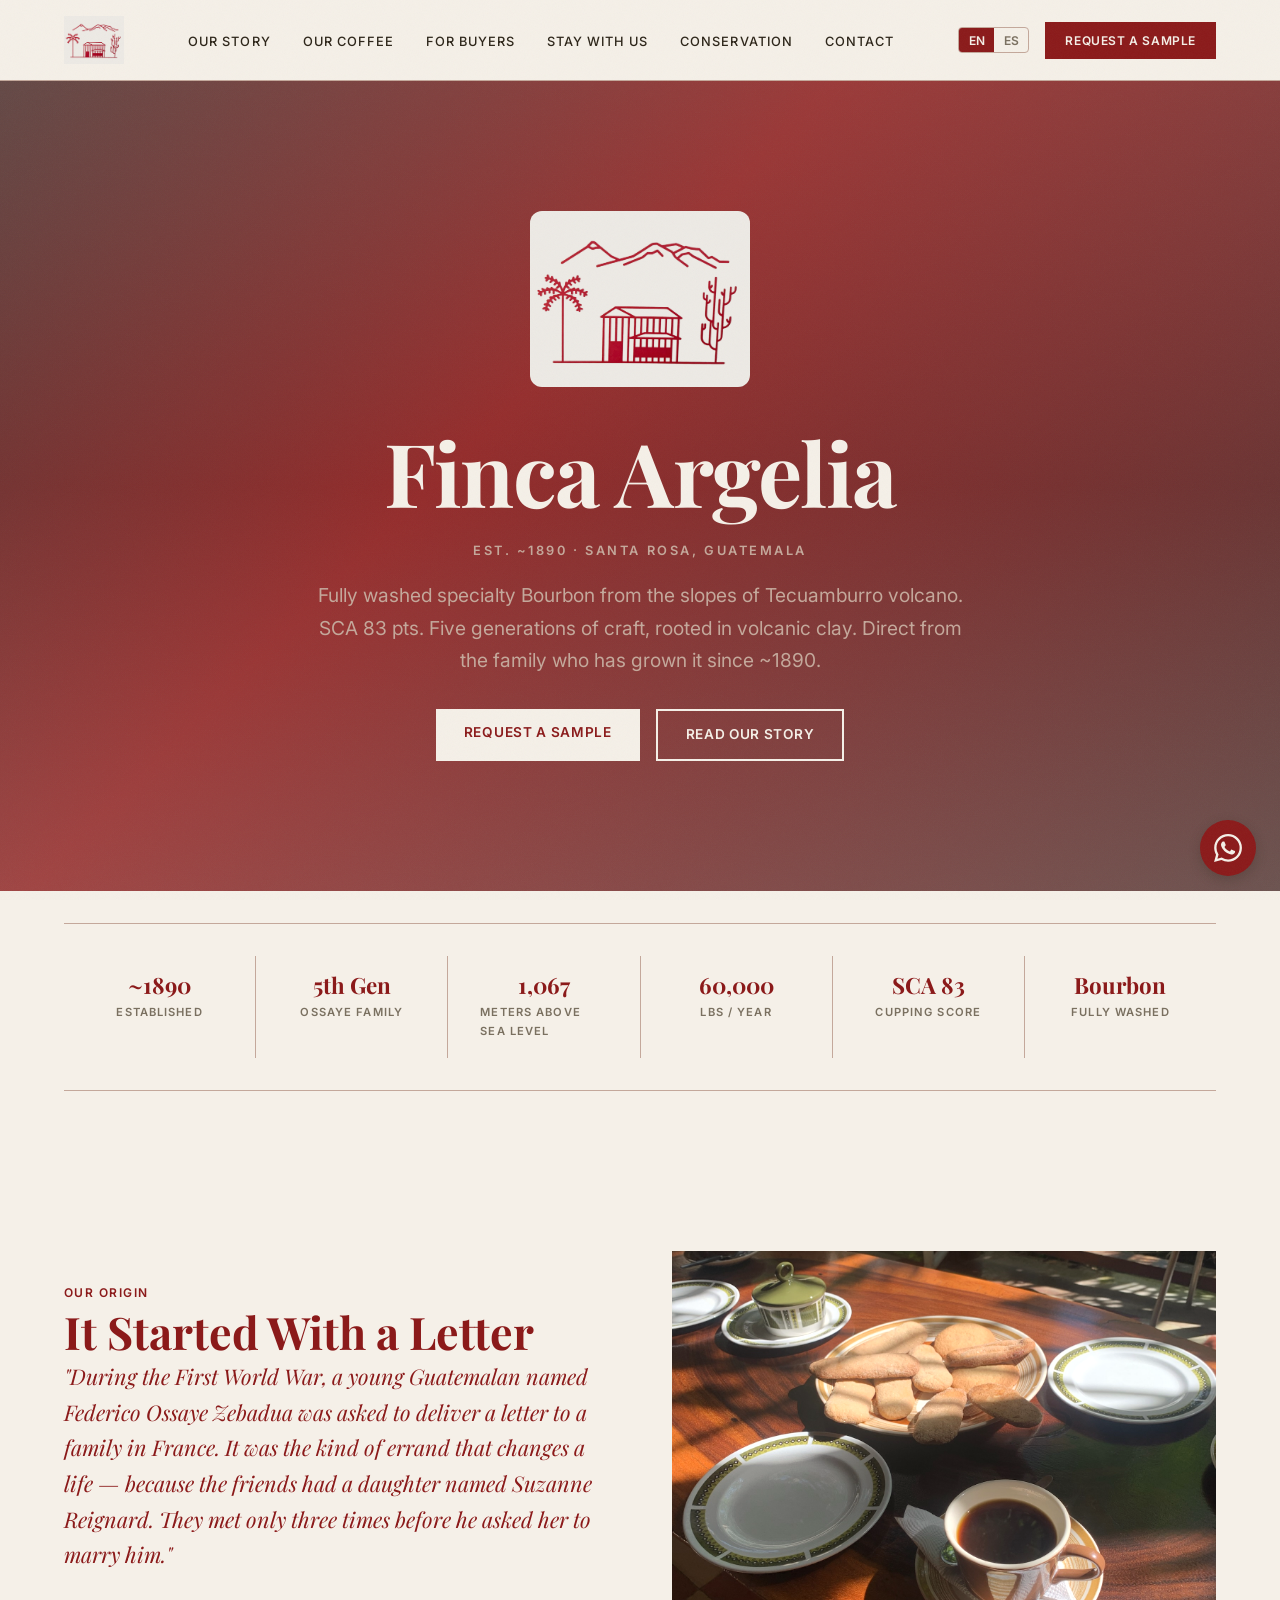
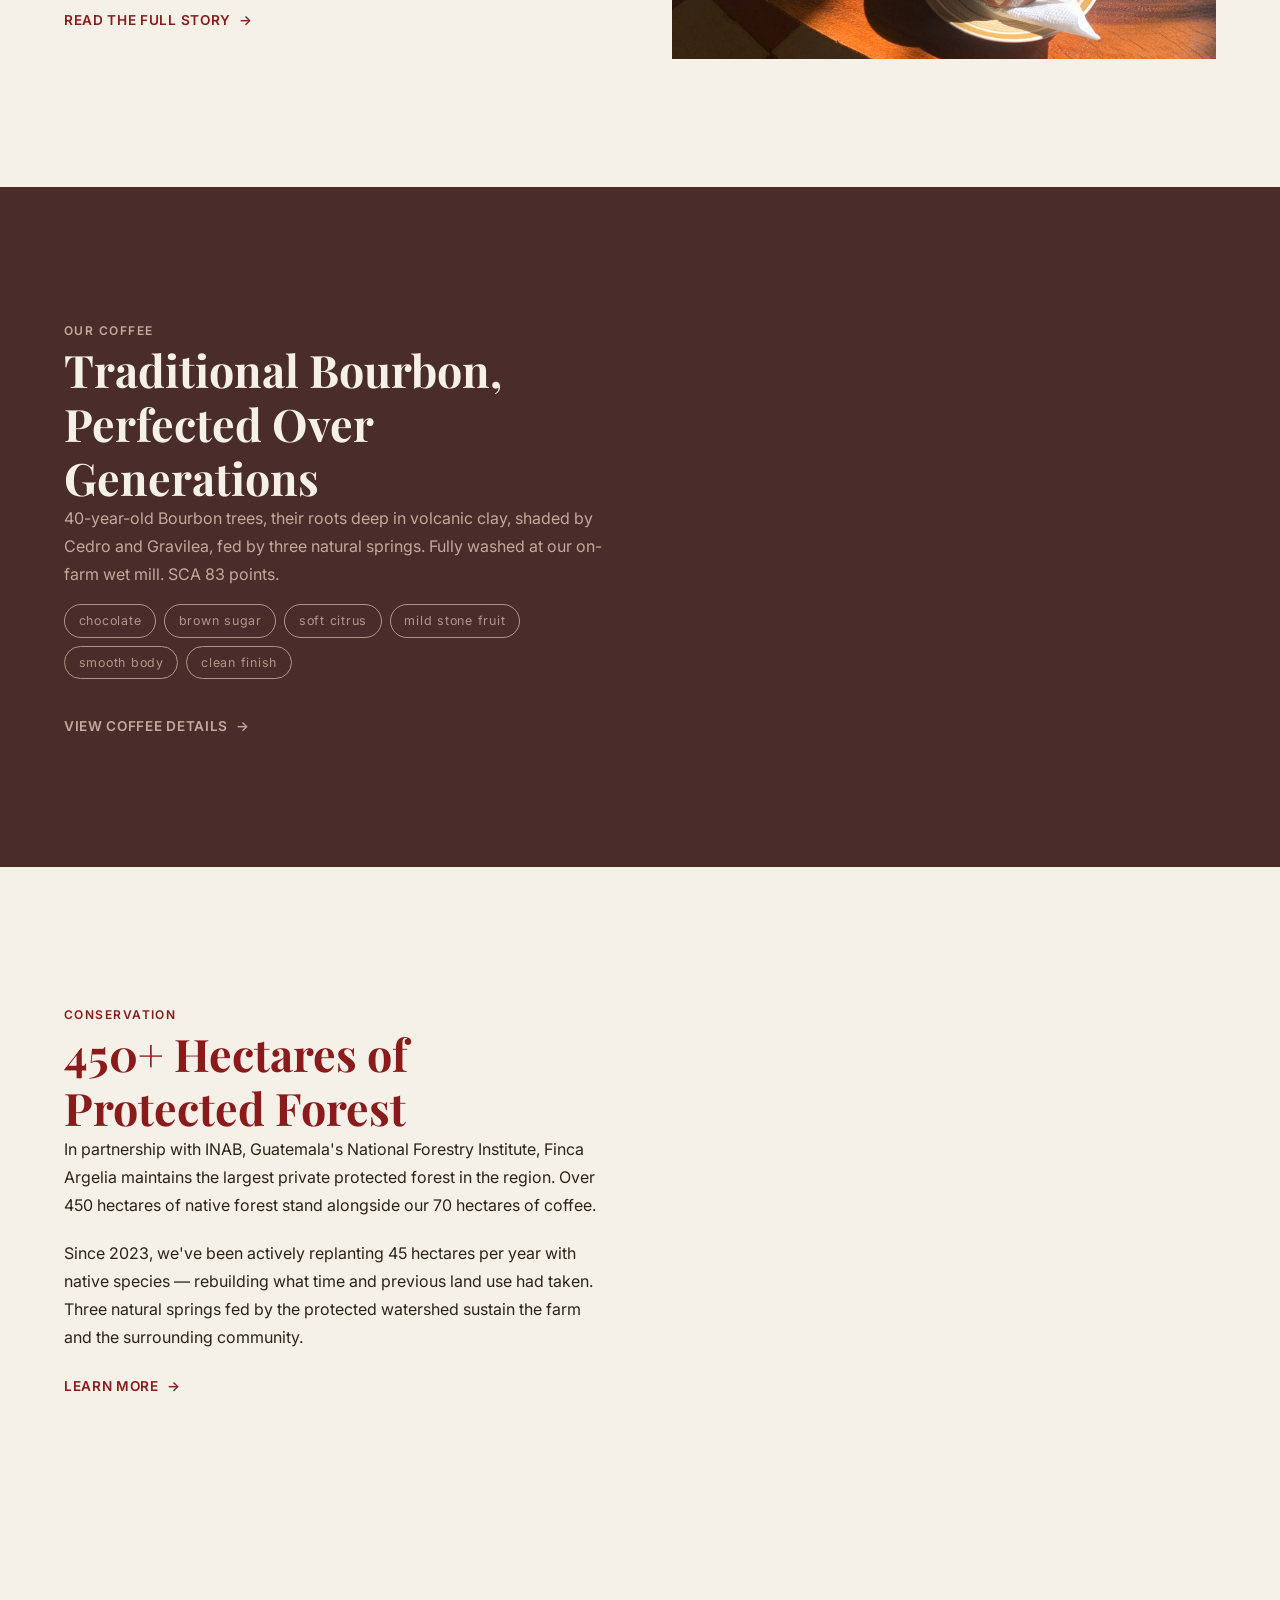
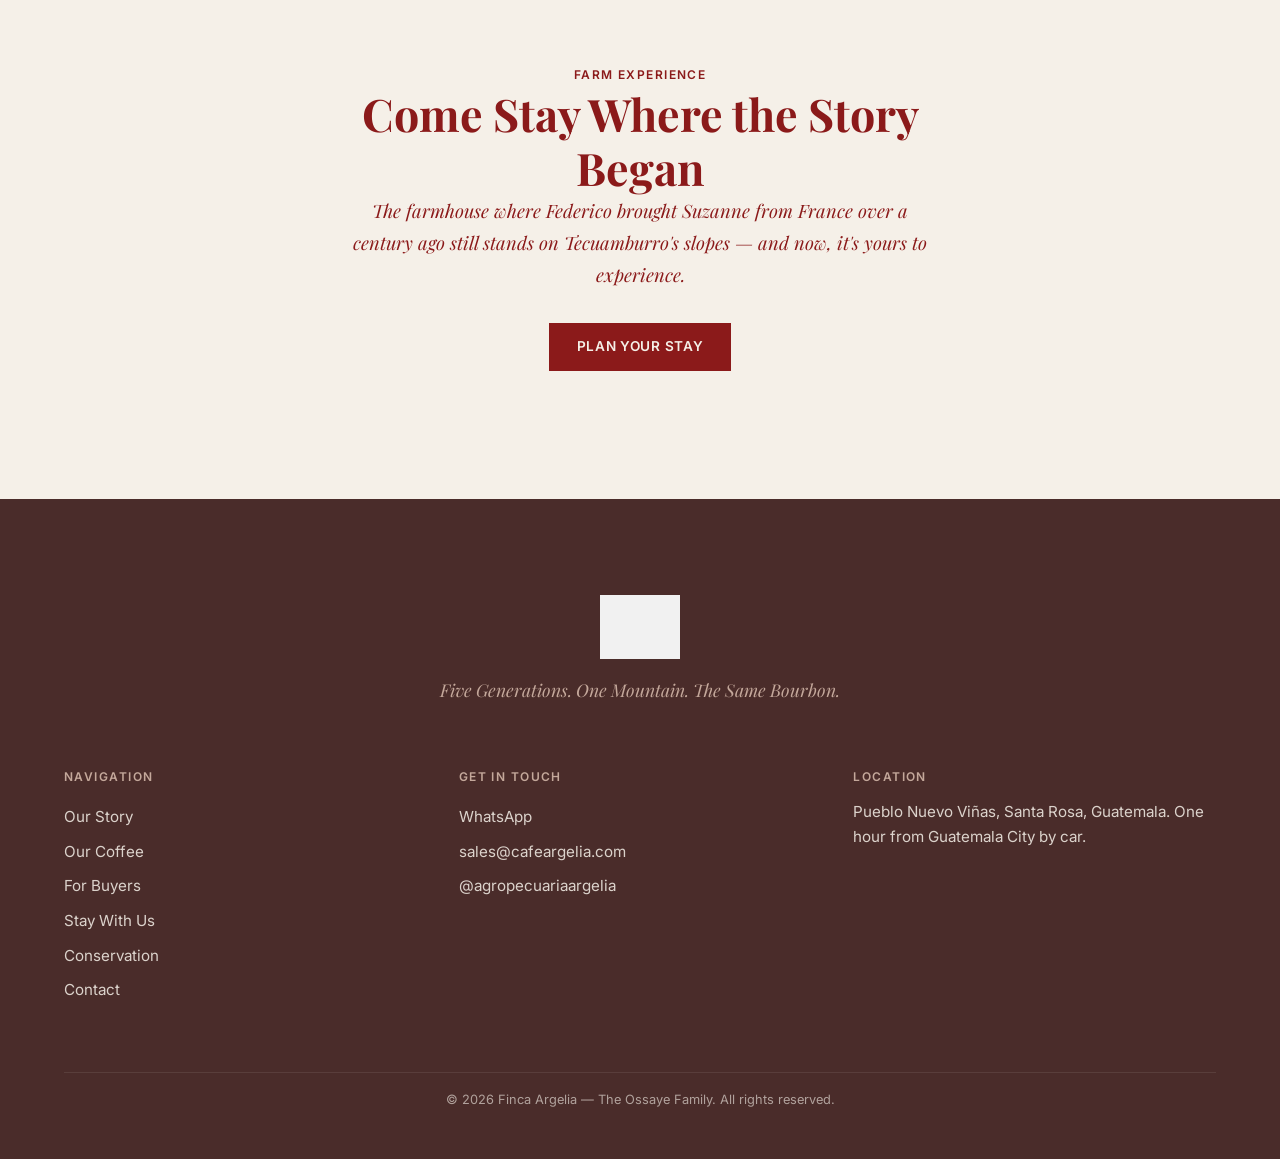
<file: site/index.html>
<!DOCTYPE html>
<html lang="en">
<head>
  <meta charset="UTF-8">
  <meta name="viewport" content="width=device-width, initial-scale=1.0">
  <title>Finca Argelia | Five Generations of Bourbon | Santa Rosa, Guatemala</title>
  <meta name="description" content="Specialty Bourbon coffee from a 135-year-old family farm on Tecuamburro volcano. SCA 83 pts, fully washed, direct from the Ossaye family. Request a sample.">
  <meta property="og:title" content="Finca Argelia | Five Generations of Bourbon">
  <meta property="og:description" content="Five generations of specialty Bourbon coffee from Tecuamburro volcano, Guatemala.">
  <meta property="og:image" content="images/photos/View.jpeg">
  <meta property="og:type" content="website">
  <meta name="twitter:card" content="summary_large_image">
  <link rel="preconnect" href="https://fonts.googleapis.com">
  <link rel="preconnect" href="https://fonts.gstatic.com" crossorigin>
  <link href="https://fonts.googleapis.com/css2?family=Inter:wght@400;500;600&family=Playfair+Display:ital,wght@0,700;1,400&display=swap" rel="stylesheet">
  <link rel="stylesheet" href="css/variables.css">
  <link rel="stylesheet" href="css/base.css">
  <link rel="stylesheet" href="css/layout.css">
  <link rel="stylesheet" href="css/components.css">
  <link rel="stylesheet" href="css/pages.css">
  <link rel="stylesheet" href="css/responsive.css">
</head>
<body>

  <!-- Navigation -->
  <nav class="nav" role="navigation" aria-label="Main navigation">
    <div class="nav__inner">
      <a href="index.html" class="nav__logo">
        <img src="images/logo.png" alt="Finca Argelia" width="180" height="48">
      </a>
      <ul class="nav__links">
        <li><a href="about.html" data-i18n="nav.about">Our Story</a></li>
        <li><a href="coffee.html" data-i18n="nav.coffee">Our Coffee</a></li>
        <li><a href="buyers.html" data-i18n="nav.buyers">For Buyers</a></li>
        <li><a href="stay.html" data-i18n="nav.stay">Stay With Us</a></li>
        <li><a href="conservation.html" data-i18n="nav.conservation">Conservation</a></li>
        <li><a href="contact.html" data-i18n="nav.contact">Contact</a></li>
      </ul>
      <div class="nav__right">
        <div class="lang-toggle">
          <button class="active" data-lang="en">EN</button>
          <button data-lang="es">ES</button>
        </div>
        <a href="contact.html" class="btn btn--primary btn--small" data-i18n="nav.cta">Request a Sample</a>
        <button class="nav__hamburger" aria-label="Toggle menu">
          <span></span>
          <span></span>
          <span></span>
        </button>
      </div>
    </div>
  </nav>

  <!-- Mobile Menu -->
  <div class="nav__mobile" role="dialog" aria-label="Mobile navigation">
    <a href="about.html" data-i18n="nav.about">Our Story</a>
    <a href="coffee.html" data-i18n="nav.coffee">Our Coffee</a>
    <a href="buyers.html" data-i18n="nav.buyers">For Buyers</a>
    <a href="stay.html" data-i18n="nav.stay">Stay With Us</a>
    <a href="conservation.html" data-i18n="nav.conservation">Conservation</a>
    <a href="contact.html" data-i18n="nav.contact">Contact</a>
    <div class="lang-toggle" style="margin-top: 1rem;">
      <button class="active" data-lang="en">EN</button>
      <button data-lang="es">ES</button>
    </div>
    <a href="contact.html" class="btn btn--primary" data-i18n="nav.cta">Request a Sample</a>
  </div>

  <!-- Hero -->
  <section class="hero home-hero">
    <div class="hero__bg"></div>
    <div class="hero__overlay"></div>
    <div class="hero__content">
      <img src="images/logo.png" alt="" class="hero__logo" aria-hidden="true">
      <h1 class="hero__title" data-i18n="home.hero.title">Finca Argelia</h1>
      <p class="hero__subtitle" data-i18n="home.hero.subtitle">Est. ~1890 &middot; Santa Rosa, Guatemala</p>
      <p class="hero__desc" data-i18n="home.hero.desc">Fully washed specialty Bourbon from the slopes of Tecuamburro volcano. SCA 83 pts. Five generations of craft, rooted in volcanic clay. Direct from the family who has grown it since ~1890.</p>
      <div class="hero__cta">
        <a href="contact.html" class="btn btn--primary" data-i18n="nav.cta">Request a Sample</a>
        <a href="about.html" class="btn btn--outline" data-i18n="home.hero.story">Read Our Story</a>
      </div>
    </div>
  </section>

  <!-- Stats Bar -->
  <section class="section" style="padding: var(--space-md) 0;">
    <div class="container">
      <div class="stats-bar fade-in">
        <div class="stats-bar__item">
          <span class="stats-bar__value">~1890</span>
          <span class="stats-bar__label" data-i18n="stats.est">Established</span>
        </div>
        <div class="stats-bar__item">
          <span class="stats-bar__value" data-i18n="stats.gen.value">5th Gen</span>
          <span class="stats-bar__label" data-i18n="stats.gen.label">Ossaye Family</span>
        </div>
        <div class="stats-bar__item">
          <span class="stats-bar__value">1,067</span>
          <span class="stats-bar__label" data-i18n="stats.alt">Meters Above Sea Level</span>
        </div>
        <div class="stats-bar__item">
          <span class="stats-bar__value">60,000</span>
          <span class="stats-bar__label" data-i18n="stats.prod">Lbs / Year</span>
        </div>
        <div class="stats-bar__item">
          <span class="stats-bar__value">SCA 83</span>
          <span class="stats-bar__label" data-i18n="stats.score">Cupping Score</span>
        </div>
        <div class="stats-bar__item">
          <span class="stats-bar__value" data-i18n="stats.varietal.value">Bourbon</span>
          <span class="stats-bar__label" data-i18n="stats.varietal.label">Fully Washed</span>
        </div>
      </div>
    </div>
  </section>

  <!-- Story Teaser -->
  <section class="section">
    <div class="container">
      <div class="story-teaser fade-in">
        <div class="story-teaser__text">
          <span class="label label--red" data-i18n="home.story.label">Our Origin</span>
          <h2 data-i18n="home.story.title">It Started With a Letter</h2>
          <p class="story-teaser__quote" data-i18n="home.story.quote">"During the First World War, a young Guatemalan named Federico Ossaye Zebadua was asked to deliver a letter to a family in France. It was the kind of errand that changes a life &mdash; because the friends had a daughter named Suzanne Reignard. They met only three times before he asked her to marry him."</p>
          <a href="about.html" class="link-arrow" data-i18n="home.story.link">Read the Full Story</a>
        </div>
        <div class="story-teaser__img">
          <img src="images/photos/Coffee Cup. house.jpeg" alt="Coffee served on the veranda of the historic Finca Argelia farmhouse" class="photo-warm" loading="lazy" decoding="async">
        </div>
      </div>
    </div>
  </section>

  <!-- Coffee Highlights -->
  <section class="section section--dark">
    <div class="container">
      <div class="grid-2 grid" style="align-items: center;">
        <div class="fade-in">
          <span class="label" style="color: var(--color-accent-light);" data-i18n="home.coffee.label">Our Coffee</span>
          <h2 data-i18n="home.coffee.title">Traditional Bourbon, Perfected Over Generations</h2>
          <p style="color: var(--color-accent-light); margin-bottom: var(--space-sm);" data-i18n="home.coffee.desc">40-year-old Bourbon trees, their roots deep in volcanic clay, shaded by Cedro and Gravilea, fed by three natural springs. Fully washed at our on-farm wet mill. SCA 83 points.</p>
          <div class="flavor-tags" data-i18n-html="home.coffee.notes"></div>
          <a href="coffee.html" class="link-arrow link-arrow--light" data-i18n="home.coffee.link">View Coffee Details</a>
        </div>
        <div class="aspect-4-3 fade-in">
          <img src="images/photos/coffee plant.jpeg" alt="Close-up of Bourbon coffee cherries on a 40-year-old tree at Finca Argelia" class="img-cover photo-warm" loading="lazy" decoding="async">
        </div>
      </div>
    </div>
  </section>

  <!-- Conservation Snapshot -->
  <section class="section">
    <div class="container">
      <div class="conservation fade-in">
        <div>
          <span class="label label--red" data-i18n="home.conservation.label">Conservation</span>
          <h2 data-i18n="home.conservation.title">450+ Hectares of Protected Forest</h2>
          <p data-i18n="home.conservation.p1">In partnership with INAB, Guatemala's National Forestry Institute, Finca Argelia maintains the largest private protected forest in the region. Over 450 hectares of native forest stand alongside our 70 hectares of coffee.</p>
          <p data-i18n="home.conservation.p2">Since 2023, we've been actively replanting 45 hectares per year with native species &mdash; rebuilding what time and previous land use had taken. Three natural springs fed by the protected watershed sustain the farm and the surrounding community.</p>
          <a href="conservation.html" class="link-arrow" data-i18n="home.conservation.link">Learn More</a>
        </div>
        <div class="conservation__img">
          <img src="images/photos/Natural Spring.jpeg" alt="Natural turquoise spring surrounded by protected forest at Finca Argelia" class="img-cover photo-warm" loading="lazy" decoding="async">
        </div>
      </div>
    </div>
  </section>

  <!-- Stay With Us Teaser -->
  <section class="stay-teaser fade-in">
    <div class="stay-teaser__bg">
      <img src="images/photos/house chairs.jpeg" alt="Historic farmhouse veranda at Finca Argelia" class="photo-warm" loading="lazy" decoding="async">
    </div>
    <div class="stay-teaser__overlay"></div>
    <div class="stay-teaser__content">
      <span class="label label--red" data-i18n="home.stay.label">Farm Experience</span>
      <h2 data-i18n="home.stay.title">Come Stay Where the Story Began</h2>
      <p class="serif-italic text-primary" style="font-size: 1.15rem; margin-bottom: var(--space-md);" data-i18n="home.stay.desc">The farmhouse where Federico brought Suzanne from France over a century ago still stands on Tecuamburro's slopes &mdash; and now, it's yours to experience.</p>
      <a href="stay.html" class="btn btn--primary" data-i18n="home.stay.cta">Plan Your Stay</a>
    </div>
  </section>

  <!-- Footer -->
  <footer class="footer">
    <div class="container">
      <div class="footer__top">
        <img src="images/logo.png" alt="Finca Argelia" class="footer__logo">
        <p class="footer__tagline" data-i18n="footer.tagline">Five Generations. One Mountain. The Same Bourbon.</p>
      </div>
      <div class="footer__grid">
        <div class="footer__col">
          <h4 data-i18n="footer.nav.title">Navigation</h4>
          <a href="about.html" data-i18n="nav.about">Our Story</a>
          <a href="coffee.html" data-i18n="nav.coffee">Our Coffee</a>
          <a href="buyers.html" data-i18n="nav.buyers">For Buyers</a>
          <a href="stay.html" data-i18n="nav.stay">Stay With Us</a>
          <a href="conservation.html" data-i18n="nav.conservation">Conservation</a>
          <a href="contact.html" data-i18n="nav.contact">Contact</a>
        </div>
        <div class="footer__col">
          <h4 data-i18n="footer.contact.title">Get in Touch</h4>
          <a href="https://wa.me/50230143506" target="_blank" rel="noopener">WhatsApp</a>
          <a href="mailto:sales@cafeargelia.com">sales@cafeargelia.com</a>
          <a href="https://instagram.com/agropecuariaargelia" target="_blank" rel="noopener">@agropecuariaargelia</a>
        </div>
        <div class="footer__col">
          <h4 data-i18n="footer.location.title">Location</h4>
          <p data-i18n="footer.location.desc">Pueblo Nuevo Vi&ntilde;as, Santa Rosa, Guatemala. One hour from Guatemala City by car.</p>
        </div>
      </div>
      <div class="footer__bottom">
        <p>&copy; 2026 Finca Argelia &mdash; The Ossaye Family. <span data-i18n="footer.rights">All rights reserved.</span></p>
      </div>
    </div>
  </footer>

  <!-- WhatsApp Float -->
  <a href="https://wa.me/50230143506" class="whatsapp-float" target="_blank" rel="noopener" aria-label="Contact us on WhatsApp">
    <svg viewBox="0 0 24 24" xmlns="http://www.w3.org/2000/svg"><path d="M17.472 14.382c-.297-.149-1.758-.867-2.03-.967-.273-.099-.471-.148-.67.15-.197.297-.767.966-.94 1.164-.173.199-.347.223-.644.075-.297-.15-1.255-.463-2.39-1.475-.883-.788-1.48-1.761-1.653-2.059-.173-.297-.018-.458.13-.606.134-.133.298-.347.446-.52.149-.174.198-.298.298-.497.099-.198.05-.371-.025-.52-.075-.149-.669-1.612-.916-2.207-.242-.579-.487-.5-.669-.51-.173-.008-.371-.01-.57-.01-.198 0-.52.074-.792.372-.272.297-1.04 1.016-1.04 2.479 0 1.462 1.065 2.875 1.213 3.074.149.198 2.096 3.2 5.077 4.487.709.306 1.262.489 1.694.625.712.227 1.36.195 1.871.118.571-.085 1.758-.719 2.006-1.413.248-.694.248-1.289.173-1.413-.074-.124-.272-.198-.57-.347m-5.421 7.403h-.004a9.87 9.87 0 01-5.031-1.378l-.361-.214-3.741.982.998-3.648-.235-.374a9.86 9.86 0 01-1.51-5.26c.001-5.45 4.436-9.884 9.888-9.884 2.64 0 5.122 1.03 6.988 2.898a9.825 9.825 0 012.893 6.994c-.003 5.45-4.437 9.884-9.885 9.884m8.413-18.297A11.815 11.815 0 0012.05 0C5.495 0 .16 5.335.157 11.892c0 2.096.547 4.142 1.588 5.945L.057 24l6.305-1.654a11.882 11.882 0 005.683 1.448h.005c6.554 0 11.89-5.335 11.893-11.893a11.821 11.821 0 00-3.48-8.413z"/></svg>
  </a>

  <script src="js/main.js"></script>
  <script src="js/i18n.js"></script>
</body>
</html>
</file>
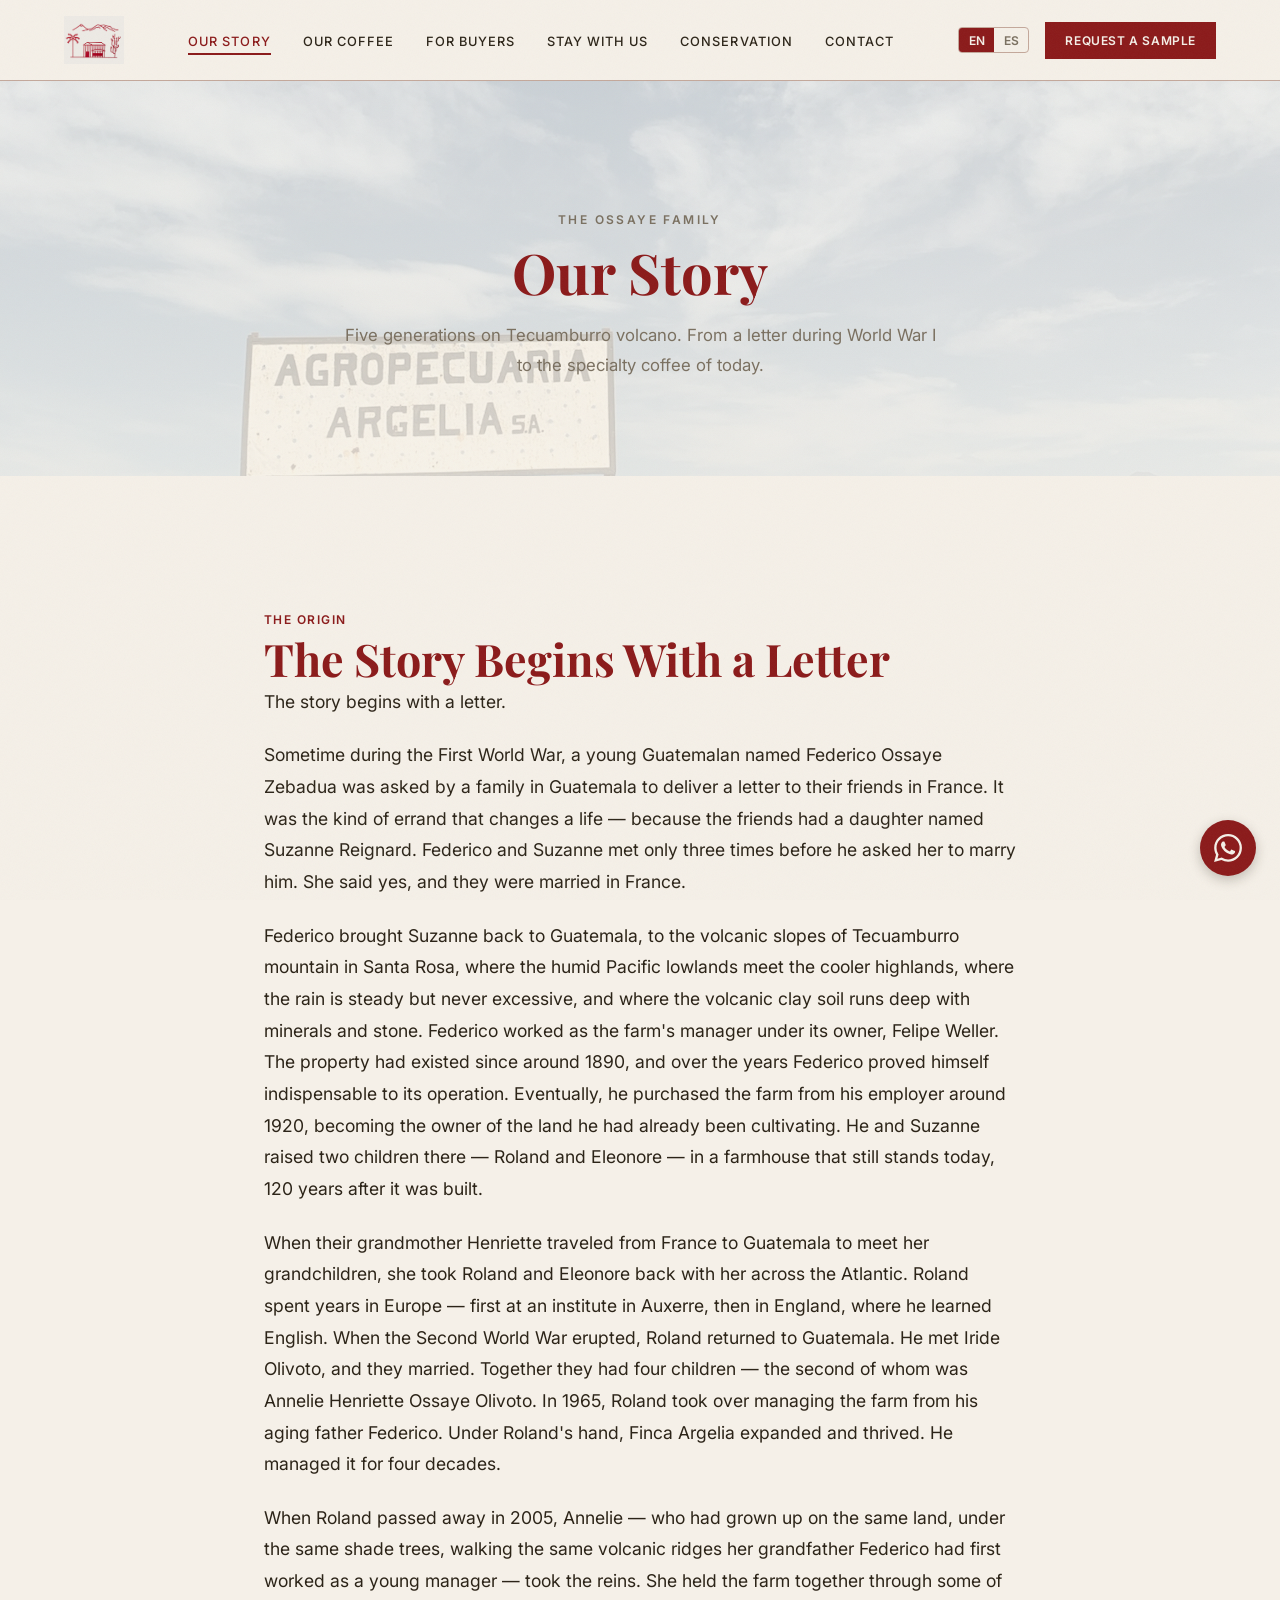
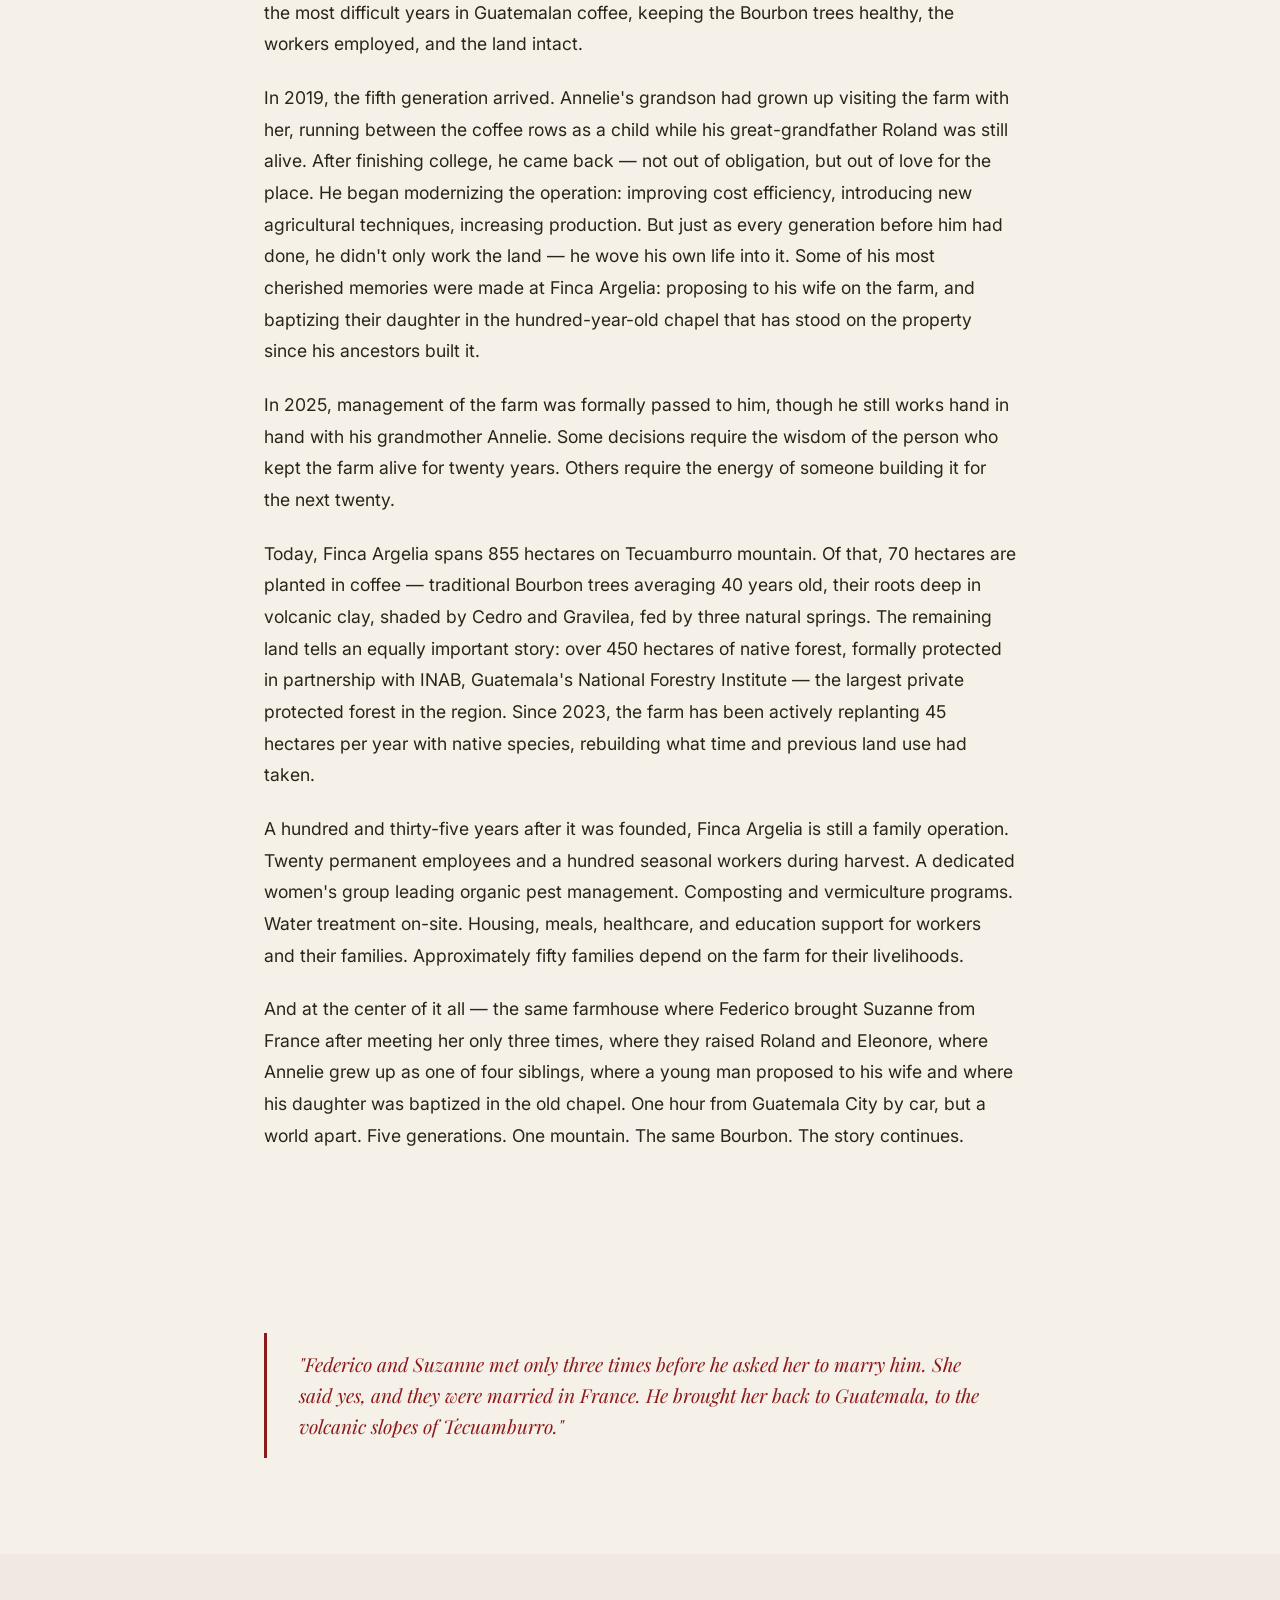
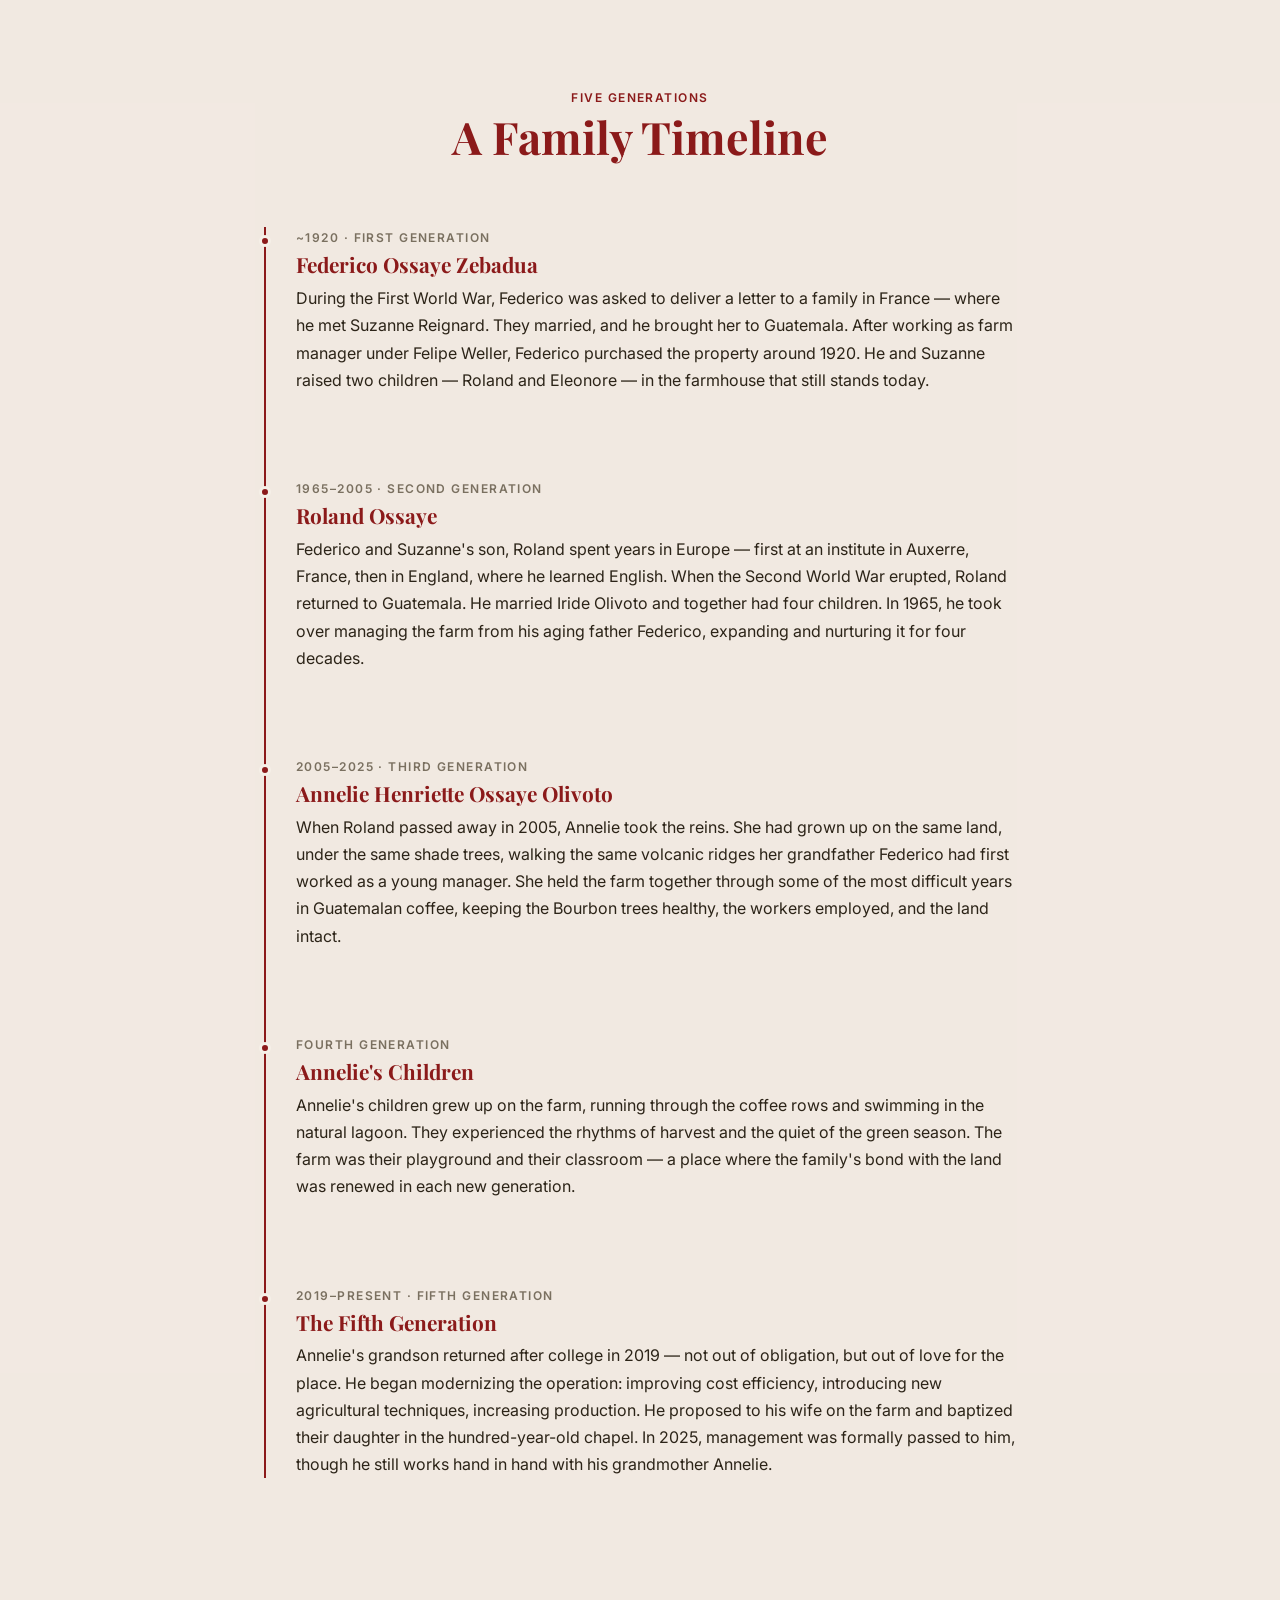
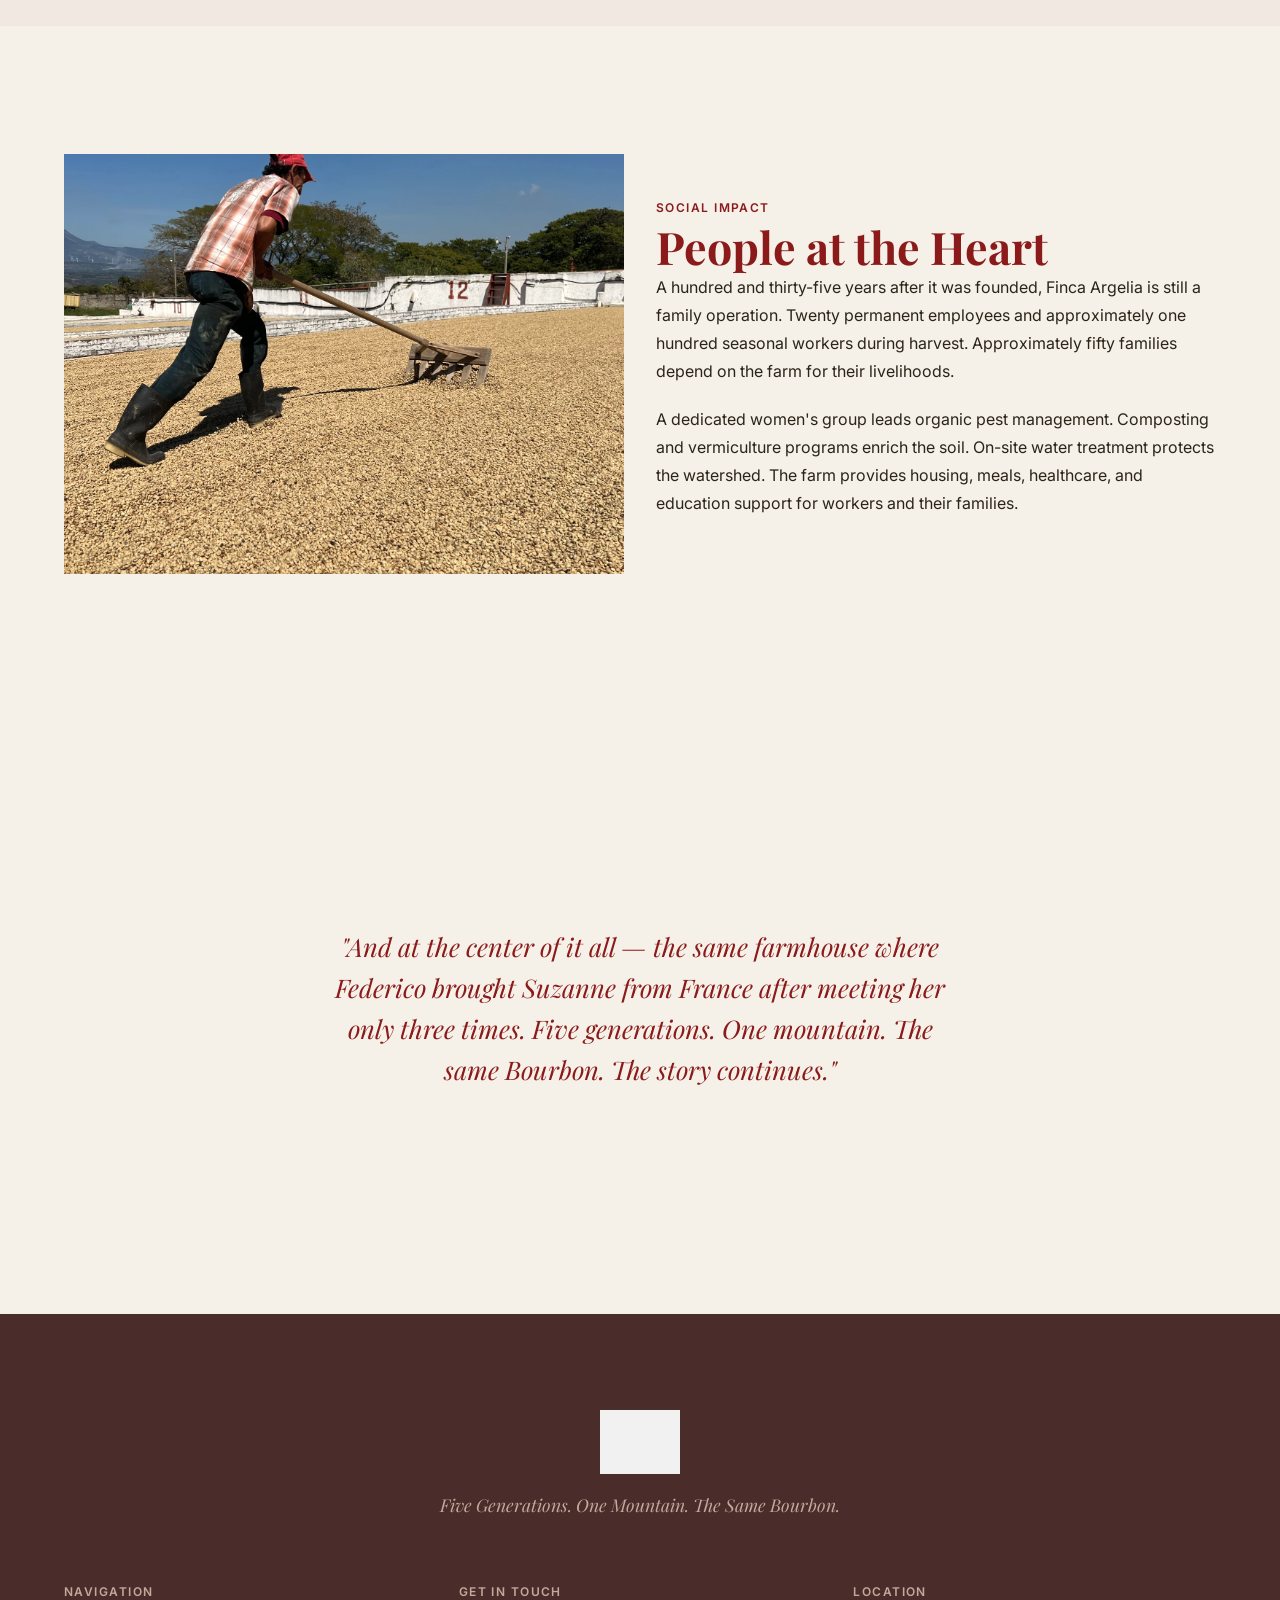
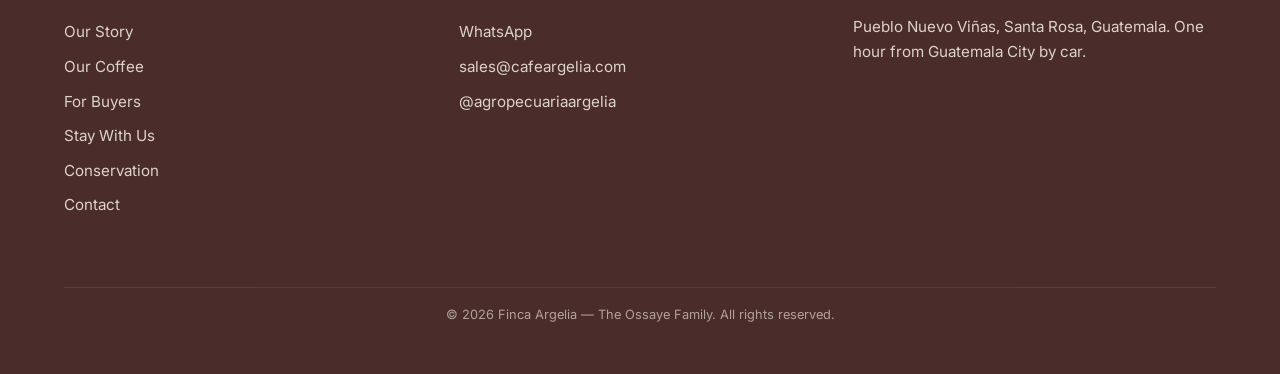
<file: site/about.html>
<!DOCTYPE html>
<html lang="en">
<head>
  <meta charset="UTF-8">
  <meta name="viewport" content="width=device-width, initial-scale=1.0">
  <title>Our Story | Finca Argelia | Five Generations on Tecuamburro</title>
  <meta name="description" content="The Ossaye family story: from a letter during WWI to five generations of coffee farming on Tecuamburro volcano. 855 hectares, 450+ hectares of protected forest.">
  <meta property="og:title" content="Our Story | Finca Argelia">
  <meta property="og:description" content="Five generations of the Ossaye family on Tecuamburro volcano.">
  <meta property="og:image" content="images/photos/View.jpeg">
  <meta property="og:type" content="website">
  <link rel="preconnect" href="https://fonts.googleapis.com">
  <link rel="preconnect" href="https://fonts.gstatic.com" crossorigin>
  <link href="https://fonts.googleapis.com/css2?family=Inter:wght@400;500;600&family=Playfair+Display:ital,wght@0,700;1,400&display=swap" rel="stylesheet">
  <link rel="stylesheet" href="css/variables.css">
  <link rel="stylesheet" href="css/base.css">
  <link rel="stylesheet" href="css/layout.css">
  <link rel="stylesheet" href="css/components.css">
  <link rel="stylesheet" href="css/pages.css">
  <link rel="stylesheet" href="css/responsive.css">
</head>
<body>

  <!-- Navigation -->
  <nav class="nav" role="navigation" aria-label="Main navigation">
    <div class="nav__inner">
      <a href="index.html" class="nav__logo">
        <img src="images/logo.png" alt="Finca Argelia" width="180" height="48">
      </a>
      <ul class="nav__links">
        <li><a href="about.html" data-i18n="nav.about">Our Story</a></li>
        <li><a href="coffee.html" data-i18n="nav.coffee">Our Coffee</a></li>
        <li><a href="buyers.html" data-i18n="nav.buyers">For Buyers</a></li>
        <li><a href="stay.html" data-i18n="nav.stay">Stay With Us</a></li>
        <li><a href="conservation.html" data-i18n="nav.conservation">Conservation</a></li>
        <li><a href="contact.html" data-i18n="nav.contact">Contact</a></li>
      </ul>
      <div class="nav__right">
        <div class="lang-toggle">
          <button class="active" data-lang="en">EN</button>
          <button data-lang="es">ES</button>
        </div>
        <a href="contact.html" class="btn btn--primary btn--small" data-i18n="nav.cta">Request a Sample</a>
        <button class="nav__hamburger" aria-label="Toggle menu">
          <span></span><span></span><span></span>
        </button>
      </div>
    </div>
  </nav>

  <div class="nav__mobile" role="dialog" aria-label="Mobile navigation">
    <a href="about.html" data-i18n="nav.about">Our Story</a>
    <a href="coffee.html" data-i18n="nav.coffee">Our Coffee</a>
    <a href="buyers.html" data-i18n="nav.buyers">For Buyers</a>
    <a href="stay.html" data-i18n="nav.stay">Stay With Us</a>
    <a href="conservation.html" data-i18n="nav.conservation">Conservation</a>
    <a href="contact.html" data-i18n="nav.contact">Contact</a>
    <div class="lang-toggle" style="margin-top: 1rem;">
      <button class="active" data-lang="en">EN</button>
      <button data-lang="es">ES</button>
    </div>
    <a href="contact.html" class="btn btn--primary" data-i18n="nav.cta">Request a Sample</a>
  </div>

  <!-- Page Header -->
  <section class="page-header">
    <div class="page-header__bg">
      <img src="images/photos/View.jpeg" alt="Tecuamburro volcano landscape" class="photo-warm" fetchpriority="high">
    </div>
    <div class="page-header__overlay"></div>
    <div class="page-header__content">
      <p class="page-header__label" data-i18n="about.header.label">The Ossaye Family</p>
      <h1 class="page-header__title" data-i18n="about.header.title">Our Story</h1>
      <p class="page-header__desc" data-i18n="about.header.desc">Five generations on Tecuamburro volcano. From a letter during World War I to the specialty coffee of today.</p>
    </div>
  </section>

  <!-- The Origin -->
  <section class="section">
    <div class="container container--narrow">
      <div class="about-intro fade-in">
        <span class="label label--red" data-i18n="about.origin.label">The Origin</span>
        <h2 data-i18n="about.origin.title">The Story Begins With a Letter</h2>
        <p data-i18n="about.origin.p1">The story begins with a letter.</p>
        <p data-i18n="about.origin.p2">Sometime during the First World War, a young Guatemalan named Federico Ossaye Zebadua was asked by a family in Guatemala to deliver a letter to their friends in France. It was the kind of errand that changes a life &mdash; because the friends had a daughter named Suzanne Reignard. Federico and Suzanne met only three times before he asked her to marry him. She said yes, and they were married in France.</p>
        <p data-i18n="about.origin.p3">Federico brought Suzanne back to Guatemala, to the volcanic slopes of Tecuamburro mountain in Santa Rosa, where the humid Pacific lowlands meet the cooler highlands, where the rain is steady but never excessive, and where the volcanic clay soil runs deep with minerals and stone. Federico worked as the farm&rsquo;s manager under its owner, Felipe Weller. The property had existed since around 1890, and over the years Federico proved himself indispensable to its operation. Eventually, he purchased the farm from his employer around 1920, becoming the owner of the land he had already been cultivating. He and Suzanne raised two children there &mdash; Roland and Eleonore &mdash; in a farmhouse that still stands today, 120 years after it was built.</p>
        <p data-i18n="about.origin.p4">When their grandmother Henriette traveled from France to Guatemala to meet her grandchildren, she took Roland and Eleonore back with her across the Atlantic. Roland spent years in Europe &mdash; first at an institute in Auxerre, then in England, where he learned English. When the Second World War erupted, Roland returned to Guatemala. He met Iride Olivoto, and they married. Together they had four children &mdash; the second of whom was Annelie Henriette Ossaye Olivoto. In 1965, Roland took over managing the farm from his aging father Federico. Under Roland&rsquo;s hand, Finca Argelia expanded and thrived. He managed it for four decades.</p>
        <p data-i18n="about.origin.p5">When Roland passed away in 2005, Annelie &mdash; who had grown up on the same land, under the same shade trees, walking the same volcanic ridges her grandfather Federico had first worked as a young manager &mdash; took the reins. She held the farm together through some of the most difficult years in Guatemalan coffee, keeping the Bourbon trees healthy, the workers employed, and the land intact.</p>
        <p data-i18n="about.origin.p6">In 2019, the fifth generation arrived. Annelie&rsquo;s grandson had grown up visiting the farm with her, running between the coffee rows as a child while his great-grandfather Roland was still alive. After finishing college, he came back &mdash; not out of obligation, but out of love for the place. He began modernizing the operation: improving cost efficiency, introducing new agricultural techniques, increasing production. But just as every generation before him had done, he didn&rsquo;t only work the land &mdash; he wove his own life into it. Some of his most cherished memories were made at Finca Argelia: proposing to his wife on the farm, and baptizing their daughter in the hundred-year-old chapel that has stood on the property since his ancestors built it.</p>
        <p data-i18n="about.origin.p7">In 2025, management of the farm was formally passed to him, though he still works hand in hand with his grandmother Annelie. Some decisions require the wisdom of the person who kept the farm alive for twenty years. Others require the energy of someone building it for the next twenty.</p>
        <p data-i18n="about.origin.p8">Today, Finca Argelia spans 855 hectares on Tecuamburro mountain. Of that, 70 hectares are planted in coffee &mdash; traditional Bourbon trees averaging 40 years old, their roots deep in volcanic clay, shaded by Cedro and Gravilea, fed by three natural springs. The remaining land tells an equally important story: over 450 hectares of native forest, formally protected in partnership with INAB, Guatemala&rsquo;s National Forestry Institute &mdash; the largest private protected forest in the region. Since 2023, the farm has been actively replanting 45 hectares per year with native species, rebuilding what time and previous land use had taken.</p>
        <p data-i18n="about.origin.p9">A hundred and thirty-five years after it was founded, Finca Argelia is still a family operation. Twenty permanent employees and a hundred seasonal workers during harvest. A dedicated women&rsquo;s group leading organic pest management. Composting and vermiculture programs. Water treatment on-site. Housing, meals, healthcare, and education support for workers and their families. Approximately fifty families depend on the farm for their livelihoods.</p>
        <p data-i18n="about.origin.p10">And at the center of it all &mdash; the same farmhouse where Federico brought Suzanne from France after meeting her only three times, where they raised Roland and Eleonore, where Annelie grew up as one of four siblings, where a young man proposed to his wife and where his daughter was baptized in the old chapel. One hour from Guatemala City by car, but a world apart. Five generations. One mountain. The same Bourbon. The story continues.</p>
      </div>
    </div>
  </section>

  <!-- Pull Quote -->
  <section style="padding: 0 0 var(--space-lg);">
    <div class="container container--narrow">
      <div class="pull-quote fade-in">
        <p data-i18n="about.quote1">"Federico and Suzanne met only three times before he asked her to marry him. She said yes, and they were married in France. He brought her back to Guatemala, to the volcanic slopes of Tecuamburro."</p>
      </div>
    </div>
  </section>

  <!-- Generational Timeline -->
  <section class="section" style="background: rgba(139, 26, 26, 0.03);">
    <div class="container container--narrow">
      <div class="text-center fade-in" style="margin-bottom: var(--space-lg);">
        <span class="label label--red" data-i18n="about.timeline.label">Five Generations</span>
        <h2 data-i18n="about.timeline.title">A Family Timeline</h2>
      </div>

      <div class="timeline fade-in">
        <div class="timeline__item">
          <p class="timeline__date" data-i18n="about.gen1.date">~1920 &middot; First Generation</p>
          <h3 class="timeline__title" data-i18n="about.gen1.name">Federico Ossaye Zebadua</h3>
          <p class="timeline__text" data-i18n="about.gen1.text">During the First World War, Federico was asked to deliver a letter to a family in France &mdash; where he met Suzanne Reignard. They married, and he brought her to Guatemala. After working as farm manager under Felipe Weller, Federico purchased the property around 1920. He and Suzanne raised two children &mdash; Roland and Eleonore &mdash; in the farmhouse that still stands today.</p>
        </div>

        <div class="timeline__item">
          <p class="timeline__date" data-i18n="about.gen2.date">1965&ndash;2005 &middot; Second Generation</p>
          <h3 class="timeline__title" data-i18n="about.gen2.name">Roland Ossaye</h3>
          <p class="timeline__text" data-i18n="about.gen2.text">Federico and Suzanne&rsquo;s son, Roland spent years in Europe &mdash; first at an institute in Auxerre, France, then in England, where he learned English. When the Second World War erupted, Roland returned to Guatemala. He married Iride Olivoto and together had four children. In 1965, he took over managing the farm from his aging father Federico, expanding and nurturing it for four decades.</p>
        </div>

        <div class="timeline__item">
          <p class="timeline__date" data-i18n="about.gen3.date">2005&ndash;2025 &middot; Third Generation</p>
          <h3 class="timeline__title" data-i18n="about.gen3.name">Annelie Henriette Ossaye Olivoto</h3>
          <p class="timeline__text" data-i18n="about.gen3.text">When Roland passed away in 2005, Annelie took the reins. She had grown up on the same land, under the same shade trees, walking the same volcanic ridges her grandfather Federico had first worked as a young manager. She held the farm together through some of the most difficult years in Guatemalan coffee, keeping the Bourbon trees healthy, the workers employed, and the land intact.</p>
        </div>

        <div class="timeline__item">
          <p class="timeline__date" data-i18n="about.gen4.date">Fourth Generation</p>
          <h3 class="timeline__title" data-i18n="about.gen4.name">Annelie&rsquo;s Children</h3>
          <p class="timeline__text" data-i18n="about.gen4.text">Annelie&rsquo;s children grew up on the farm, running through the coffee rows and swimming in the natural lagoon. They experienced the rhythms of harvest and the quiet of the green season. The farm was their playground and their classroom &mdash; a place where the family&rsquo;s bond with the land was renewed in each new generation.</p>
        </div>

        <div class="timeline__item">
          <p class="timeline__date" data-i18n="about.gen5.date">2019&ndash;Present &middot; Fifth Generation</p>
          <h3 class="timeline__title" data-i18n="about.gen5.name">The Fifth Generation</h3>
          <p class="timeline__text" data-i18n="about.gen5.text">Annelie&rsquo;s grandson returned after college in 2019 &mdash; not out of obligation, but out of love for the place. He began modernizing the operation: improving cost efficiency, introducing new agricultural techniques, increasing production. He proposed to his wife on the farm and baptized their daughter in the hundred-year-old chapel. In 2025, management was formally passed to him, though he still works hand in hand with his grandmother Annelie.</p>
        </div>
      </div>
    </div>
  </section>

  <!-- Social Impact -->
  <section class="section">
    <div class="container">
      <div class="grid-2 grid fade-in" style="align-items: center;">
        <div class="aspect-4-3">
          <img src="images/photos/Worker.jpeg" alt="Farm worker raking coffee on the drying patio at Finca Argelia" class="img-cover photo-warm" loading="lazy" decoding="async">
        </div>
        <div>
          <span class="label label--red" data-i18n="about.impact.label">Social Impact</span>
          <h2 data-i18n="about.impact.title">People at the Heart</h2>
          <p data-i18n="about.impact.p1">A hundred and thirty-five years after it was founded, Finca Argelia is still a family operation. Twenty permanent employees and approximately one hundred seasonal workers during harvest. Approximately fifty families depend on the farm for their livelihoods.</p>
          <p data-i18n="about.impact.p2">A dedicated women's group leads organic pest management. Composting and vermiculture programs enrich the soil. On-site water treatment protects the watershed. The farm provides housing, meals, healthcare, and education support for workers and their families.</p>
        </div>
      </div>
    </div>
  </section>

  <!-- Closing Quote -->
  <section class="section" style="padding-bottom: var(--space-2xl);">
    <div class="container container--narrow">
      <div class="pull-quote fade-in" style="text-align: center; border-left: none; padding: var(--space-lg);">
        <p style="font-size: clamp(1.2rem, 2.5vw, 1.6rem);" data-i18n="about.closing">"And at the center of it all &mdash; the same farmhouse where Federico brought Suzanne from France after meeting her only three times. Five generations. One mountain. The same Bourbon. The story continues."</p>
      </div>
    </div>
  </section>

  <!-- Footer -->
  <footer class="footer">
    <div class="container">
      <div class="footer__top">
        <img src="images/logo.png" alt="Finca Argelia" class="footer__logo">
        <p class="footer__tagline" data-i18n="footer.tagline">Five Generations. One Mountain. The Same Bourbon.</p>
      </div>
      <div class="footer__grid">
        <div class="footer__col">
          <h4 data-i18n="footer.nav.title">Navigation</h4>
          <a href="about.html" data-i18n="nav.about">Our Story</a>
          <a href="coffee.html" data-i18n="nav.coffee">Our Coffee</a>
          <a href="buyers.html" data-i18n="nav.buyers">For Buyers</a>
          <a href="stay.html" data-i18n="nav.stay">Stay With Us</a>
          <a href="conservation.html" data-i18n="nav.conservation">Conservation</a>
          <a href="contact.html" data-i18n="nav.contact">Contact</a>
        </div>
        <div class="footer__col">
          <h4 data-i18n="footer.contact.title">Get in Touch</h4>
          <a href="https://wa.me/50230143506" target="_blank" rel="noopener">WhatsApp</a>
          <a href="mailto:sales@cafeargelia.com">sales@cafeargelia.com</a>
          <a href="https://instagram.com/agropecuariaargelia" target="_blank" rel="noopener">@agropecuariaargelia</a>
        </div>
        <div class="footer__col">
          <h4 data-i18n="footer.location.title">Location</h4>
          <p data-i18n="footer.location.desc">Pueblo Nuevo Vi&ntilde;as, Santa Rosa, Guatemala. One hour from Guatemala City by car.</p>
        </div>
      </div>
      <div class="footer__bottom">
        <p>&copy; 2026 Finca Argelia &mdash; The Ossaye Family. <span data-i18n="footer.rights">All rights reserved.</span></p>
      </div>
    </div>
  </footer>

  <a href="https://wa.me/50230143506" class="whatsapp-float" target="_blank" rel="noopener" aria-label="Contact us on WhatsApp">
    <svg viewBox="0 0 24 24" xmlns="http://www.w3.org/2000/svg"><path d="M17.472 14.382c-.297-.149-1.758-.867-2.03-.967-.273-.099-.471-.148-.67.15-.197.297-.767.966-.94 1.164-.173.199-.347.223-.644.075-.297-.15-1.255-.463-2.39-1.475-.883-.788-1.48-1.761-1.653-2.059-.173-.297-.018-.458.13-.606.134-.133.298-.347.446-.52.149-.174.198-.298.298-.497.099-.198.05-.371-.025-.52-.075-.149-.669-1.612-.916-2.207-.242-.579-.487-.5-.669-.51-.173-.008-.371-.01-.57-.01-.198 0-.52.074-.792.372-.272.297-1.04 1.016-1.04 2.479 0 1.462 1.065 2.875 1.213 3.074.149.198 2.096 3.2 5.077 4.487.709.306 1.262.489 1.694.625.712.227 1.36.195 1.871.118.571-.085 1.758-.719 2.006-1.413.248-.694.248-1.289.173-1.413-.074-.124-.272-.198-.57-.347m-5.421 7.403h-.004a9.87 9.87 0 01-5.031-1.378l-.361-.214-3.741.982.998-3.648-.235-.374a9.86 9.86 0 01-1.51-5.26c.001-5.45 4.436-9.884 9.888-9.884 2.64 0 5.122 1.03 6.988 2.898a9.825 9.825 0 012.893 6.994c-.003 5.45-4.437 9.884-9.885 9.884m8.413-18.297A11.815 11.815 0 0012.05 0C5.495 0 .16 5.335.157 11.892c0 2.096.547 4.142 1.588 5.945L.057 24l6.305-1.654a11.882 11.882 0 005.683 1.448h.005c6.554 0 11.89-5.335 11.893-11.893a11.821 11.821 0 00-3.48-8.413z"/></svg>
  </a>

  <script src="js/main.js"></script>
  <script src="js/i18n.js"></script>
</body>
</html>
</file>
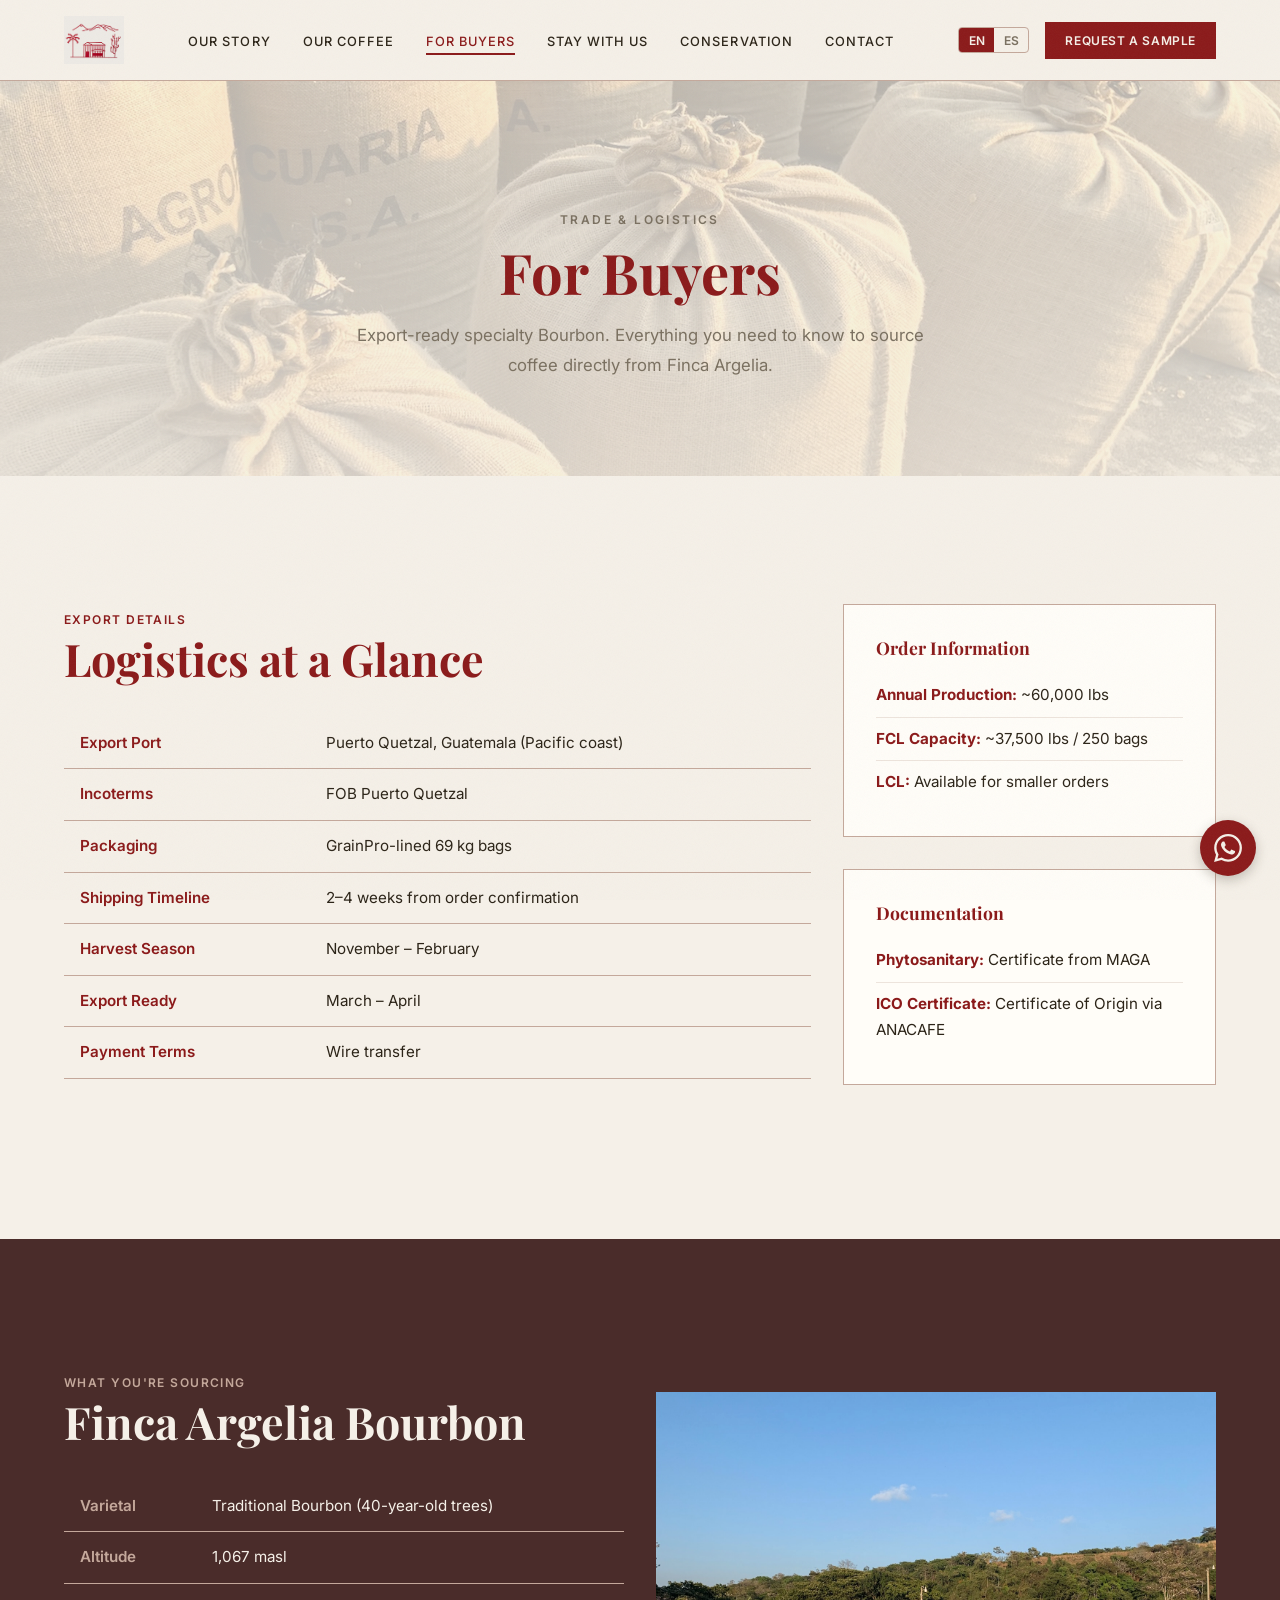
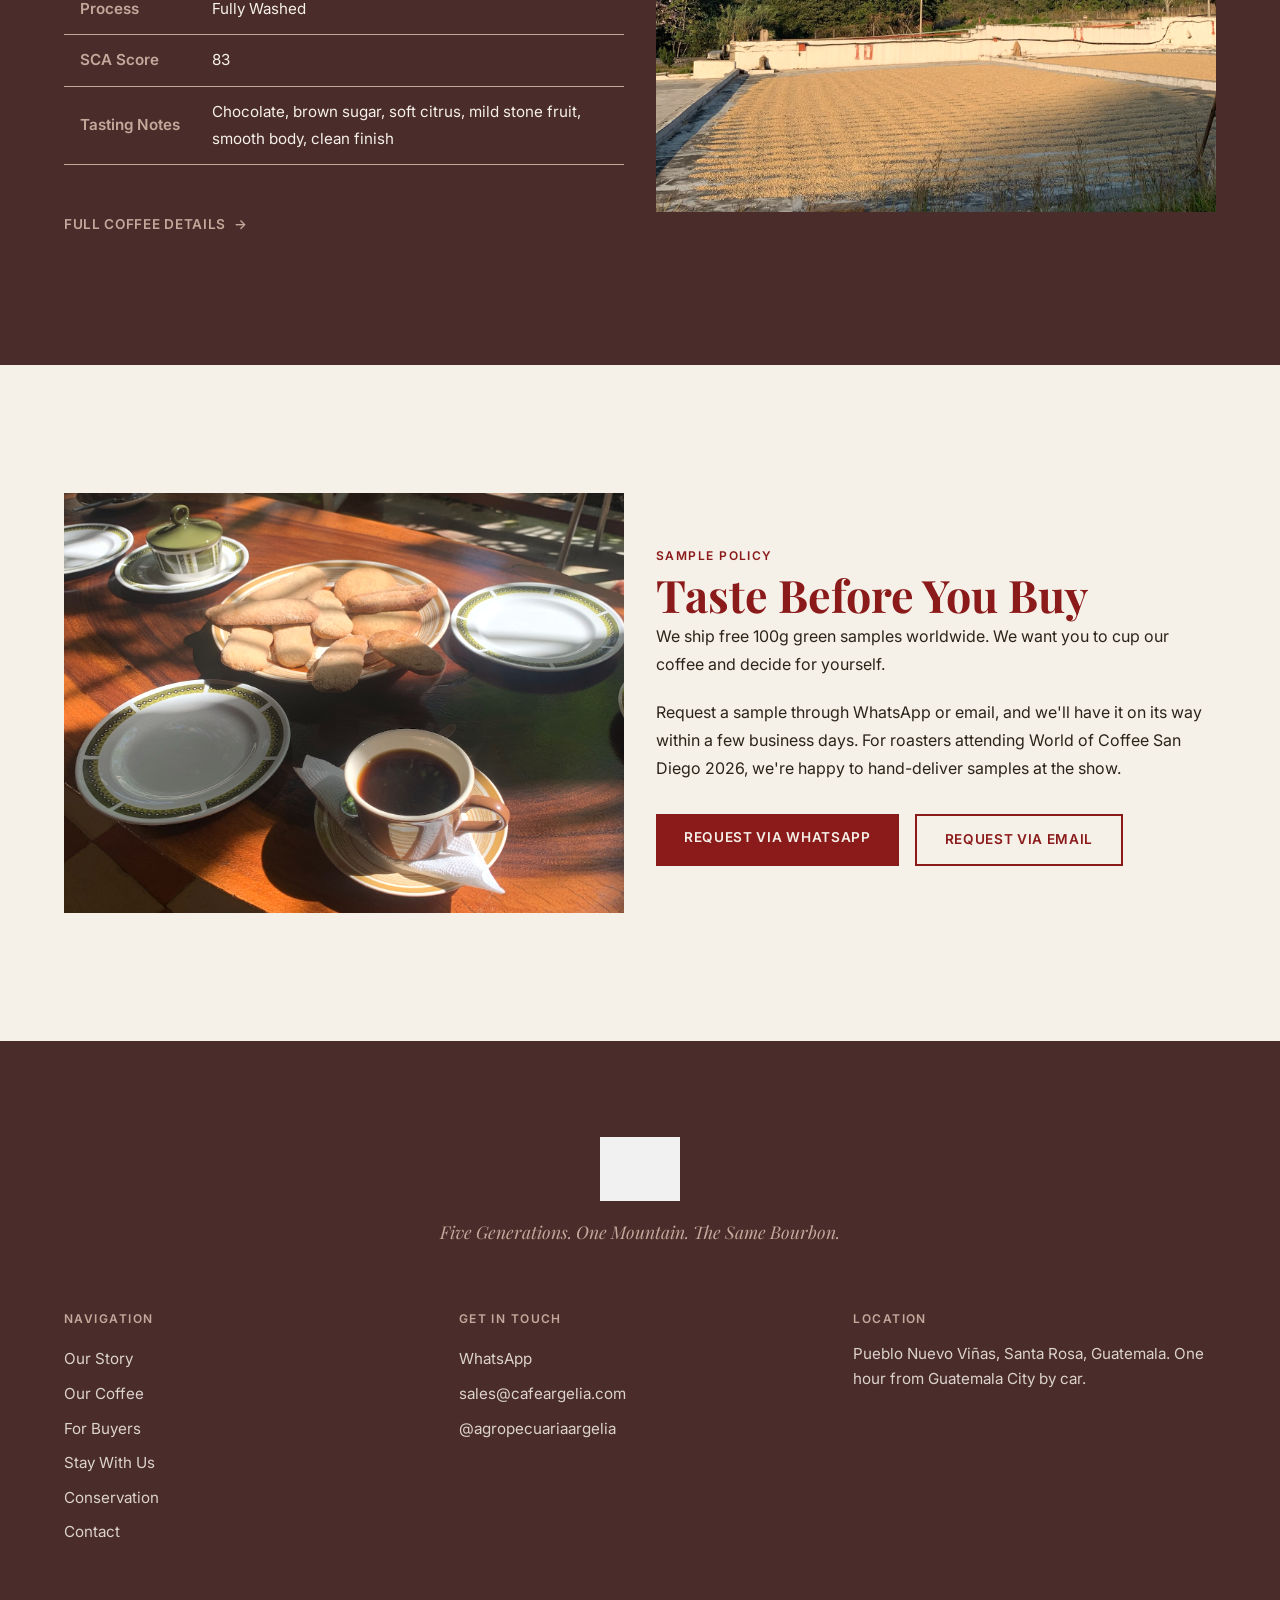
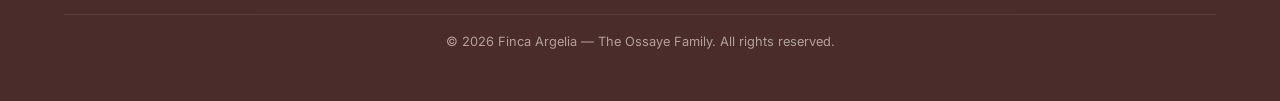
<file: site/buyers.html>
<!DOCTYPE html>
<html lang="en">
<head>
  <meta charset="UTF-8">
  <meta name="viewport" content="width=device-width, initial-scale=1.0">
  <title>For Buyers | FOB Puerto Quetzal | Finca Argelia</title>
  <meta name="description" content="Export logistics: FOB Puerto Quetzal, 69 kg GrainPro bags, 2-4 week shipping. Free 100g green samples worldwide.">
  <meta property="og:title" content="For Buyers | Finca Argelia">
  <meta property="og:description" content="Export-ready specialty Bourbon. FOB Puerto Quetzal.">
  <meta property="og:image" content="images/photos/Coffee Bags.jpeg">
  <meta property="og:type" content="website">
  <link rel="preconnect" href="https://fonts.googleapis.com">
  <link rel="preconnect" href="https://fonts.gstatic.com" crossorigin>
  <link href="https://fonts.googleapis.com/css2?family=Inter:wght@400;500;600&family=Playfair+Display:ital,wght@0,700;1,400&display=swap" rel="stylesheet">
  <link rel="stylesheet" href="css/variables.css">
  <link rel="stylesheet" href="css/base.css">
  <link rel="stylesheet" href="css/layout.css">
  <link rel="stylesheet" href="css/components.css">
  <link rel="stylesheet" href="css/pages.css">
  <link rel="stylesheet" href="css/responsive.css">
</head>
<body>

  <!-- Navigation -->
  <nav class="nav" role="navigation" aria-label="Main navigation">
    <div class="nav__inner">
      <a href="index.html" class="nav__logo">
        <img src="images/logo.png" alt="Finca Argelia" width="180" height="48">
      </a>
      <ul class="nav__links">
        <li><a href="about.html" data-i18n="nav.about">Our Story</a></li>
        <li><a href="coffee.html" data-i18n="nav.coffee">Our Coffee</a></li>
        <li><a href="buyers.html" data-i18n="nav.buyers">For Buyers</a></li>
        <li><a href="stay.html" data-i18n="nav.stay">Stay With Us</a></li>
        <li><a href="conservation.html" data-i18n="nav.conservation">Conservation</a></li>
        <li><a href="contact.html" data-i18n="nav.contact">Contact</a></li>
      </ul>
      <div class="nav__right">
        <div class="lang-toggle">
          <button class="active" data-lang="en">EN</button>
          <button data-lang="es">ES</button>
        </div>
        <a href="contact.html" class="btn btn--primary btn--small" data-i18n="nav.cta">Request a Sample</a>
        <button class="nav__hamburger" aria-label="Toggle menu">
          <span></span><span></span><span></span>
        </button>
      </div>
    </div>
  </nav>

  <div class="nav__mobile" role="dialog" aria-label="Mobile navigation">
    <a href="about.html" data-i18n="nav.about">Our Story</a>
    <a href="coffee.html" data-i18n="nav.coffee">Our Coffee</a>
    <a href="buyers.html" data-i18n="nav.buyers">For Buyers</a>
    <a href="stay.html" data-i18n="nav.stay">Stay With Us</a>
    <a href="conservation.html" data-i18n="nav.conservation">Conservation</a>
    <a href="contact.html" data-i18n="nav.contact">Contact</a>
    <div class="lang-toggle" style="margin-top: 1rem;">
      <button class="active" data-lang="en">EN</button>
      <button data-lang="es">ES</button>
    </div>
    <a href="contact.html" class="btn btn--primary" data-i18n="nav.cta">Request a Sample</a>
  </div>

  <!-- Page Header -->
  <section class="page-header">
    <div class="page-header__bg">
      <img src="images/photos/Coffee Bags.jpeg" alt="Coffee bags at Finca Argelia" class="photo-warm" fetchpriority="high">
    </div>
    <div class="page-header__overlay"></div>
    <div class="page-header__content">
      <p class="page-header__label" data-i18n="buyers.header.label">Trade & Logistics</p>
      <h1 class="page-header__title" data-i18n="buyers.header.title">For Buyers</h1>
      <p class="page-header__desc" data-i18n="buyers.header.desc">Export-ready specialty Bourbon. Everything you need to know to source coffee directly from Finca Argelia.</p>
    </div>
  </section>

  <!-- Export Details -->
  <section class="section">
    <div class="container">
      <div class="buyers-grid fade-in">
        <div>
          <span class="label label--red" data-i18n="buyers.export.label">Export Details</span>
          <h2 data-i18n="buyers.export.title">Logistics at a Glance</h2>
          <table class="spec-table">
            <caption class="sr-only">Export logistics details</caption>
            <tbody>
              <tr>
                <td data-i18n="buyers.export.port">Export Port</td>
                <td data-i18n="buyers.export.port.v">Puerto Quetzal, Guatemala (Pacific coast)</td>
              </tr>
              <tr>
                <td data-i18n="buyers.export.incoterms">Incoterms</td>
                <td>FOB Puerto Quetzal</td>
              </tr>
              <tr>
                <td data-i18n="buyers.export.packaging">Packaging</td>
                <td data-i18n="buyers.export.packaging.v">GrainPro-lined 69 kg bags</td>
              </tr>
              <tr>
                <td data-i18n="buyers.export.timeline">Shipping Timeline</td>
                <td data-i18n="buyers.export.timeline.v">2&ndash;4 weeks from order confirmation</td>
              </tr>
              <tr>
                <td data-i18n="buyers.export.harvest">Harvest Season</td>
                <td data-i18n="buyers.export.harvest.v">November &ndash; February</td>
              </tr>
              <tr>
                <td data-i18n="buyers.export.ready">Export Ready</td>
                <td data-i18n="buyers.export.ready.v">March &ndash; April</td>
              </tr>
              <tr>
                <td data-i18n="buyers.export.payment">Payment Terms</td>
                <td data-i18n="buyers.export.payment.v">Wire transfer</td>
              </tr>
            </tbody>
          </table>
        </div>

        <div>
          <div class="info-box" style="margin-bottom: var(--space-md);">
            <h4 class="info-box__title" data-i18n="buyers.volume.title">Order Information</h4>
            <ul class="info-box__list">
              <li><strong data-i18n="buyers.volume.annual">Annual Production:</strong> ~60,000 lbs</li>
              <li><strong data-i18n="buyers.volume.fcl">FCL Capacity:</strong> ~37,500 lbs / 250 bags</li>
              <li><strong data-i18n="buyers.volume.lcl">LCL:</strong> <span data-i18n="buyers.volume.lcl.v">Available for smaller orders</span></li>
            </ul>
          </div>

          <div class="info-box">
            <h4 class="info-box__title" data-i18n="buyers.docs.title">Documentation</h4>
            <ul class="info-box__list">
              <li><strong data-i18n="buyers.docs.phyto">Phytosanitary:</strong> <span data-i18n="buyers.docs.phyto.v">Certificate from MAGA</span></li>
              <li><strong data-i18n="buyers.docs.ico">ICO Certificate:</strong> <span data-i18n="buyers.docs.ico.v">Certificate of Origin via ANACAFE</span></li>
            </ul>
          </div>
        </div>
      </div>
    </div>
  </section>

  <!-- Coffee Quick Spec -->
  <section class="section section--dark">
    <div class="container">
      <div class="grid-2 grid fade-in" style="align-items: center;">
        <div>
          <span class="label" style="color: var(--color-accent-light);" data-i18n="buyers.coffee.label">What You're Sourcing</span>
          <h2 data-i18n="buyers.coffee.title">Finca Argelia Bourbon</h2>
          <table class="spec-table" style="border-color: rgba(245,240,232,0.15);">
            <caption class="sr-only">Coffee specifications for buyers</caption>
            <tbody>
              <tr style="border-color: rgba(245,240,232,0.15);">
                <td style="color: var(--color-accent-light);" data-i18n="buyers.coffee.varietal">Varietal</td>
                <td style="color: var(--color-bg);" data-i18n="buyers.coffee.varietal.v">Traditional Bourbon (40-year-old trees)</td>
              </tr>
              <tr style="border-color: rgba(245,240,232,0.15);">
                <td style="color: var(--color-accent-light);" data-i18n="buyers.coffee.altitude">Altitude</td>
                <td style="color: var(--color-bg);">1,067 masl</td>
              </tr>
              <tr style="border-color: rgba(245,240,232,0.15);">
                <td style="color: var(--color-accent-light);" data-i18n="buyers.coffee.process">Process</td>
                <td style="color: var(--color-bg);" data-i18n="buyers.coffee.process.v">Fully Washed</td>
              </tr>
              <tr style="border-color: rgba(245,240,232,0.15);">
                <td style="color: var(--color-accent-light);" data-i18n="buyers.coffee.score">SCA Score</td>
                <td style="color: var(--color-bg);">83</td>
              </tr>
              <tr style="border-color: rgba(245,240,232,0.15);">
                <td style="color: var(--color-accent-light);" data-i18n="buyers.coffee.notes">Tasting Notes</td>
                <td style="color: var(--color-bg);" data-i18n="buyers.coffee.notes.v">Chocolate, brown sugar, soft citrus, mild stone fruit, smooth body, clean finish</td>
              </tr>
            </tbody>
          </table>
          <a href="coffee.html" class="link-arrow link-arrow--light" style="margin-top: var(--space-sm); display: inline-flex;" data-i18n="buyers.coffee.link">Full Coffee Details</a>
        </div>
        <div class="aspect-4-3">
          <img src="images/photos/Coffee dry patio.jpeg" alt="Coffee drying patio at Finca Argelia" class="img-cover photo-warm" loading="lazy" decoding="async">
        </div>
      </div>
    </div>
  </section>

  <!-- Sample Policy -->
  <section class="section">
    <div class="container">
      <div class="grid-2 grid fade-in" style="align-items: center;">
        <div class="aspect-4-3">
          <img src="images/photos/Coffee Cup. house.jpeg" alt="Coffee cup at Finca Argelia farmhouse" class="img-cover photo-warm" loading="lazy" decoding="async">
        </div>
        <div>
          <span class="label label--red" data-i18n="buyers.sample.label">Sample Policy</span>
          <h2 data-i18n="buyers.sample.title">Taste Before You Buy</h2>
          <p data-i18n="buyers.sample.p1">We ship free 100g green samples worldwide. We want you to cup our coffee and decide for yourself.</p>
          <p data-i18n="buyers.sample.p2">Request a sample through WhatsApp or email, and we'll have it on its way within a few business days. For roasters attending World of Coffee San Diego 2026, we're happy to hand-deliver samples at the show.</p>
          <div style="margin-top: var(--space-md); display: flex; gap: var(--space-sm); flex-wrap: wrap;">
            <a href="https://wa.me/50230143506" target="_blank" rel="noopener" class="btn btn--primary" data-i18n="buyers.sample.whatsapp">Request via WhatsApp</a>
            <a href="mailto:sales@cafeargelia.com" class="btn btn--outline" data-i18n="buyers.sample.email">Request via Email</a>
          </div>
        </div>
      </div>
    </div>
  </section>

  <!-- Footer -->
  <footer class="footer">
    <div class="container">
      <div class="footer__top">
        <img src="images/logo.png" alt="Finca Argelia" class="footer__logo">
        <p class="footer__tagline" data-i18n="footer.tagline">Five Generations. One Mountain. The Same Bourbon.</p>
      </div>
      <div class="footer__grid">
        <div class="footer__col">
          <h4 data-i18n="footer.nav.title">Navigation</h4>
          <a href="about.html" data-i18n="nav.about">Our Story</a>
          <a href="coffee.html" data-i18n="nav.coffee">Our Coffee</a>
          <a href="buyers.html" data-i18n="nav.buyers">For Buyers</a>
          <a href="stay.html" data-i18n="nav.stay">Stay With Us</a>
          <a href="conservation.html" data-i18n="nav.conservation">Conservation</a>
          <a href="contact.html" data-i18n="nav.contact">Contact</a>
        </div>
        <div class="footer__col">
          <h4 data-i18n="footer.contact.title">Get in Touch</h4>
          <a href="https://wa.me/50230143506" target="_blank" rel="noopener">WhatsApp</a>
          <a href="mailto:sales@cafeargelia.com">sales@cafeargelia.com</a>
          <a href="https://instagram.com/agropecuariaargelia" target="_blank" rel="noopener">@agropecuariaargelia</a>
        </div>
        <div class="footer__col">
          <h4 data-i18n="footer.location.title">Location</h4>
          <p data-i18n="footer.location.desc">Pueblo Nuevo Vi&ntilde;as, Santa Rosa, Guatemala. One hour from Guatemala City by car.</p>
        </div>
      </div>
      <div class="footer__bottom">
        <p>&copy; 2026 Finca Argelia &mdash; The Ossaye Family. <span data-i18n="footer.rights">All rights reserved.</span></p>
      </div>
    </div>
  </footer>

  <a href="https://wa.me/50230143506" class="whatsapp-float" target="_blank" rel="noopener" aria-label="Contact us on WhatsApp">
    <svg viewBox="0 0 24 24" xmlns="http://www.w3.org/2000/svg"><path d="M17.472 14.382c-.297-.149-1.758-.867-2.03-.967-.273-.099-.471-.148-.67.15-.197.297-.767.966-.94 1.164-.173.199-.347.223-.644.075-.297-.15-1.255-.463-2.39-1.475-.883-.788-1.48-1.761-1.653-2.059-.173-.297-.018-.458.13-.606.134-.133.298-.347.446-.52.149-.174.198-.298.298-.497.099-.198.05-.371-.025-.52-.075-.149-.669-1.612-.916-2.207-.242-.579-.487-.5-.669-.51-.173-.008-.371-.01-.57-.01-.198 0-.52.074-.792.372-.272.297-1.04 1.016-1.04 2.479 0 1.462 1.065 2.875 1.213 3.074.149.198 2.096 3.2 5.077 4.487.709.306 1.262.489 1.694.625.712.227 1.36.195 1.871.118.571-.085 1.758-.719 2.006-1.413.248-.694.248-1.289.173-1.413-.074-.124-.272-.198-.57-.347m-5.421 7.403h-.004a9.87 9.87 0 01-5.031-1.378l-.361-.214-3.741.982.998-3.648-.235-.374a9.86 9.86 0 01-1.51-5.26c.001-5.45 4.436-9.884 9.888-9.884 2.64 0 5.122 1.03 6.988 2.898a9.825 9.825 0 012.893 6.994c-.003 5.45-4.437 9.884-9.885 9.884m8.413-18.297A11.815 11.815 0 0012.05 0C5.495 0 .16 5.335.157 11.892c0 2.096.547 4.142 1.588 5.945L.057 24l6.305-1.654a11.882 11.882 0 005.683 1.448h.005c6.554 0 11.89-5.335 11.893-11.893a11.821 11.821 0 00-3.48-8.413z"/></svg>
  </a>

  <script src="js/main.js"></script>
  <script src="js/i18n.js"></script>
</body>
</html>
</file>
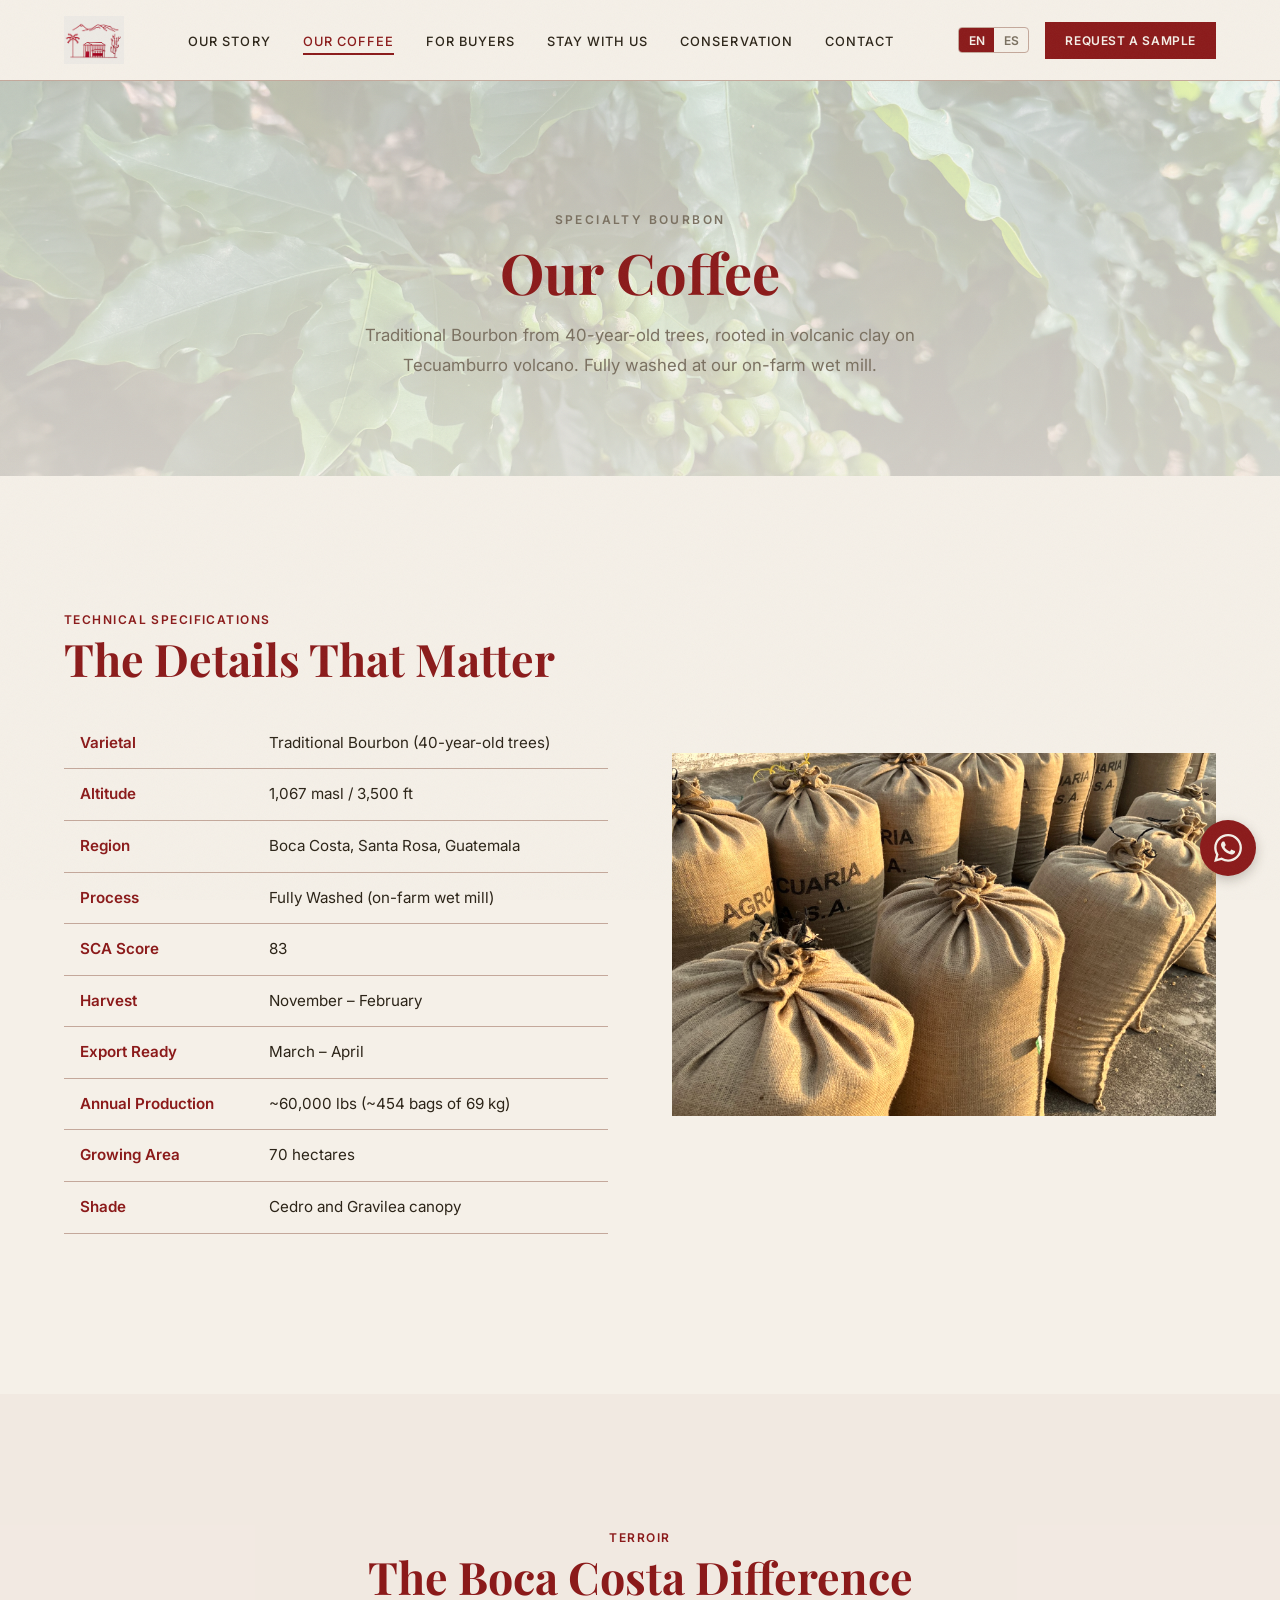
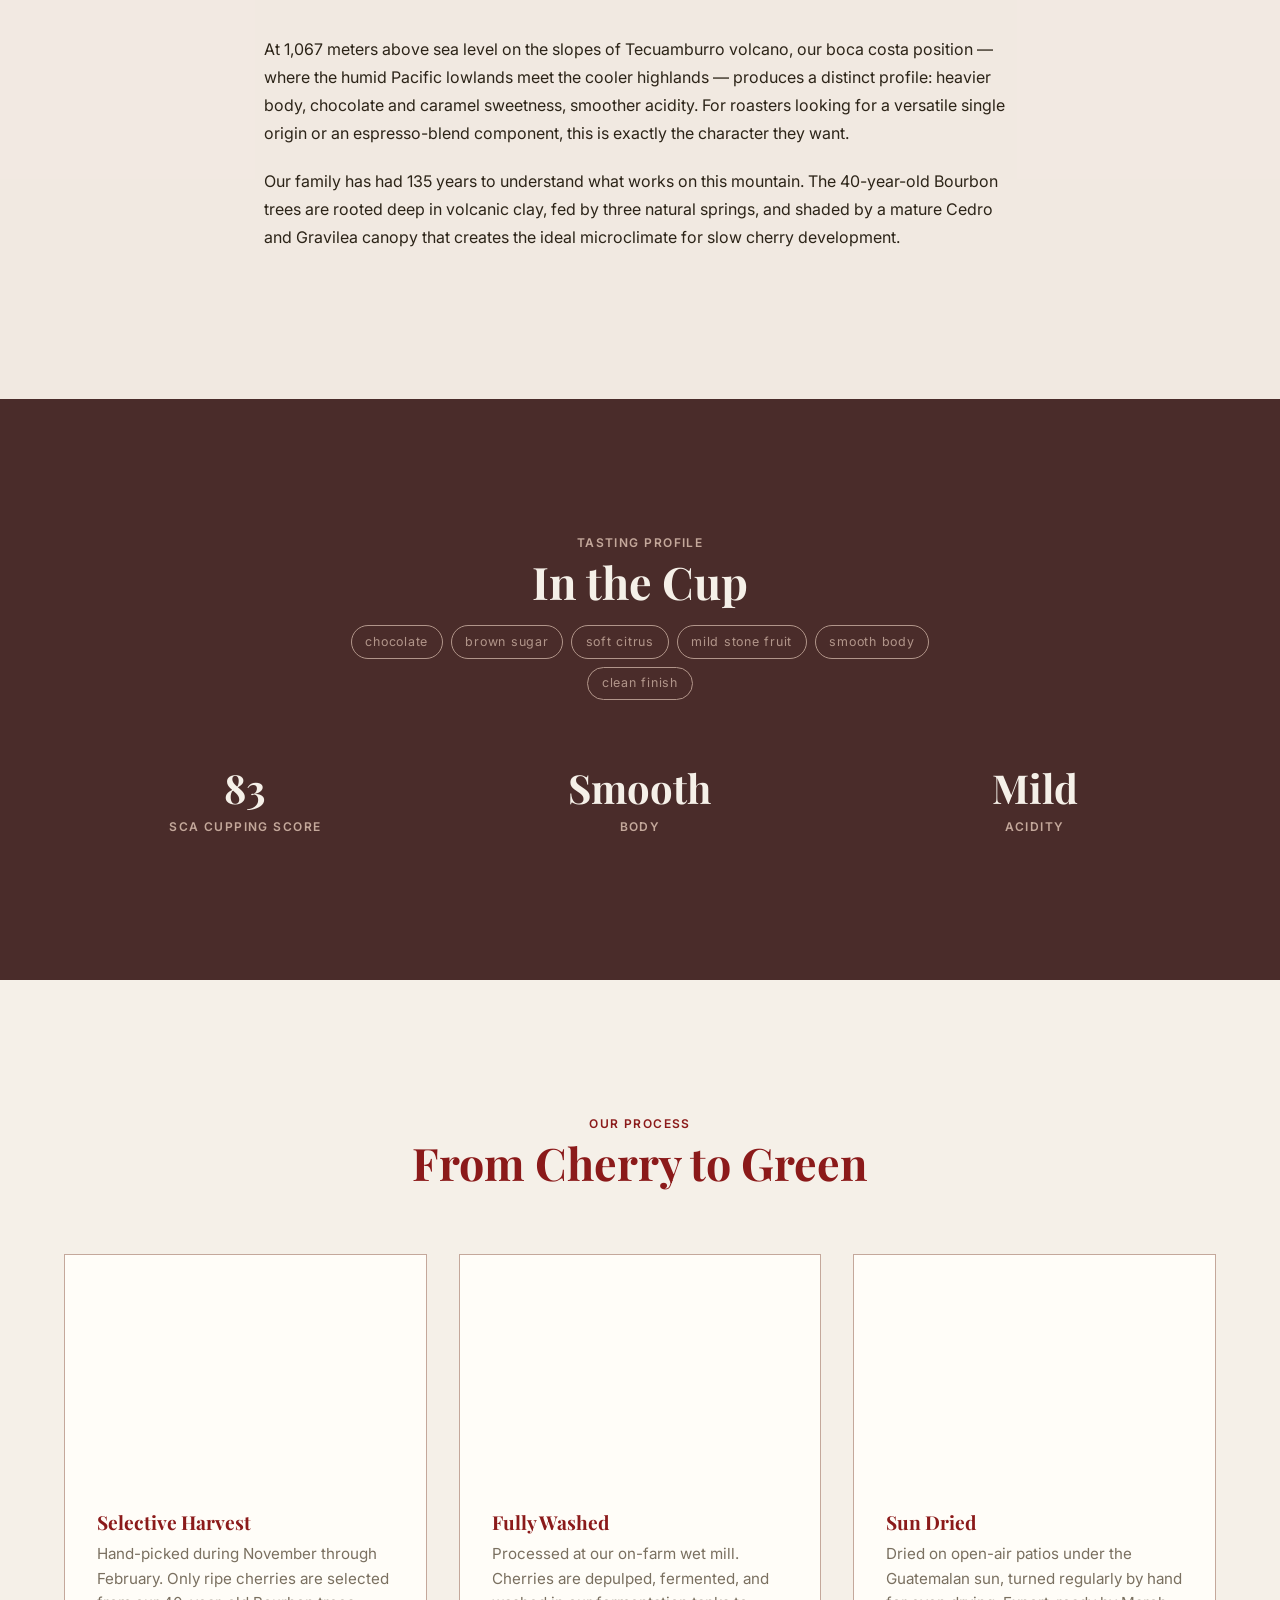
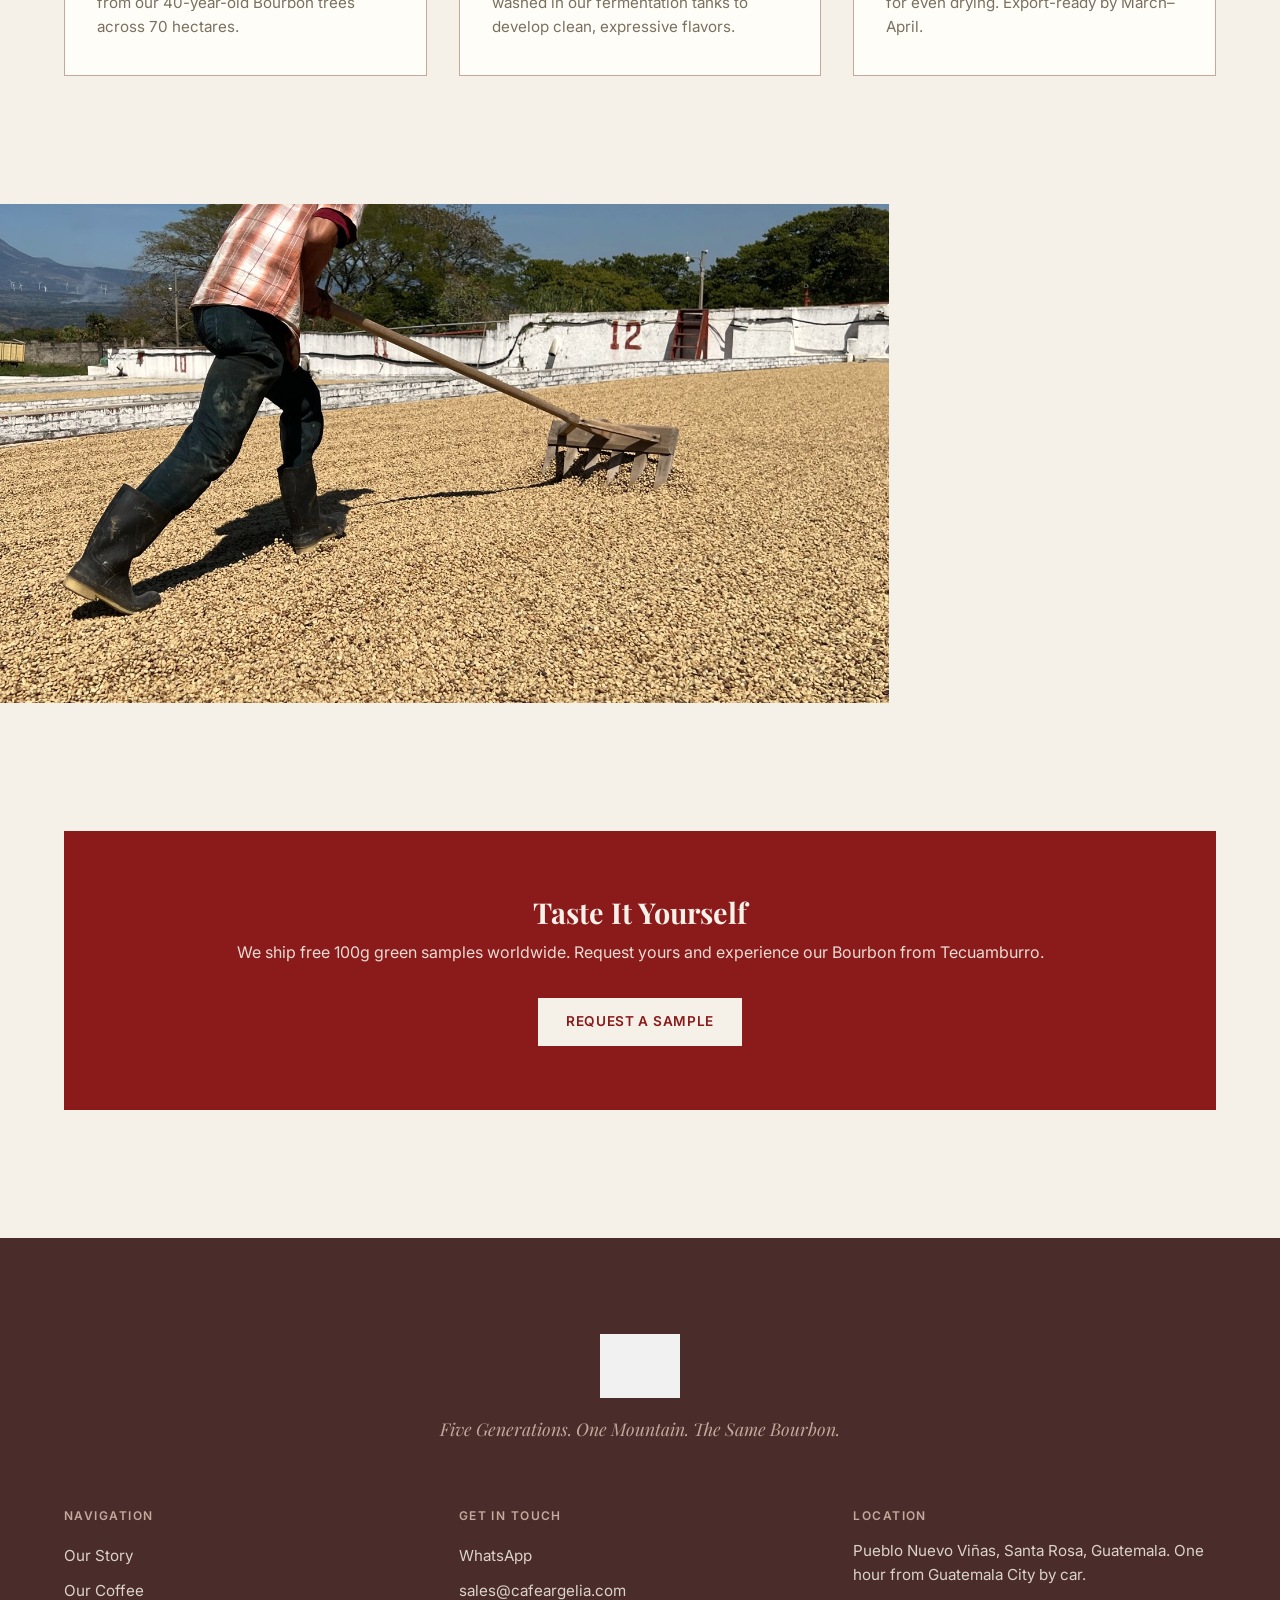
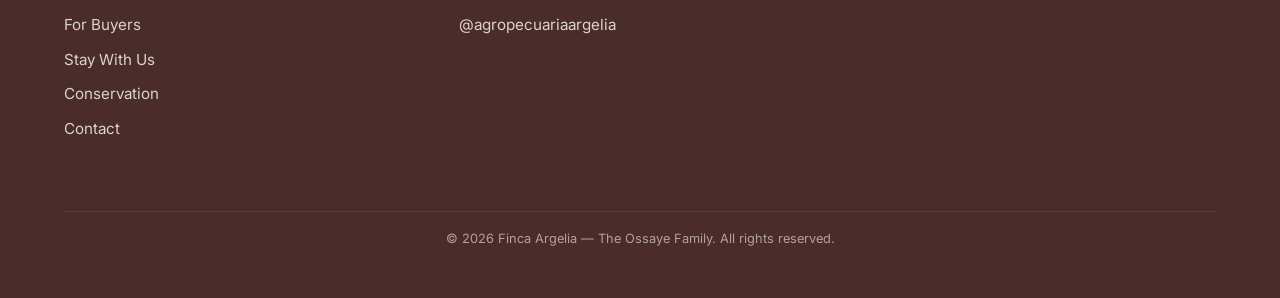
<file: site/coffee.html>
<!DOCTYPE html>
<html lang="en">
<head>
  <meta charset="UTF-8">
  <meta name="viewport" content="width=device-width, initial-scale=1.0">
  <title>Our Coffee | Bourbon, Fully Washed, SCA 83 | Finca Argelia</title>
  <meta name="description" content="Traditional Bourbon, 1,067 masl, fully washed, SCA 83 pts. Tasting notes, harvest calendar, and production details from Finca Argelia.">
  <meta property="og:title" content="Our Coffee | Finca Argelia">
  <meta property="og:description" content="Traditional Bourbon, fully washed, SCA 83 from Tecuamburro volcano.">
  <meta property="og:image" content="images/photos/coffee plant.jpeg">
  <meta property="og:type" content="website">
  <link rel="preconnect" href="https://fonts.googleapis.com">
  <link rel="preconnect" href="https://fonts.gstatic.com" crossorigin>
  <link href="https://fonts.googleapis.com/css2?family=Inter:wght@400;500;600&family=Playfair+Display:ital,wght@0,700;1,400&display=swap" rel="stylesheet">
  <link rel="stylesheet" href="css/variables.css">
  <link rel="stylesheet" href="css/base.css">
  <link rel="stylesheet" href="css/layout.css">
  <link rel="stylesheet" href="css/components.css">
  <link rel="stylesheet" href="css/pages.css">
  <link rel="stylesheet" href="css/responsive.css">
</head>
<body>

  <!-- Navigation -->
  <nav class="nav" role="navigation" aria-label="Main navigation">
    <div class="nav__inner">
      <a href="index.html" class="nav__logo">
        <img src="images/logo.png" alt="Finca Argelia" width="180" height="48">
      </a>
      <ul class="nav__links">
        <li><a href="about.html" data-i18n="nav.about">Our Story</a></li>
        <li><a href="coffee.html" data-i18n="nav.coffee">Our Coffee</a></li>
        <li><a href="buyers.html" data-i18n="nav.buyers">For Buyers</a></li>
        <li><a href="stay.html" data-i18n="nav.stay">Stay With Us</a></li>
        <li><a href="conservation.html" data-i18n="nav.conservation">Conservation</a></li>
        <li><a href="contact.html" data-i18n="nav.contact">Contact</a></li>
      </ul>
      <div class="nav__right">
        <div class="lang-toggle">
          <button class="active" data-lang="en">EN</button>
          <button data-lang="es">ES</button>
        </div>
        <a href="contact.html" class="btn btn--primary btn--small" data-i18n="nav.cta">Request a Sample</a>
        <button class="nav__hamburger" aria-label="Toggle menu">
          <span></span><span></span><span></span>
        </button>
      </div>
    </div>
  </nav>

  <div class="nav__mobile" role="dialog" aria-label="Mobile navigation">
    <a href="about.html" data-i18n="nav.about">Our Story</a>
    <a href="coffee.html" data-i18n="nav.coffee">Our Coffee</a>
    <a href="buyers.html" data-i18n="nav.buyers">For Buyers</a>
    <a href="stay.html" data-i18n="nav.stay">Stay With Us</a>
    <a href="conservation.html" data-i18n="nav.conservation">Conservation</a>
    <a href="contact.html" data-i18n="nav.contact">Contact</a>
    <div class="lang-toggle" style="margin-top: 1rem;">
      <button class="active" data-lang="en">EN</button>
      <button data-lang="es">ES</button>
    </div>
    <a href="contact.html" class="btn btn--primary" data-i18n="nav.cta">Request a Sample</a>
  </div>

  <!-- Page Header -->
  <section class="page-header">
    <div class="page-header__bg">
      <img src="images/photos/coffee plant.jpeg" alt="Bourbon coffee cherries" class="photo-warm" fetchpriority="high">
    </div>
    <div class="page-header__overlay"></div>
    <div class="page-header__content">
      <p class="page-header__label" data-i18n="coffee.header.label">Specialty Bourbon</p>
      <h1 class="page-header__title" data-i18n="coffee.header.title">Our Coffee</h1>
      <p class="page-header__desc" data-i18n="coffee.header.desc">Traditional Bourbon from 40-year-old trees, rooted in volcanic clay on Tecuamburro volcano. Fully washed at our on-farm wet mill.</p>
    </div>
  </section>

  <!-- Spec Overview -->
  <section class="section">
    <div class="container">
      <div class="coffee-hero-grid fade-in">
        <div>
          <span class="label label--red" data-i18n="coffee.spec.label">Technical Specifications</span>
          <h2 data-i18n="coffee.spec.title">The Details That Matter</h2>
          <table class="spec-table">
            <caption class="sr-only">Coffee technical specifications</caption>
            <tbody>
              <tr>
                <td data-i18n="coffee.spec.varietal">Varietal</td>
                <td data-i18n="coffee.spec.varietal.v">Traditional Bourbon (40-year-old trees)</td>
              </tr>
              <tr>
                <td data-i18n="coffee.spec.altitude">Altitude</td>
                <td>1,067 masl / 3,500 ft</td>
              </tr>
              <tr>
                <td data-i18n="coffee.spec.region">Region</td>
                <td data-i18n="coffee.spec.region.v">Boca Costa, Santa Rosa, Guatemala</td>
              </tr>
              <tr>
                <td data-i18n="coffee.spec.process">Process</td>
                <td data-i18n="coffee.spec.process.v">Fully Washed (on-farm wet mill)</td>
              </tr>
              <tr>
                <td data-i18n="coffee.spec.score">SCA Score</td>
                <td>83</td>
              </tr>
              <tr>
                <td data-i18n="coffee.spec.harvest">Harvest</td>
                <td data-i18n="coffee.spec.harvest.v">November &ndash; February</td>
              </tr>
              <tr>
                <td data-i18n="coffee.spec.export">Export Ready</td>
                <td data-i18n="coffee.spec.export.v">March &ndash; April</td>
              </tr>
              <tr>
                <td data-i18n="coffee.spec.production">Annual Production</td>
                <td data-i18n="coffee.spec.production.v">~60,000 lbs (~454 bags of 69 kg)</td>
              </tr>
              <tr>
                <td data-i18n="coffee.spec.area">Growing Area</td>
                <td data-i18n="coffee.spec.area.v">70 hectares</td>
              </tr>
              <tr>
                <td data-i18n="coffee.spec.shade">Shade</td>
                <td data-i18n="coffee.spec.shade.v">Cedro and Gravilea canopy</td>
              </tr>
            </tbody>
          </table>
        </div>
        <div class="aspect-3-2">
          <img src="images/photos/Coffee Bags.jpeg" alt="Coffee bags ready for export at Finca Argelia" class="img-cover photo-warm" loading="lazy" decoding="async">
        </div>
      </div>
    </div>
  </section>

  <!-- Terroir -->
  <section class="section" style="background: rgba(139, 26, 26, 0.03);">
    <div class="container container--narrow">
      <div class="text-center fade-in" style="margin-bottom: var(--space-md);">
        <span class="label label--red" data-i18n="coffee.terroir.label">Terroir</span>
        <h2 data-i18n="coffee.terroir.title">The Boca Costa Difference</h2>
      </div>
      <p class="fade-in" data-i18n="coffee.terroir.p1">At 1,067 meters above sea level on the slopes of Tecuamburro volcano, our boca costa position &mdash; where the humid Pacific lowlands meet the cooler highlands &mdash; produces a distinct profile: heavier body, chocolate and caramel sweetness, smoother acidity. For roasters looking for a versatile single origin or an espresso-blend component, this is exactly the character they want.</p>
      <p class="fade-in" data-i18n="coffee.terroir.p2">Our family has had 135 years to understand what works on this mountain. The 40-year-old Bourbon trees are rooted deep in volcanic clay, fed by three natural springs, and shaded by a mature Cedro and Gravilea canopy that creates the ideal microclimate for slow cherry development.</p>
    </div>
  </section>

  <!-- Tasting Notes -->
  <section class="section section--dark">
    <div class="container">
      <div class="text-center fade-in">
        <span class="label" style="color: var(--color-accent-light);" data-i18n="coffee.tasting.label">Tasting Profile</span>
        <h2 data-i18n="coffee.tasting.title">In the Cup</h2>
        <div class="flavor-tags" style="justify-content: center; max-width: 600px; margin: var(--space-sm) auto var(--space-lg);" data-i18n-html="coffee.tasting.desc"></div>
      </div>
      <div class="grid-3 grid fade-in" style="text-align: center;">
        <div>
          <h3 style="font-size: 2.5rem; margin-bottom: 0.25rem;">83</h3>
          <p class="label" style="color: var(--color-accent-light);" data-i18n="coffee.tasting.sca">SCA Cupping Score</p>
        </div>
        <div>
          <h3 style="font-size: 2.5rem; margin-bottom: 0.25rem;" data-i18n="coffee.tasting.body.value">Smooth</h3>
          <p class="label" style="color: var(--color-accent-light);" data-i18n="coffee.tasting.body">Body</p>
        </div>
        <div>
          <h3 style="font-size: 2.5rem; margin-bottom: 0.25rem;" data-i18n="coffee.tasting.acidity.value">Mild</h3>
          <p class="label" style="color: var(--color-accent-light);" data-i18n="coffee.tasting.acidity">Acidity</p>
        </div>
      </div>
    </div>
  </section>

  <!-- Process -->
  <section class="section">
    <div class="container">
      <div class="text-center fade-in" style="margin-bottom: var(--space-lg);">
        <span class="label label--red" data-i18n="coffee.process.label">Our Process</span>
        <h2 data-i18n="coffee.process.title">From Cherry to Green</h2>
      </div>
      <div class="coffee-process-grid fade-in">
        <div class="card">
          <div class="card__img">
            <img src="images/photos/coffee plantation.jpeg" alt="Coffee plantation at Finca Argelia" class="photo-warm" loading="lazy" decoding="async">
          </div>
          <div class="card__body">
            <h4 class="card__title" data-i18n="coffee.process.harvest.title">Selective Harvest</h4>
            <p class="card__text" data-i18n="coffee.process.harvest.text">Hand-picked during November through February. Only ripe cherries are selected from our 40-year-old Bourbon trees across 70 hectares.</p>
          </div>
        </div>
        <div class="card">
          <div class="card__img">
            <img src="images/photos/Coffee Processing.jpeg" alt="Wet mill processing at Finca Argelia" class="photo-warm" loading="lazy" decoding="async">
          </div>
          <div class="card__body">
            <h4 class="card__title" data-i18n="coffee.process.wash.title">Fully Washed</h4>
            <p class="card__text" data-i18n="coffee.process.wash.text">Processed at our on-farm wet mill. Cherries are depulped, fermented, and washed in our fermentation tanks to develop clean, expressive flavors.</p>
          </div>
        </div>
        <div class="card">
          <div class="card__img">
            <img src="images/photos/Coffee dry patio.jpeg" alt="Coffee drying patios at Finca Argelia" class="photo-warm" loading="lazy" decoding="async">
          </div>
          <div class="card__body">
            <h4 class="card__title" data-i18n="coffee.process.dry.title">Sun Dried</h4>
            <p class="card__text" data-i18n="coffee.process.dry.text">Dried on open-air patios under the Guatemalan sun, turned regularly by hand for even drying. Export-ready by March&ndash;April.</p>
          </div>
        </div>
      </div>
    </div>
  </section>

  <!-- Full Width Worker Image -->
  <section style="margin: 0;">
    <div class="aspect-16-9" style="max-height: 500px;">
      <img src="images/photos/Worker.jpeg" alt="Worker raking coffee on the drying patio at Finca Argelia" class="img-cover photo-warm" loading="lazy" decoding="async">
    </div>
  </section>

  <!-- CTA -->
  <section class="section">
    <div class="container">
      <div class="sample-cta fade-in">
        <h3 data-i18n="coffee.cta.title">Taste It Yourself</h3>
        <p data-i18n="coffee.cta.desc">We ship free 100g green samples worldwide. Request yours and experience our Bourbon from Tecuamburro.</p>
        <a href="contact.html" class="btn btn--light" data-i18n="nav.cta">Request a Sample</a>
      </div>
    </div>
  </section>

  <!-- Footer -->
  <footer class="footer">
    <div class="container">
      <div class="footer__top">
        <img src="images/logo.png" alt="Finca Argelia" class="footer__logo">
        <p class="footer__tagline" data-i18n="footer.tagline">Five Generations. One Mountain. The Same Bourbon.</p>
      </div>
      <div class="footer__grid">
        <div class="footer__col">
          <h4 data-i18n="footer.nav.title">Navigation</h4>
          <a href="about.html" data-i18n="nav.about">Our Story</a>
          <a href="coffee.html" data-i18n="nav.coffee">Our Coffee</a>
          <a href="buyers.html" data-i18n="nav.buyers">For Buyers</a>
          <a href="stay.html" data-i18n="nav.stay">Stay With Us</a>
          <a href="conservation.html" data-i18n="nav.conservation">Conservation</a>
          <a href="contact.html" data-i18n="nav.contact">Contact</a>
        </div>
        <div class="footer__col">
          <h4 data-i18n="footer.contact.title">Get in Touch</h4>
          <a href="https://wa.me/50230143506" target="_blank" rel="noopener">WhatsApp</a>
          <a href="mailto:sales@cafeargelia.com">sales@cafeargelia.com</a>
          <a href="https://instagram.com/agropecuariaargelia" target="_blank" rel="noopener">@agropecuariaargelia</a>
        </div>
        <div class="footer__col">
          <h4 data-i18n="footer.location.title">Location</h4>
          <p data-i18n="footer.location.desc">Pueblo Nuevo Vi&ntilde;as, Santa Rosa, Guatemala. One hour from Guatemala City by car.</p>
        </div>
      </div>
      <div class="footer__bottom">
        <p>&copy; 2026 Finca Argelia &mdash; The Ossaye Family. <span data-i18n="footer.rights">All rights reserved.</span></p>
      </div>
    </div>
  </footer>

  <a href="https://wa.me/50230143506" class="whatsapp-float" target="_blank" rel="noopener" aria-label="Contact us on WhatsApp">
    <svg viewBox="0 0 24 24" xmlns="http://www.w3.org/2000/svg"><path d="M17.472 14.382c-.297-.149-1.758-.867-2.03-.967-.273-.099-.471-.148-.67.15-.197.297-.767.966-.94 1.164-.173.199-.347.223-.644.075-.297-.15-1.255-.463-2.39-1.475-.883-.788-1.48-1.761-1.653-2.059-.173-.297-.018-.458.13-.606.134-.133.298-.347.446-.52.149-.174.198-.298.298-.497.099-.198.05-.371-.025-.52-.075-.149-.669-1.612-.916-2.207-.242-.579-.487-.5-.669-.51-.173-.008-.371-.01-.57-.01-.198 0-.52.074-.792.372-.272.297-1.04 1.016-1.04 2.479 0 1.462 1.065 2.875 1.213 3.074.149.198 2.096 3.2 5.077 4.487.709.306 1.262.489 1.694.625.712.227 1.36.195 1.871.118.571-.085 1.758-.719 2.006-1.413.248-.694.248-1.289.173-1.413-.074-.124-.272-.198-.57-.347m-5.421 7.403h-.004a9.87 9.87 0 01-5.031-1.378l-.361-.214-3.741.982.998-3.648-.235-.374a9.86 9.86 0 01-1.51-5.26c.001-5.45 4.436-9.884 9.888-9.884 2.64 0 5.122 1.03 6.988 2.898a9.825 9.825 0 012.893 6.994c-.003 5.45-4.437 9.884-9.885 9.884m8.413-18.297A11.815 11.815 0 0012.05 0C5.495 0 .16 5.335.157 11.892c0 2.096.547 4.142 1.588 5.945L.057 24l6.305-1.654a11.882 11.882 0 005.683 1.448h.005c6.554 0 11.89-5.335 11.893-11.893a11.821 11.821 0 00-3.48-8.413z"/></svg>
  </a>

  <script src="js/main.js"></script>
  <script src="js/i18n.js"></script>
</body>
</html>
</file>
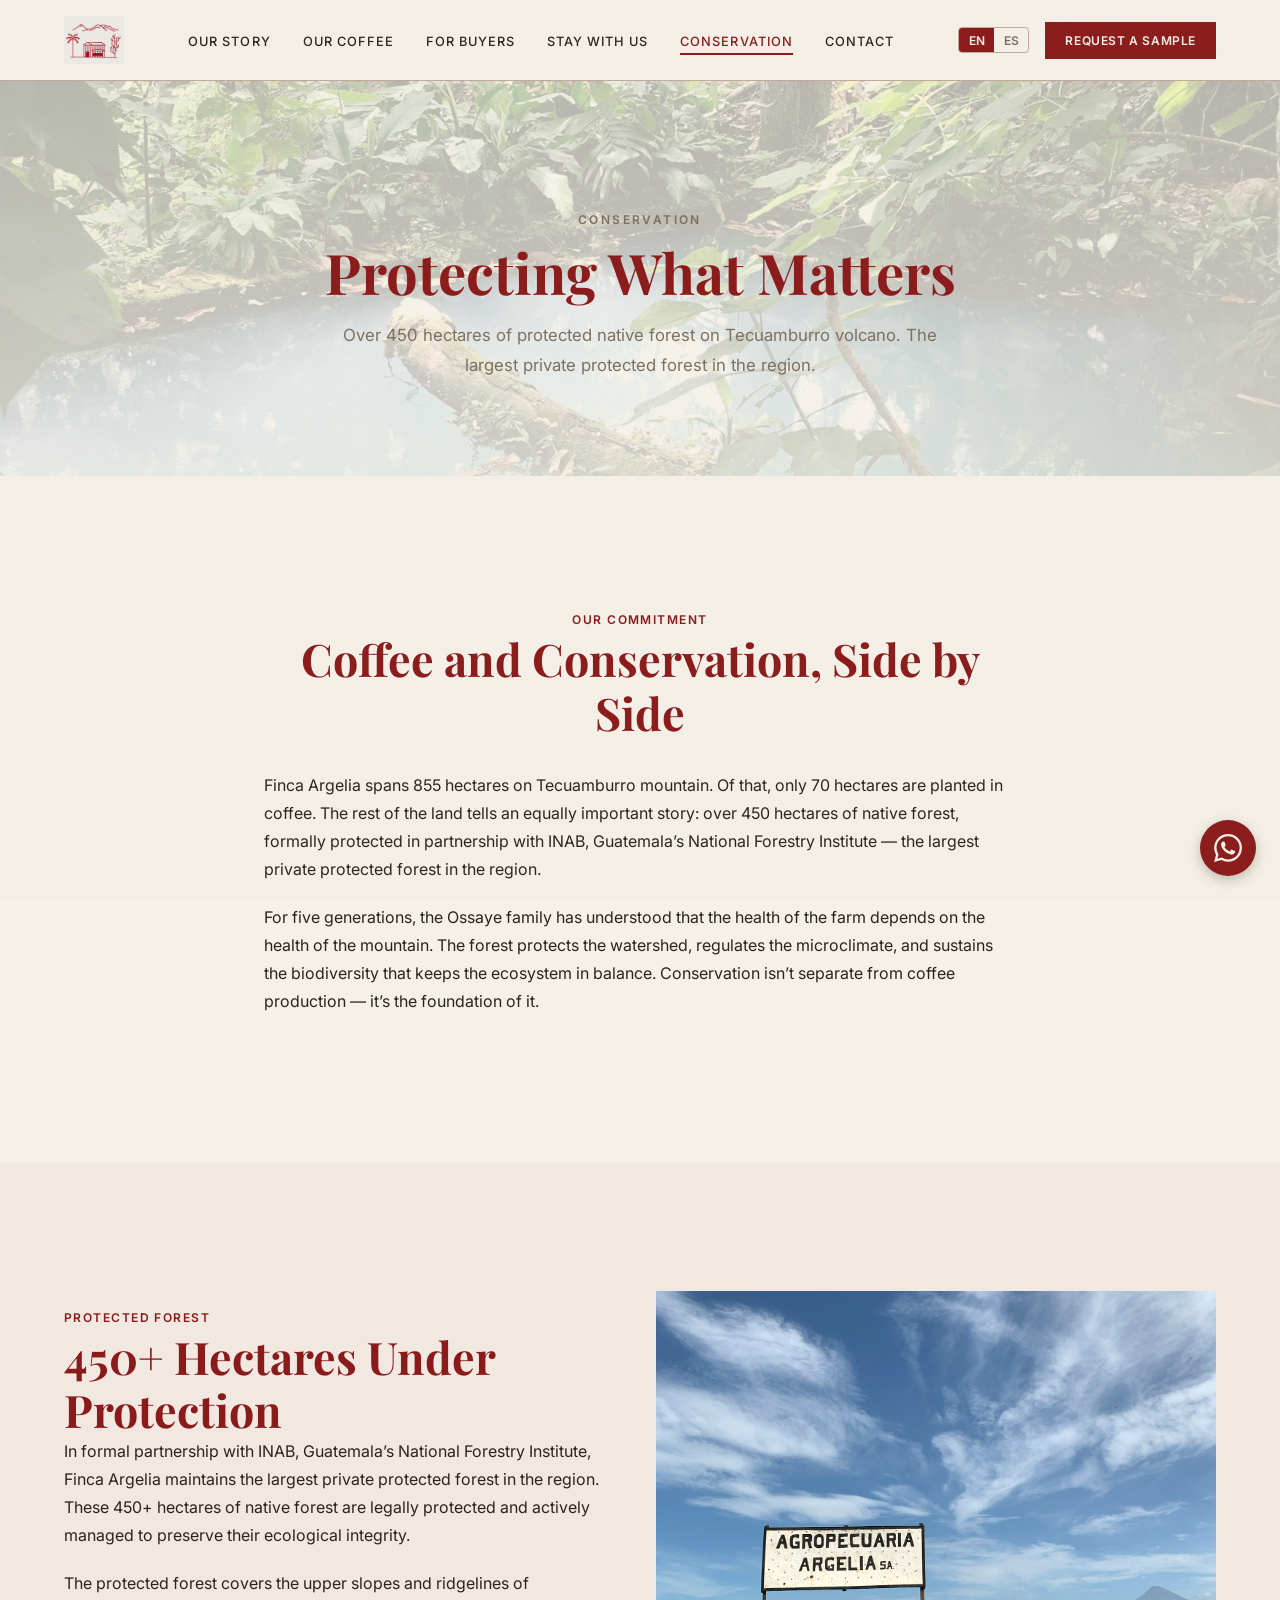
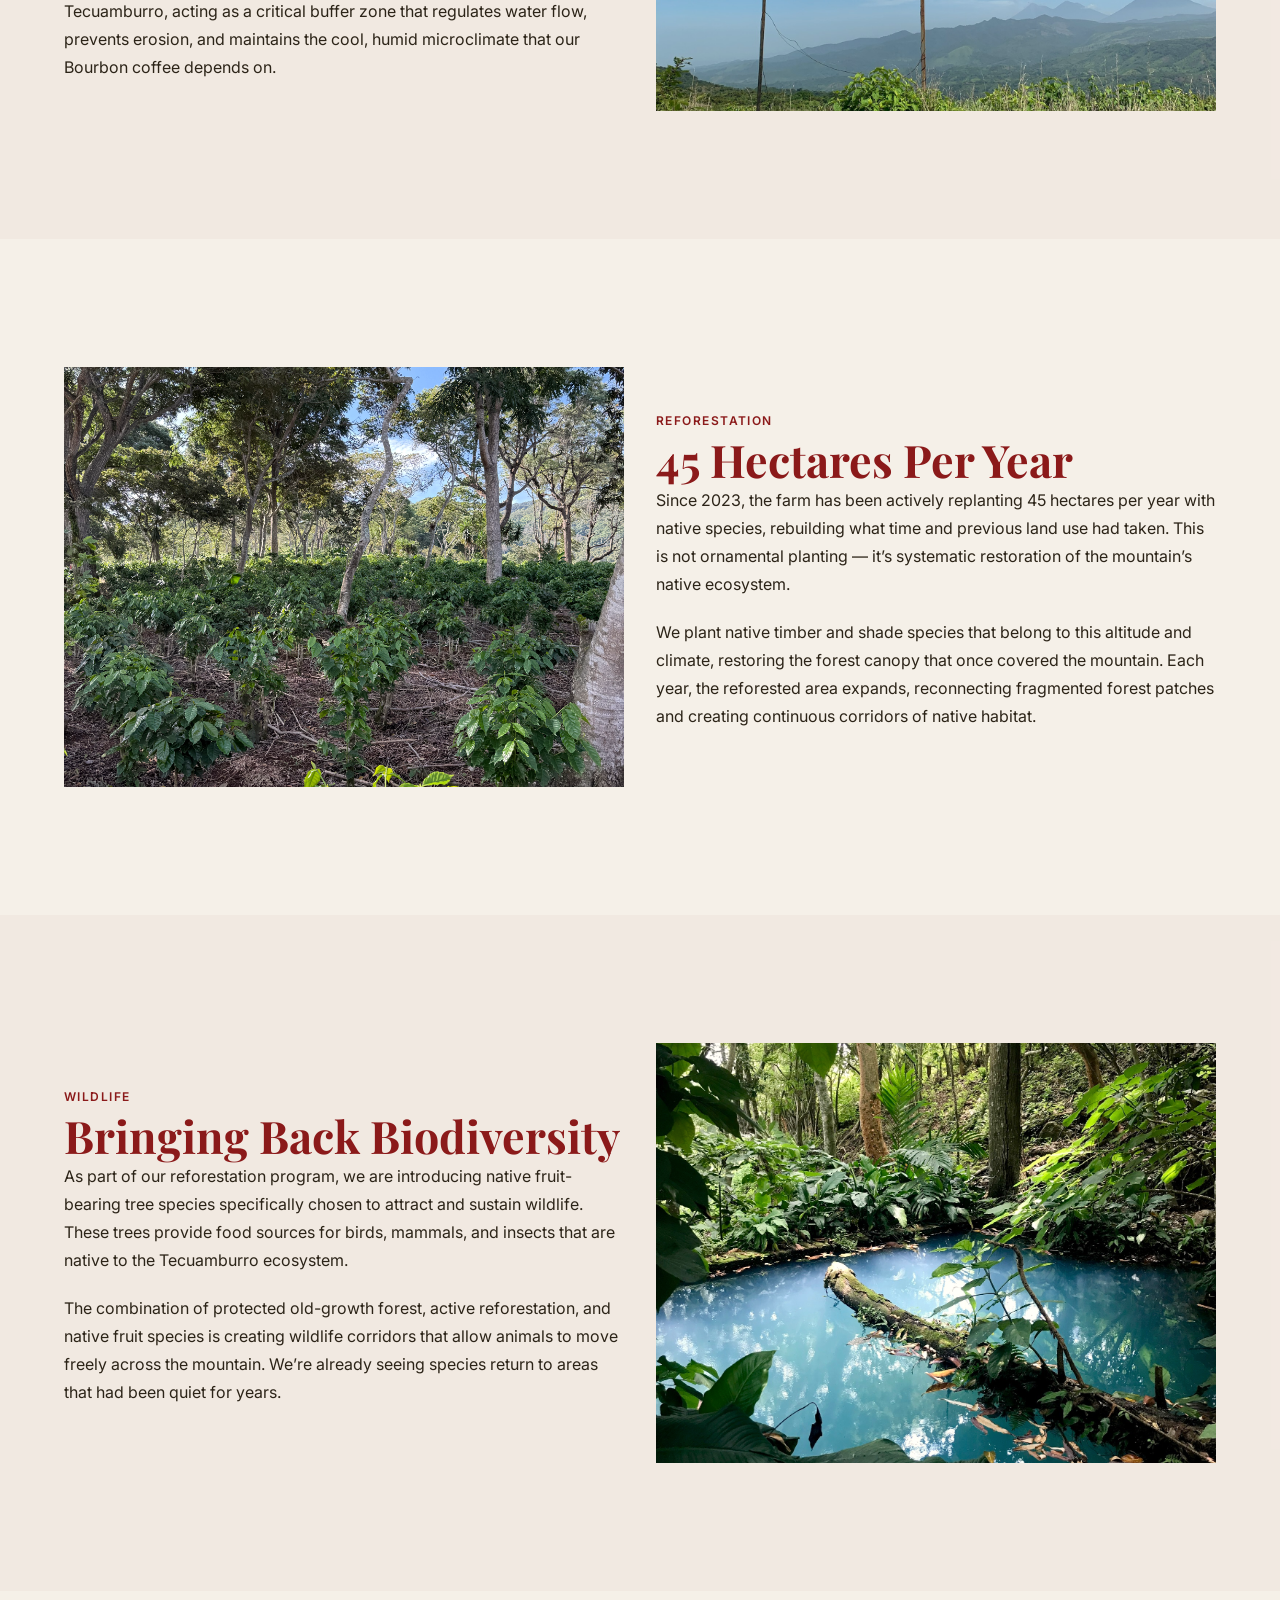
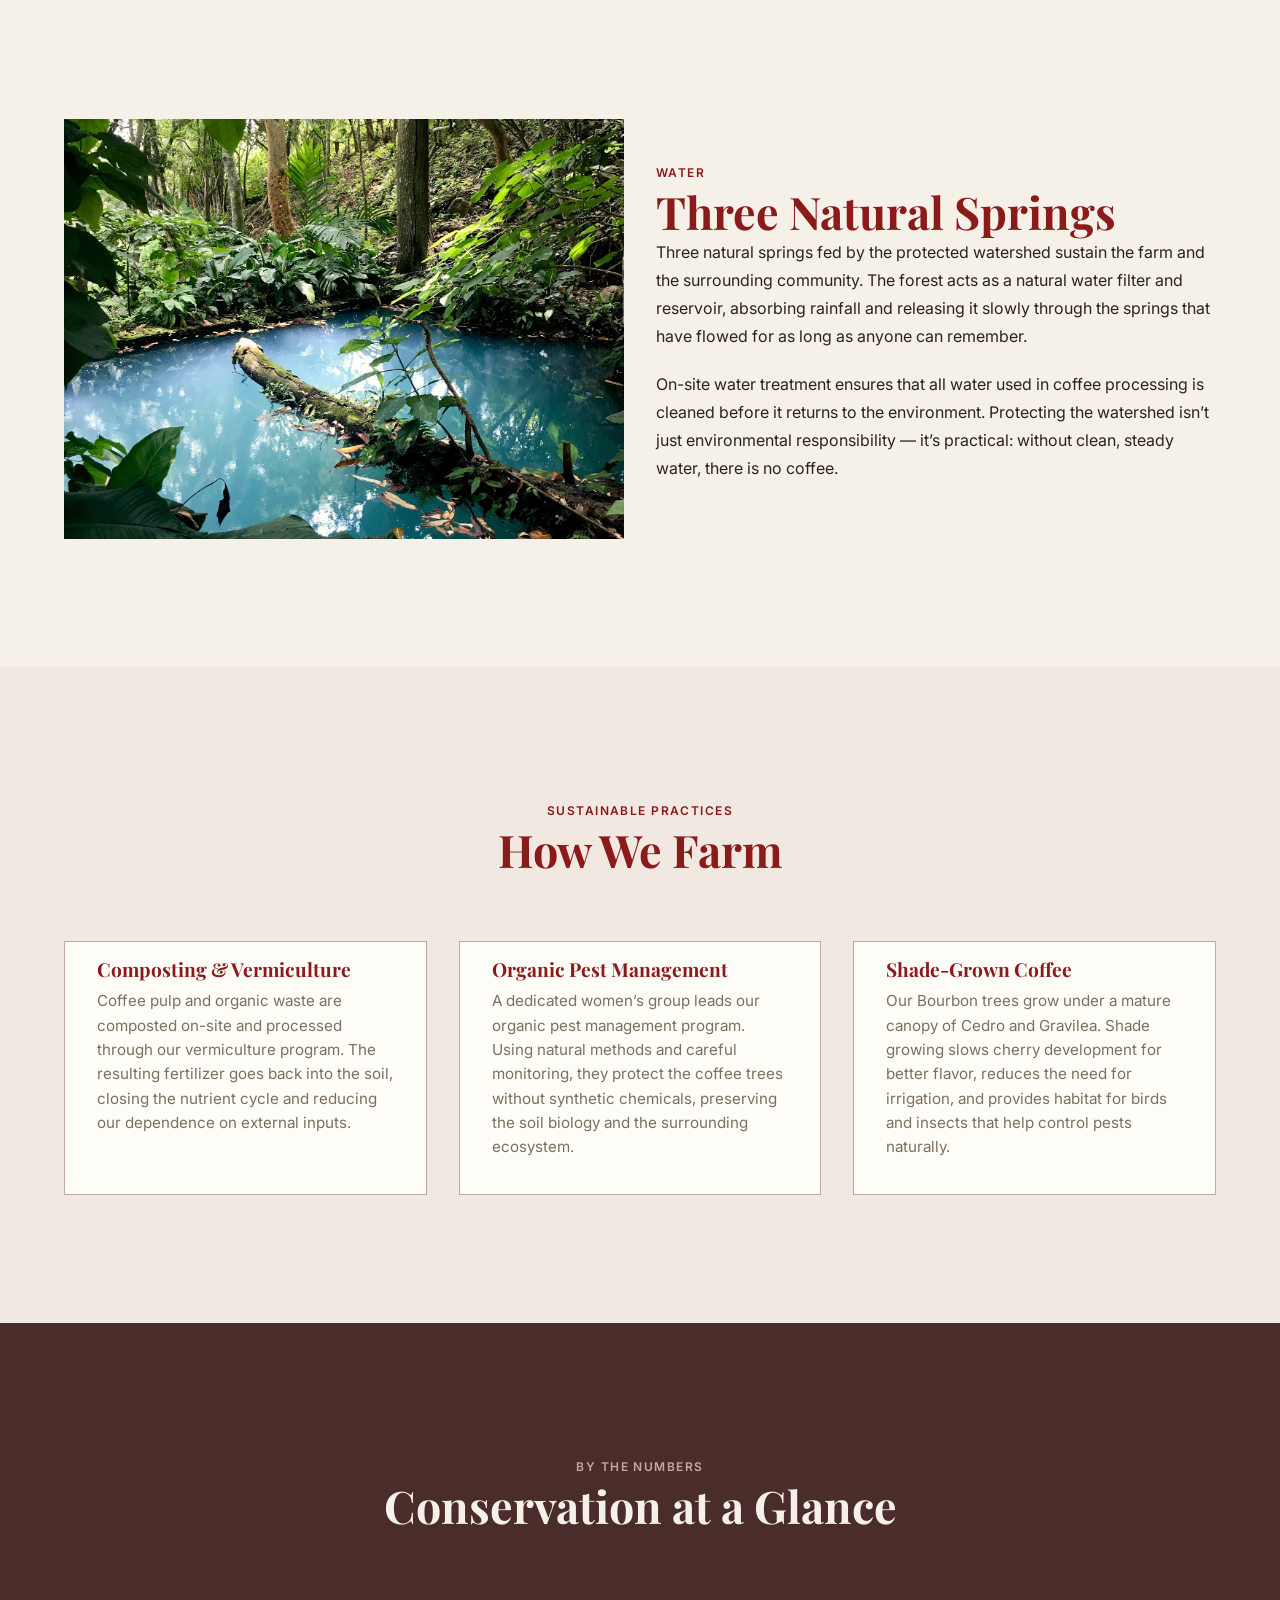
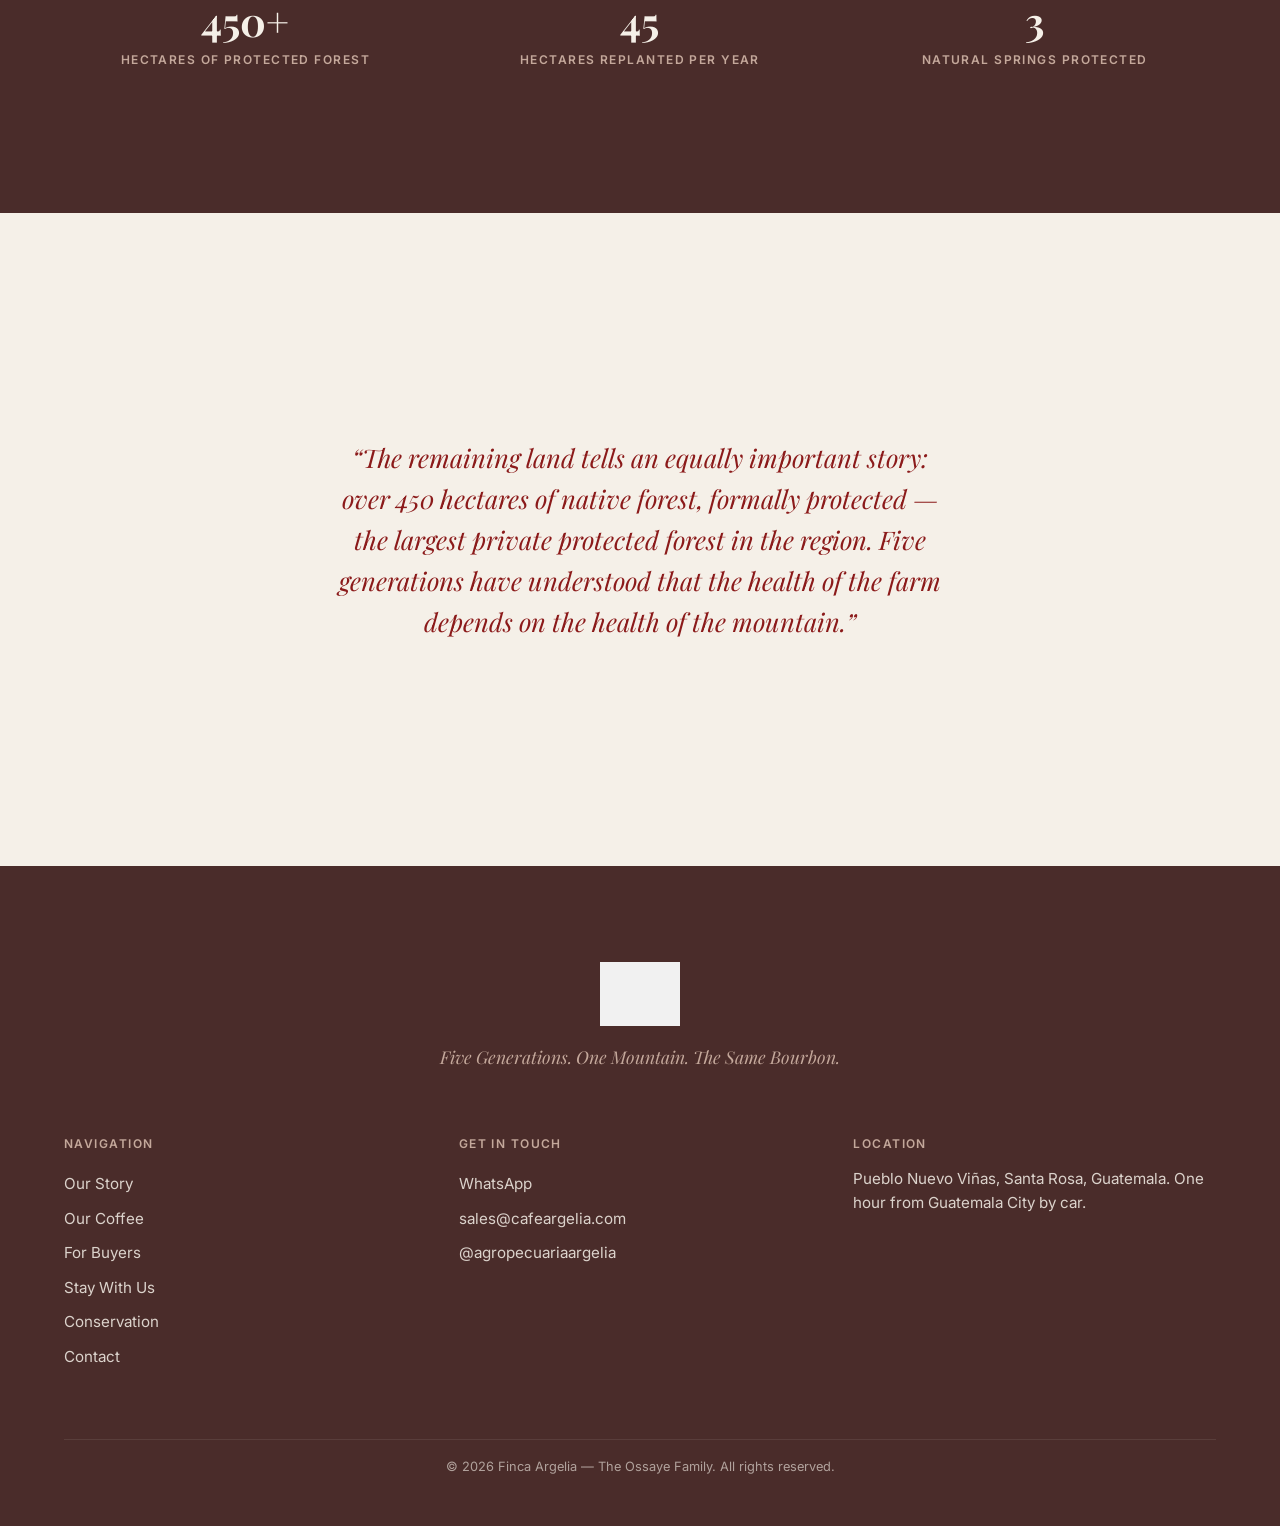
<file: site/conservation.html>
<!DOCTYPE html>
<html lang="en">
<head>
  <meta charset="UTF-8">
  <meta name="viewport" content="width=device-width, initial-scale=1.0">
  <title>Conservation | 450+ Hectares of Protected Forest | Finca Argelia</title>
  <meta name="description" content="Over 450 hectares of protected native forest, reforestation with native species, wildlife corridors, and watershed protection on Tecuamburro volcano.">
  <meta property="og:title" content="Conservation | Finca Argelia">
  <meta property="og:description" content="The largest private protected forest in the region. Reforestation, wildlife, and watershed protection on Tecuamburro.">
  <meta property="og:image" content="images/photos/Natural Spring.jpeg">
  <meta property="og:type" content="website">
  <link rel="preconnect" href="https://fonts.googleapis.com">
  <link rel="preconnect" href="https://fonts.gstatic.com" crossorigin>
  <link href="https://fonts.googleapis.com/css2?family=Inter:wght@400;500;600&family=Playfair+Display:ital,wght@0,700;1,400&display=swap" rel="stylesheet">
  <link rel="stylesheet" href="css/variables.css">
  <link rel="stylesheet" href="css/base.css">
  <link rel="stylesheet" href="css/layout.css">
  <link rel="stylesheet" href="css/components.css">
  <link rel="stylesheet" href="css/pages.css">
  <link rel="stylesheet" href="css/responsive.css">
</head>
<body>

  <!-- Navigation -->
  <nav class="nav" role="navigation" aria-label="Main navigation">
    <div class="nav__inner">
      <a href="index.html" class="nav__logo">
        <img src="images/logo.png" alt="Finca Argelia" width="180" height="48">
      </a>
      <ul class="nav__links">
        <li><a href="about.html" data-i18n="nav.about">Our Story</a></li>
        <li><a href="coffee.html" data-i18n="nav.coffee">Our Coffee</a></li>
        <li><a href="buyers.html" data-i18n="nav.buyers">For Buyers</a></li>
        <li><a href="stay.html" data-i18n="nav.stay">Stay With Us</a></li>
        <li><a href="conservation.html" data-i18n="nav.conservation">Conservation</a></li>
        <li><a href="contact.html" data-i18n="nav.contact">Contact</a></li>
      </ul>
      <div class="nav__right">
        <div class="lang-toggle">
          <button class="active" data-lang="en">EN</button>
          <button data-lang="es">ES</button>
        </div>
        <a href="contact.html" class="btn btn--primary btn--small" data-i18n="nav.cta">Request a Sample</a>
        <button class="nav__hamburger" aria-label="Toggle menu">
          <span></span><span></span><span></span>
        </button>
      </div>
    </div>
  </nav>

  <div class="nav__mobile" role="dialog" aria-label="Mobile navigation">
    <a href="about.html" data-i18n="nav.about">Our Story</a>
    <a href="coffee.html" data-i18n="nav.coffee">Our Coffee</a>
    <a href="buyers.html" data-i18n="nav.buyers">For Buyers</a>
    <a href="stay.html" data-i18n="nav.stay">Stay With Us</a>
    <a href="conservation.html" data-i18n="nav.conservation">Conservation</a>
    <a href="contact.html" data-i18n="nav.contact">Contact</a>
    <div class="lang-toggle" style="margin-top: 1rem;">
      <button class="active" data-lang="en">EN</button>
      <button data-lang="es">ES</button>
    </div>
    <a href="contact.html" class="btn btn--primary" data-i18n="nav.cta">Request a Sample</a>
  </div>

  <!-- Page Header -->
  <section class="page-header">
    <div class="page-header__bg">
      <img src="images/photos/Natural Spring.jpeg" alt="Natural spring in the protected forest at Finca Argelia" class="photo-warm" fetchpriority="high">
    </div>
    <div class="page-header__overlay"></div>
    <div class="page-header__content">
      <p class="page-header__label" data-i18n="cons.header.label">Conservation</p>
      <h1 class="page-header__title" data-i18n="cons.header.title">Protecting What Matters</h1>
      <p class="page-header__desc" data-i18n="cons.header.desc">Over 450 hectares of protected native forest on Tecuamburro volcano. The largest private protected forest in the region.</p>
    </div>
  </section>

  <!-- Intro -->
  <section class="section">
    <div class="container container--narrow">
      <div class="text-center fade-in" style="margin-bottom: var(--space-md);">
        <span class="label label--red" data-i18n="cons.intro.label">Our Commitment</span>
        <h2 data-i18n="cons.intro.title">Coffee and Conservation, Side by Side</h2>
      </div>
      <p class="fade-in" data-i18n="cons.intro.p1">Over 450 hectares of native forest are formally protected in partnership with INAB, Guatemala&rsquo;s National Forestry Institute &mdash; the largest private protected forest in the region.</p>
      <p class="fade-in" data-i18n="cons.intro.p2">For five generations, the Ossaye family has understood that the health of the farm depends on the health of the mountain. The forest protects the watershed, regulates the microclimate, and sustains the biodiversity that keeps the ecosystem in balance. Conservation isn&rsquo;t separate from coffee production &mdash; it&rsquo;s the foundation of it.</p>
    </div>
  </section>

  <!-- Protected Forest -->
  <section class="section" style="background: rgba(139, 26, 26, 0.03);">
    <div class="container">
      <div class="grid-2 grid fade-in" style="align-items: center;">
        <div>
          <span class="label label--red" data-i18n="cons.forest.label">Protected Forest</span>
          <h2 data-i18n="cons.forest.title">450+ Hectares Under Protection</h2>
          <p data-i18n="cons.forest.p1">In formal partnership with INAB, Guatemala&rsquo;s National Forestry Institute, Finca Argelia maintains the largest private protected forest in the region. These 450+ hectares of native forest are legally protected and actively managed to preserve their ecological integrity.</p>
          <p data-i18n="cons.forest.p2">The protected forest covers the upper slopes and ridgelines of Tecuamburro, acting as a critical buffer zone that regulates water flow, prevents erosion, and maintains the cool, humid microclimate that our Bourbon coffee depends on.</p>
        </div>
        <div class="aspect-4-3">
          <img src="images/photos/View.jpeg" alt="Protected forest on Tecuamburro volcano at Finca Argelia" class="img-cover photo-warm" loading="lazy" decoding="async">
        </div>
      </div>
    </div>
  </section>

  <!-- Reforestation -->
  <section class="section">
    <div class="container">
      <div class="grid-2 grid fade-in" style="align-items: center;">
        <div class="aspect-4-3">
          <img src="images/photos/coffee plantation.jpeg" alt="Reforestation efforts at Finca Argelia" class="img-cover photo-warm" loading="lazy" decoding="async">
        </div>
        <div>
          <span class="label label--red" data-i18n="cons.reforest.label">Reforestation</span>
          <h2 data-i18n="cons.reforest.title">45 Hectares Per Year</h2>
          <p data-i18n="cons.reforest.p1">Since 2023, the farm has been actively replanting 45 hectares per year with native species, rebuilding what time and previous land use had taken. This is not ornamental planting &mdash; it&rsquo;s systematic restoration of the mountain&rsquo;s native ecosystem.</p>
          <p data-i18n="cons.reforest.p2">We plant native timber and shade species that belong to this altitude and climate, restoring the forest canopy that once covered the mountain. Each year, the reforested area expands, reconnecting fragmented forest patches and creating continuous corridors of native habitat.</p>
        </div>
      </div>
    </div>
  </section>

  <!-- Wildlife -->
  <section class="section" style="background: rgba(139, 26, 26, 0.03);">
    <div class="container">
      <div class="grid-2 grid fade-in" style="align-items: center;">
        <div>
          <span class="label label--red" data-i18n="cons.wildlife.label">Wildlife</span>
          <h2 data-i18n="cons.wildlife.title">Bringing Back Biodiversity</h2>
          <p data-i18n="cons.wildlife.p1">As part of our reforestation program, we are introducing native fruit-bearing tree species specifically chosen to attract and sustain wildlife. These trees provide food sources for birds, mammals, and insects that are native to the Tecuamburro ecosystem.</p>
          <p data-i18n="cons.wildlife.p2">The combination of protected old-growth forest, active reforestation, and native fruit species is creating wildlife corridors that allow animals to move freely across the mountain. We&rsquo;re already seeing species return to areas that had been quiet for years.</p>
        </div>
        <div class="aspect-4-3">
          <img src="images/photos/Natural Spring.jpeg" alt="Natural habitat in the protected forest at Finca Argelia" class="img-cover photo-warm" loading="lazy" decoding="async">
        </div>
      </div>
    </div>
  </section>

  <!-- Watershed -->
  <section class="section">
    <div class="container">
      <div class="grid-2 grid fade-in" style="align-items: center;">
        <div class="aspect-4-3">
          <img src="images/photos/Natural Spring.jpeg" alt="Natural spring fed by the protected watershed at Finca Argelia" class="img-cover photo-warm" loading="lazy" decoding="async">
        </div>
        <div>
          <span class="label label--red" data-i18n="cons.water.label">Water</span>
          <h2 data-i18n="cons.water.title">Three Natural Springs</h2>
          <p data-i18n="cons.water.p1">Three natural springs fed by the protected watershed sustain the farm and the surrounding community. The forest acts as a natural water filter and reservoir, absorbing rainfall and releasing it slowly through the springs that have flowed for as long as anyone can remember.</p>
          <p data-i18n="cons.water.p2">On-site water treatment ensures that all water used in coffee processing is cleaned before it returns to the environment. Protecting the watershed isn&rsquo;t just environmental responsibility &mdash; it&rsquo;s practical: without clean, steady water, there is no coffee.</p>
        </div>
      </div>
    </div>
  </section>

  <!-- Sustainable Practices -->
  <section class="section" style="background: rgba(139, 26, 26, 0.03);">
    <div class="container">
      <div class="text-center fade-in" style="margin-bottom: var(--space-lg);">
        <span class="label label--red" data-i18n="cons.practices.label">Sustainable Practices</span>
        <h2 data-i18n="cons.practices.title">How We Farm</h2>
      </div>
      <div class="grid-3 grid fade-in">
        <div class="card">
          <div class="card__body">
            <h4 class="card__title" data-i18n="cons.practices.compost.title">Composting &amp; Vermiculture</h4>
            <p class="card__text" data-i18n="cons.practices.compost.text">Coffee pulp and organic waste are composted on-site and processed through our vermiculture program. The resulting fertilizer goes back into the soil, closing the nutrient cycle and reducing our dependence on external inputs.</p>
          </div>
        </div>
        <div class="card">
          <div class="card__body">
            <h4 class="card__title" data-i18n="cons.practices.pest.title">Organic Pest Management</h4>
            <p class="card__text" data-i18n="cons.practices.pest.text">A dedicated women&rsquo;s group leads our organic pest management program. Using natural methods and careful monitoring, they protect the coffee trees without synthetic chemicals, preserving the soil biology and the surrounding ecosystem.</p>
          </div>
        </div>
        <div class="card">
          <div class="card__body">
            <h4 class="card__title" data-i18n="cons.practices.shade.title">Shade-Grown Coffee</h4>
            <p class="card__text" data-i18n="cons.practices.shade.text">Our Bourbon trees grow under a mature canopy of Cedro and Gravilea. Shade growing slows cherry development for better flavor, reduces the need for irrigation, and provides habitat for birds and insects that help control pests naturally.</p>
          </div>
        </div>
      </div>
    </div>
  </section>

  <!-- By the Numbers -->
  <section class="section section--dark">
    <div class="container">
      <div class="text-center fade-in">
        <span class="label" style="color: var(--color-accent-light);" data-i18n="cons.numbers.label">By the Numbers</span>
        <h2 data-i18n="cons.numbers.title">Conservation at a Glance</h2>
      </div>
      <div class="grid-3 grid fade-in" style="text-align: center; margin-top: var(--space-lg);">
        <div>
          <h3 style="font-size: 2.5rem; margin-bottom: 0.25rem;">450+</h3>
          <p class="label" style="color: var(--color-accent-light);" data-i18n="cons.numbers.forest">Hectares of Protected Forest</p>
        </div>
        <div>
          <h3 style="font-size: 2.5rem; margin-bottom: 0.25rem;">45</h3>
          <p class="label" style="color: var(--color-accent-light);" data-i18n="cons.numbers.reforest">Hectares Replanted Per Year</p>
        </div>
        <div>
          <h3 style="font-size: 2.5rem; margin-bottom: 0.25rem;">3</h3>
          <p class="label" style="color: var(--color-accent-light);" data-i18n="cons.numbers.springs">Natural Springs Protected</p>
        </div>
      </div>
    </div>
  </section>

  <!-- Closing -->
  <section class="section">
    <div class="container container--narrow">
      <div class="pull-quote fade-in" style="text-align: center; border-left: none; padding: var(--space-lg);">
        <p style="font-size: clamp(1.2rem, 2.5vw, 1.6rem);" data-i18n="cons.closing">"The remaining land tells an equally important story: over 450 hectares of native forest, formally protected &mdash; the largest private protected forest in the region. Five generations have understood that the health of the farm depends on the health of the mountain."</p>
      </div>
    </div>
  </section>

  <!-- Footer -->
  <footer class="footer">
    <div class="container">
      <div class="footer__top">
        <img src="images/logo.png" alt="Finca Argelia" class="footer__logo">
        <p class="footer__tagline" data-i18n="footer.tagline">Five Generations. One Mountain. The Same Bourbon.</p>
      </div>
      <div class="footer__grid">
        <div class="footer__col">
          <h4 data-i18n="footer.nav.title">Navigation</h4>
          <a href="about.html" data-i18n="nav.about">Our Story</a>
          <a href="coffee.html" data-i18n="nav.coffee">Our Coffee</a>
          <a href="buyers.html" data-i18n="nav.buyers">For Buyers</a>
          <a href="stay.html" data-i18n="nav.stay">Stay With Us</a>
          <a href="conservation.html" data-i18n="nav.conservation">Conservation</a>
          <a href="contact.html" data-i18n="nav.contact">Contact</a>
        </div>
        <div class="footer__col">
          <h4 data-i18n="footer.contact.title">Get in Touch</h4>
          <a href="https://wa.me/50230143506" target="_blank" rel="noopener">WhatsApp</a>
          <a href="mailto:sales@cafeargelia.com">sales@cafeargelia.com</a>
          <a href="https://instagram.com/agropecuariaargelia" target="_blank" rel="noopener">@agropecuariaargelia</a>
        </div>
        <div class="footer__col">
          <h4 data-i18n="footer.location.title">Location</h4>
          <p data-i18n="footer.location.desc">Pueblo Nuevo Vi&ntilde;as, Santa Rosa, Guatemala. One hour from Guatemala City by car.</p>
        </div>
      </div>
      <div class="footer__bottom">
        <p>&copy; 2026 Finca Argelia &mdash; The Ossaye Family. <span data-i18n="footer.rights">All rights reserved.</span></p>
      </div>
    </div>
  </footer>

  <a href="https://wa.me/50230143506" class="whatsapp-float" target="_blank" rel="noopener" aria-label="Contact us on WhatsApp">
    <svg viewBox="0 0 24 24" xmlns="http://www.w3.org/2000/svg"><path d="M17.472 14.382c-.297-.149-1.758-.867-2.03-.967-.273-.099-.471-.148-.67.15-.197.297-.767.966-.94 1.164-.173.199-.347.223-.644.075-.297-.15-1.255-.463-2.39-1.475-.883-.788-1.48-1.761-1.653-2.059-.173-.297-.018-.458.13-.606.134-.133.298-.347.446-.52.149-.174.198-.298.298-.497.099-.198.05-.371-.025-.52-.075-.149-.669-1.612-.916-2.207-.242-.579-.487-.5-.669-.51-.173-.008-.371-.01-.57-.01-.198 0-.52.074-.792.372-.272.297-1.04 1.016-1.04 2.479 0 1.462 1.065 2.875 1.213 3.074.149.198 2.096 3.2 5.077 4.487.709.306 1.262.489 1.694.625.712.227 1.36.195 1.871.118.571-.085 1.758-.719 2.006-1.413.248-.694.248-1.289.173-1.413-.074-.124-.272-.198-.57-.347m-5.421 7.403h-.004a9.87 9.87 0 01-5.031-1.378l-.361-.214-3.741.982.998-3.648-.235-.374a9.86 9.86 0 01-1.51-5.26c.001-5.45 4.436-9.884 9.888-9.884 2.64 0 5.122 1.03 6.988 2.898a9.825 9.825 0 012.893 6.994c-.003 5.45-4.437 9.884-9.885 9.884m8.413-18.297A11.815 11.815 0 0012.05 0C5.495 0 .16 5.335.157 11.892c0 2.096.547 4.142 1.588 5.945L.057 24l6.305-1.654a11.882 11.882 0 005.683 1.448h.005c6.554 0 11.89-5.335 11.893-11.893a11.821 11.821 0 00-3.48-8.413z"/></svg>
  </a>

  <script src="js/main.js"></script>
  <script src="js/i18n.js"></script>
</body>
</html>
</file>
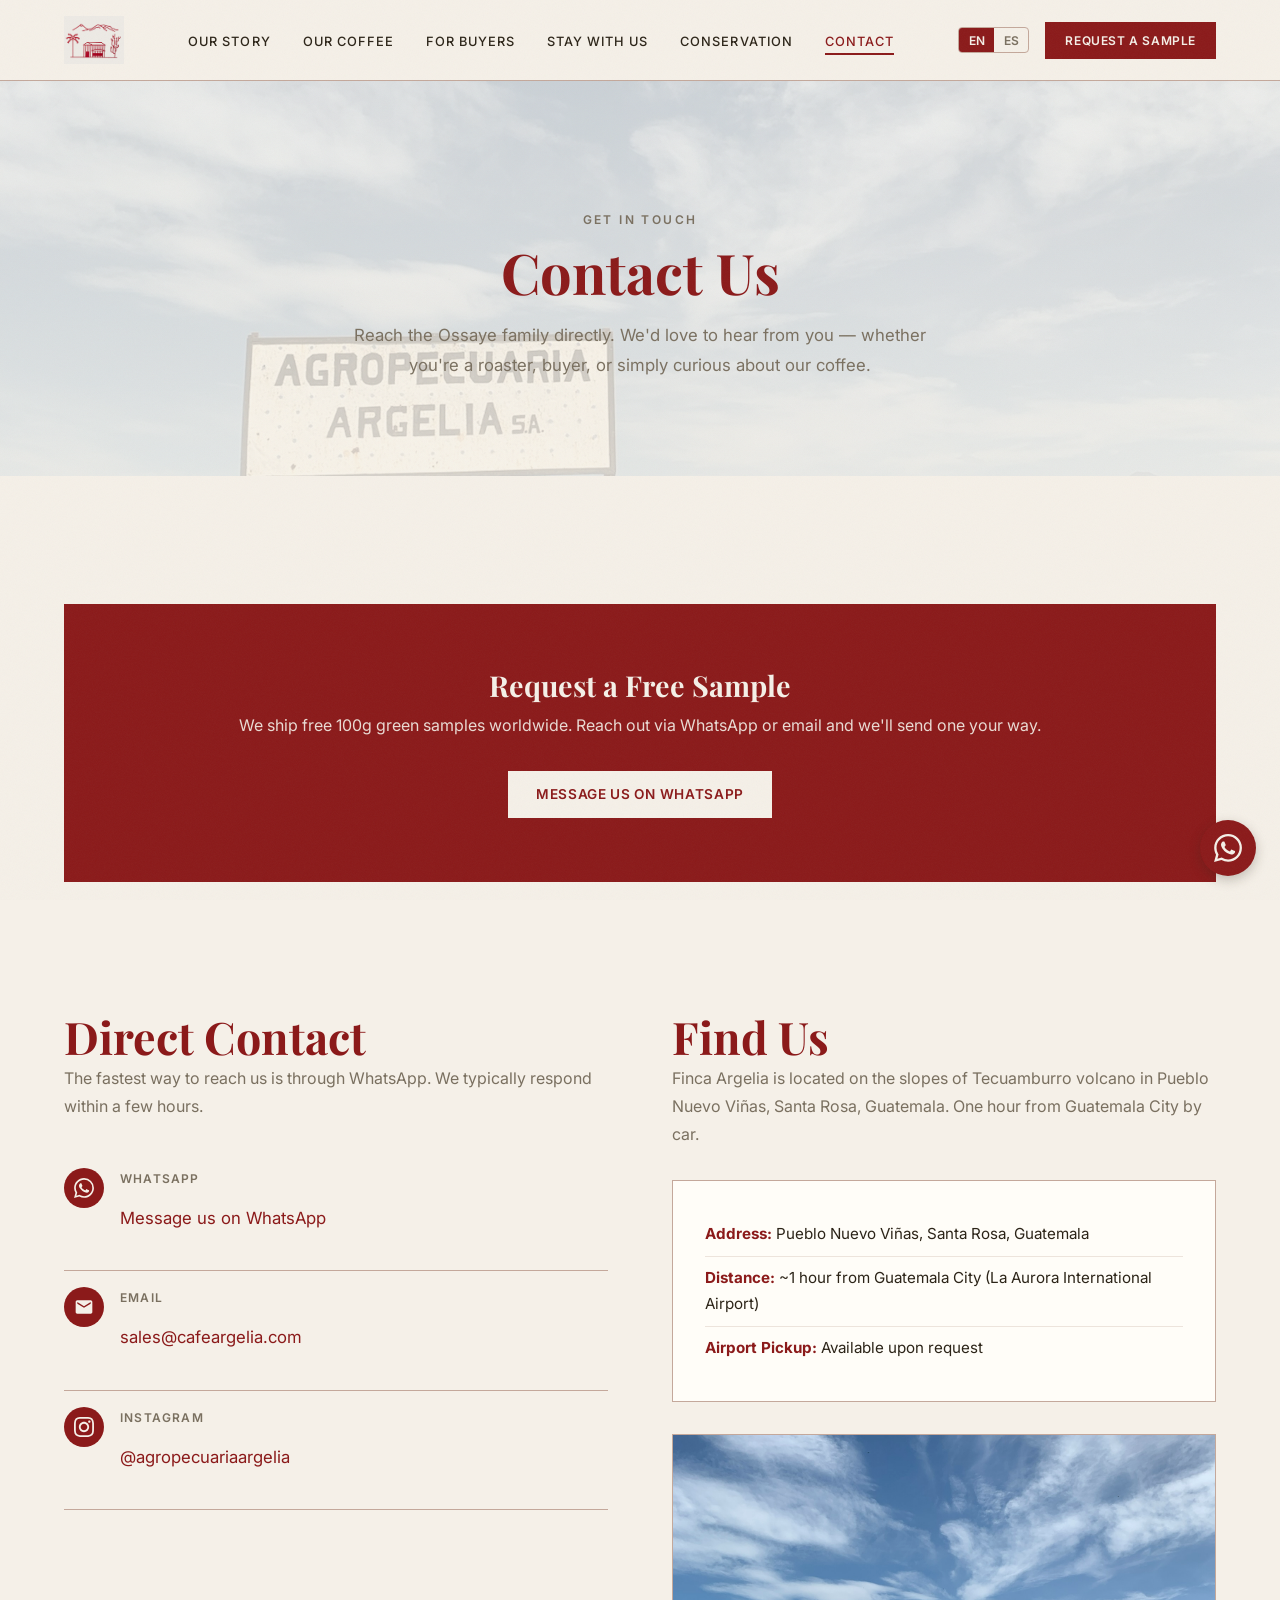
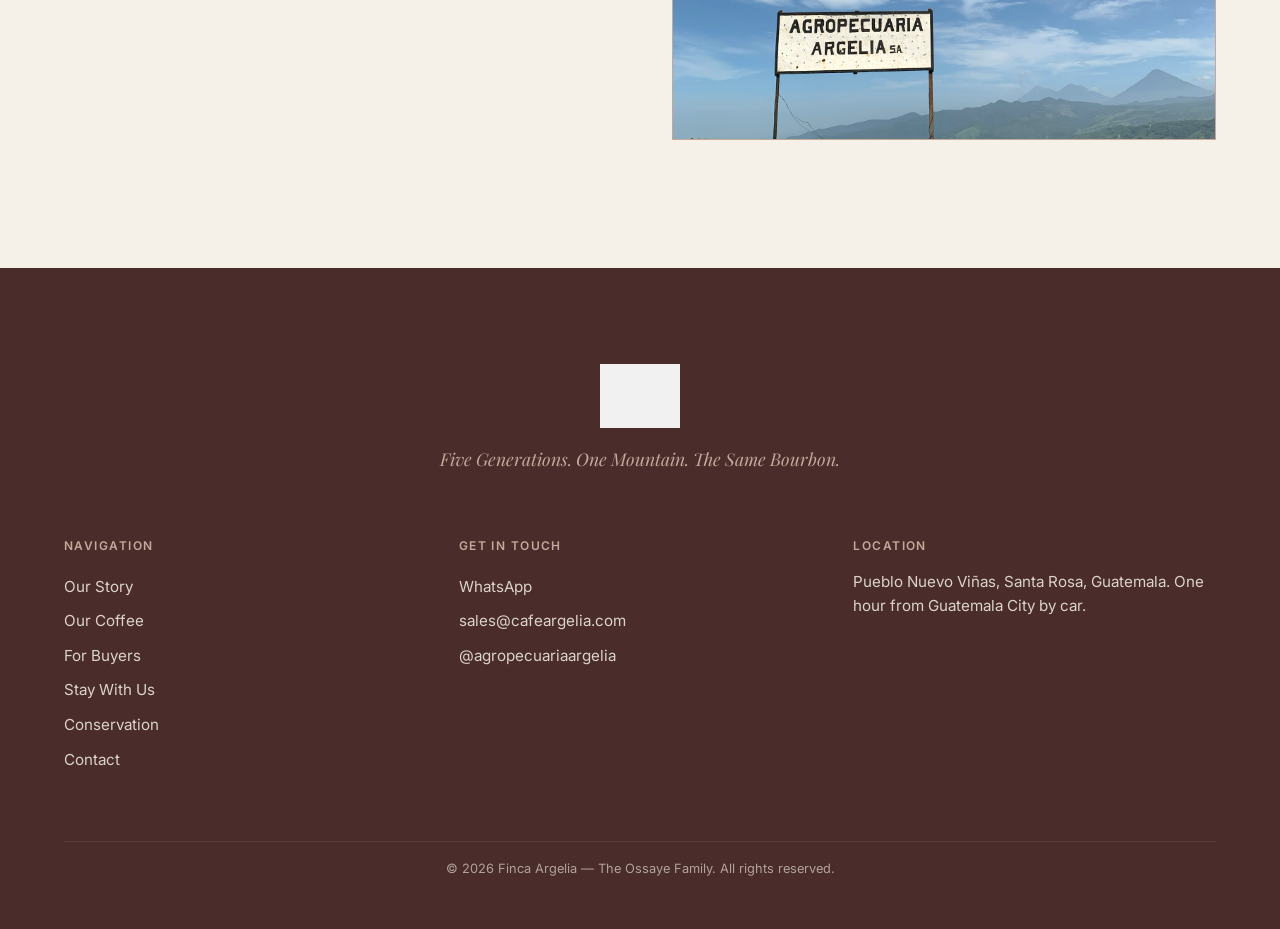
<file: site/contact.html>
<!DOCTYPE html>
<html lang="en">
<head>
  <meta charset="UTF-8">
  <meta name="viewport" content="width=device-width, initial-scale=1.0">
  <title>Contact | Finca Argelia | Request a Sample</title>
  <meta name="description" content="Reach the Ossaye family directly via WhatsApp or email. Free green samples shipped worldwide. One hour from Guatemala City.">
  <meta property="og:title" content="Contact | Finca Argelia">
  <meta property="og:description" content="Request a free sample. Contact us via WhatsApp or email.">
  <meta property="og:image" content="images/photos/View.jpeg">
  <meta property="og:type" content="website">
  <link rel="preconnect" href="https://fonts.googleapis.com">
  <link rel="preconnect" href="https://fonts.gstatic.com" crossorigin>
  <link href="https://fonts.googleapis.com/css2?family=Inter:wght@400;500;600&family=Playfair+Display:ital,wght@0,700;1,400&display=swap" rel="stylesheet">
  <link rel="stylesheet" href="css/variables.css">
  <link rel="stylesheet" href="css/base.css">
  <link rel="stylesheet" href="css/layout.css">
  <link rel="stylesheet" href="css/components.css">
  <link rel="stylesheet" href="css/pages.css">
  <link rel="stylesheet" href="css/responsive.css">
</head>
<body>

  <!-- Navigation -->
  <nav class="nav" role="navigation" aria-label="Main navigation">
    <div class="nav__inner">
      <a href="index.html" class="nav__logo">
        <img src="images/logo.png" alt="Finca Argelia" width="180" height="48">
      </a>
      <ul class="nav__links">
        <li><a href="about.html" data-i18n="nav.about">Our Story</a></li>
        <li><a href="coffee.html" data-i18n="nav.coffee">Our Coffee</a></li>
        <li><a href="buyers.html" data-i18n="nav.buyers">For Buyers</a></li>
        <li><a href="stay.html" data-i18n="nav.stay">Stay With Us</a></li>
        <li><a href="conservation.html" data-i18n="nav.conservation">Conservation</a></li>
        <li><a href="contact.html" data-i18n="nav.contact">Contact</a></li>
      </ul>
      <div class="nav__right">
        <div class="lang-toggle">
          <button class="active" data-lang="en">EN</button>
          <button data-lang="es">ES</button>
        </div>
        <a href="contact.html" class="btn btn--primary btn--small" data-i18n="nav.cta">Request a Sample</a>
        <button class="nav__hamburger" aria-label="Toggle menu">
          <span></span><span></span><span></span>
        </button>
      </div>
    </div>
  </nav>

  <div class="nav__mobile" role="dialog" aria-label="Mobile navigation">
    <a href="about.html" data-i18n="nav.about">Our Story</a>
    <a href="coffee.html" data-i18n="nav.coffee">Our Coffee</a>
    <a href="buyers.html" data-i18n="nav.buyers">For Buyers</a>
    <a href="stay.html" data-i18n="nav.stay">Stay With Us</a>
    <a href="conservation.html" data-i18n="nav.conservation">Conservation</a>
    <a href="contact.html" data-i18n="nav.contact">Contact</a>
    <div class="lang-toggle" style="margin-top: 1rem;">
      <button class="active" data-lang="en">EN</button>
      <button data-lang="es">ES</button>
    </div>
    <a href="contact.html" class="btn btn--primary" data-i18n="nav.cta">Request a Sample</a>
  </div>

  <!-- Page Header -->
  <section class="page-header">
    <div class="page-header__bg">
      <img src="images/photos/View.jpeg" alt="Finca Argelia farm entrance" class="photo-warm" fetchpriority="high">
    </div>
    <div class="page-header__overlay"></div>
    <div class="page-header__content">
      <p class="page-header__label" data-i18n="contact.header.label">Get in Touch</p>
      <h1 class="page-header__title" data-i18n="contact.header.title">Contact Us</h1>
      <p class="page-header__desc" data-i18n="contact.header.desc">Reach the Ossaye family directly. We'd love to hear from you &mdash; whether you're a roaster, buyer, or simply curious about our coffee.</p>
    </div>
  </section>

  <!-- Sample CTA -->
  <section class="section" style="padding-bottom: 0;">
    <div class="container">
      <div class="sample-cta fade-in">
        <h3 data-i18n="contact.sample.title">Request a Free Sample</h3>
        <p data-i18n="contact.sample.desc">We ship free 100g green samples worldwide. Reach out via WhatsApp or email and we'll send one your way.</p>
        <a href="https://wa.me/50230143506" target="_blank" rel="noopener" class="btn btn--light" data-i18n="contact.sample.cta">Message Us on WhatsApp</a>
      </div>
    </div>
  </section>

  <!-- Contact Methods -->
  <section class="section">
    <div class="container">
      <div class="contact-grid fade-in">
        <div>
          <h2 data-i18n="contact.direct.title">Direct Contact</h2>
          <p style="color: var(--color-text-secondary); margin-bottom: var(--space-md);" data-i18n="contact.direct.desc">The fastest way to reach us is through WhatsApp. We typically respond within a few hours.</p>

          <div class="contact-method">
            <div class="contact-method__icon">
              <svg viewBox="0 0 24 24" xmlns="http://www.w3.org/2000/svg"><path d="M17.472 14.382c-.297-.149-1.758-.867-2.03-.967-.273-.099-.471-.148-.67.15-.197.297-.767.966-.94 1.164-.173.199-.347.223-.644.075-.297-.15-1.255-.463-2.39-1.475-.883-.788-1.48-1.761-1.653-2.059-.173-.297-.018-.458.13-.606.134-.133.298-.347.446-.52.149-.174.198-.298.298-.497.099-.198.05-.371-.025-.52-.075-.149-.669-1.612-.916-2.207-.242-.579-.487-.5-.669-.51-.173-.008-.371-.01-.57-.01-.198 0-.52.074-.792.372-.272.297-1.04 1.016-1.04 2.479 0 1.462 1.065 2.875 1.213 3.074.149.198 2.096 3.2 5.077 4.487.709.306 1.262.489 1.694.625.712.227 1.36.195 1.871.118.571-.085 1.758-.719 2.006-1.413.248-.694.248-1.289.173-1.413-.074-.124-.272-.198-.57-.347m-5.421 7.403h-.004a9.87 9.87 0 01-5.031-1.378l-.361-.214-3.741.982.998-3.648-.235-.374a9.86 9.86 0 01-1.51-5.26c.001-5.45 4.436-9.884 9.888-9.884 2.64 0 5.122 1.03 6.988 2.898a9.825 9.825 0 012.893 6.994c-.003 5.45-4.437 9.884-9.885 9.884m8.413-18.297A11.815 11.815 0 0012.05 0C5.495 0 .16 5.335.157 11.892c0 2.096.547 4.142 1.588 5.945L.057 24l6.305-1.654a11.882 11.882 0 005.683 1.448h.005c6.554 0 11.89-5.335 11.893-11.893a11.821 11.821 0 00-3.48-8.413z"/></svg>
            </div>
            <div>
              <p class="contact-method__label" data-i18n="contact.whatsapp.label">WhatsApp</p>
              <p class="contact-method__value"><a href="https://wa.me/50230143506" target="_blank" rel="noopener" data-i18n="contact.whatsapp.value">Message us on WhatsApp</a></p>
            </div>
          </div>

          <div class="contact-method">
            <div class="contact-method__icon">
              <svg viewBox="0 0 24 24" xmlns="http://www.w3.org/2000/svg"><path d="M20 4H4c-1.1 0-2 .9-2 2v12c0 1.1.9 2 2 2h16c1.1 0 2-.9 2-2V6c0-1.1-.9-2-2-2zm0 4l-8 5-8-5V6l8 5 8-5v2z"/></svg>
            </div>
            <div>
              <p class="contact-method__label">Email</p>
              <p class="contact-method__value"><a href="mailto:sales@cafeargelia.com">sales@cafeargelia.com</a></p>
            </div>
          </div>

          <div class="contact-method">
            <div class="contact-method__icon">
              <svg viewBox="0 0 24 24" xmlns="http://www.w3.org/2000/svg"><path d="M12 2.163c3.204 0 3.584.012 4.85.07 3.252.148 4.771 1.691 4.919 4.919.058 1.265.069 1.645.069 4.849 0 3.205-.012 3.584-.069 4.849-.149 3.225-1.664 4.771-4.919 4.919-1.266.058-1.644.07-4.85.07-3.204 0-3.584-.012-4.849-.07-3.26-.149-4.771-1.699-4.919-4.92-.058-1.265-.07-1.644-.07-4.849 0-3.204.013-3.583.07-4.849.149-3.227 1.664-4.771 4.919-4.919 1.266-.057 1.645-.069 4.849-.069zm0-2.163c-3.259 0-3.667.014-4.947.072-4.358.2-6.78 2.618-6.98 6.98-.059 1.281-.073 1.689-.073 4.948 0 3.259.014 3.668.072 4.948.2 4.358 2.618 6.78 6.98 6.98 1.281.058 1.689.072 4.948.072 3.259 0 3.668-.014 4.948-.072 4.354-.2 6.782-2.618 6.979-6.98.059-1.28.073-1.689.073-4.948 0-3.259-.014-3.667-.072-4.947-.196-4.354-2.617-6.78-6.979-6.98-1.281-.059-1.69-.073-4.949-.073zm0 5.838c-3.403 0-6.162 2.759-6.162 6.162s2.759 6.163 6.162 6.163 6.162-2.759 6.162-6.163c0-3.403-2.759-6.162-6.162-6.162zm0 10.162c-2.209 0-4-1.79-4-4 0-2.209 1.791-4 4-4s4 1.791 4 4c0 2.21-1.791 4-4 4zm6.406-11.845c-.796 0-1.441.645-1.441 1.44s.645 1.44 1.441 1.44c.795 0 1.439-.645 1.439-1.44s-.644-1.44-1.439-1.44z"/></svg>
            </div>
            <div>
              <p class="contact-method__label">Instagram</p>
              <p class="contact-method__value"><a href="https://instagram.com/agropecuariaargelia" target="_blank" rel="noopener">@agropecuariaargelia</a></p>
            </div>
          </div>
        </div>

        <div>
          <h2 data-i18n="contact.location.title">Find Us</h2>
          <p style="color: var(--color-text-secondary); margin-bottom: var(--space-md);" data-i18n="contact.location.desc">Finca Argelia is located on the slopes of Tecuamburro volcano in Pueblo Nuevo Vi&ntilde;as, Santa Rosa, Guatemala. One hour from Guatemala City by car.</p>

          <div class="info-box" style="margin-bottom: var(--space-md);">
            <ul class="info-box__list">
              <li><strong data-i18n="contact.location.address.label">Address:</strong> <span data-i18n="contact.location.address.value">Pueblo Nuevo Vi&ntilde;as, Santa Rosa, Guatemala</span></li>
              <li><strong data-i18n="contact.location.distance.label">Distance:</strong> <span data-i18n="contact.location.distance.value">~1 hour from Guatemala City (La Aurora International Airport)</span></li>
              <li><strong data-i18n="contact.location.pickup.label">Airport Pickup:</strong> <span data-i18n="contact.location.pickup.value">Available upon request</span></li>
            </ul>
          </div>

          <div class="aspect-16-9" style="border: 1px solid var(--color-accent-light);">
            <img src="images/photos/View.jpeg" alt="View of Finca Argelia and Tecuamburro volcano" class="img-cover photo-warm" loading="lazy" decoding="async">
          </div>
        </div>
      </div>
    </div>
  </section>

  <!-- Footer -->
  <footer class="footer">
    <div class="container">
      <div class="footer__top">
        <img src="images/logo.png" alt="Finca Argelia" class="footer__logo">
        <p class="footer__tagline" data-i18n="footer.tagline">Five Generations. One Mountain. The Same Bourbon.</p>
      </div>
      <div class="footer__grid">
        <div class="footer__col">
          <h4 data-i18n="footer.nav.title">Navigation</h4>
          <a href="about.html" data-i18n="nav.about">Our Story</a>
          <a href="coffee.html" data-i18n="nav.coffee">Our Coffee</a>
          <a href="buyers.html" data-i18n="nav.buyers">For Buyers</a>
          <a href="stay.html" data-i18n="nav.stay">Stay With Us</a>
          <a href="conservation.html" data-i18n="nav.conservation">Conservation</a>
          <a href="contact.html" data-i18n="nav.contact">Contact</a>
        </div>
        <div class="footer__col">
          <h4 data-i18n="footer.contact.title">Get in Touch</h4>
          <a href="https://wa.me/50230143506" target="_blank" rel="noopener">WhatsApp</a>
          <a href="mailto:sales@cafeargelia.com">sales@cafeargelia.com</a>
          <a href="https://instagram.com/agropecuariaargelia" target="_blank" rel="noopener">@agropecuariaargelia</a>
        </div>
        <div class="footer__col">
          <h4 data-i18n="footer.location.title">Location</h4>
          <p data-i18n="footer.location.desc">Pueblo Nuevo Vi&ntilde;as, Santa Rosa, Guatemala. One hour from Guatemala City by car.</p>
        </div>
      </div>
      <div class="footer__bottom">
        <p>&copy; 2026 Finca Argelia &mdash; The Ossaye Family. <span data-i18n="footer.rights">All rights reserved.</span></p>
      </div>
    </div>
  </footer>

  <a href="https://wa.me/50230143506" class="whatsapp-float" target="_blank" rel="noopener" aria-label="Contact us on WhatsApp">
    <svg viewBox="0 0 24 24" xmlns="http://www.w3.org/2000/svg"><path d="M17.472 14.382c-.297-.149-1.758-.867-2.03-.967-.273-.099-.471-.148-.67.15-.197.297-.767.966-.94 1.164-.173.199-.347.223-.644.075-.297-.15-1.255-.463-2.39-1.475-.883-.788-1.48-1.761-1.653-2.059-.173-.297-.018-.458.13-.606.134-.133.298-.347.446-.52.149-.174.198-.298.298-.497.099-.198.05-.371-.025-.52-.075-.149-.669-1.612-.916-2.207-.242-.579-.487-.5-.669-.51-.173-.008-.371-.01-.57-.01-.198 0-.52.074-.792.372-.272.297-1.04 1.016-1.04 2.479 0 1.462 1.065 2.875 1.213 3.074.149.198 2.096 3.2 5.077 4.487.709.306 1.262.489 1.694.625.712.227 1.36.195 1.871.118.571-.085 1.758-.719 2.006-1.413.248-.694.248-1.289.173-1.413-.074-.124-.272-.198-.57-.347m-5.421 7.403h-.004a9.87 9.87 0 01-5.031-1.378l-.361-.214-3.741.982.998-3.648-.235-.374a9.86 9.86 0 01-1.51-5.26c.001-5.45 4.436-9.884 9.888-9.884 2.64 0 5.122 1.03 6.988 2.898a9.825 9.825 0 012.893 6.994c-.003 5.45-4.437 9.884-9.885 9.884m8.413-18.297A11.815 11.815 0 0012.05 0C5.495 0 .16 5.335.157 11.892c0 2.096.547 4.142 1.588 5.945L.057 24l6.305-1.654a11.882 11.882 0 005.683 1.448h.005c6.554 0 11.89-5.335 11.893-11.893a11.821 11.821 0 00-3.48-8.413z"/></svg>
  </a>

  <script src="js/main.js"></script>
  <script src="js/i18n.js"></script>
</body>
</html>
</file>
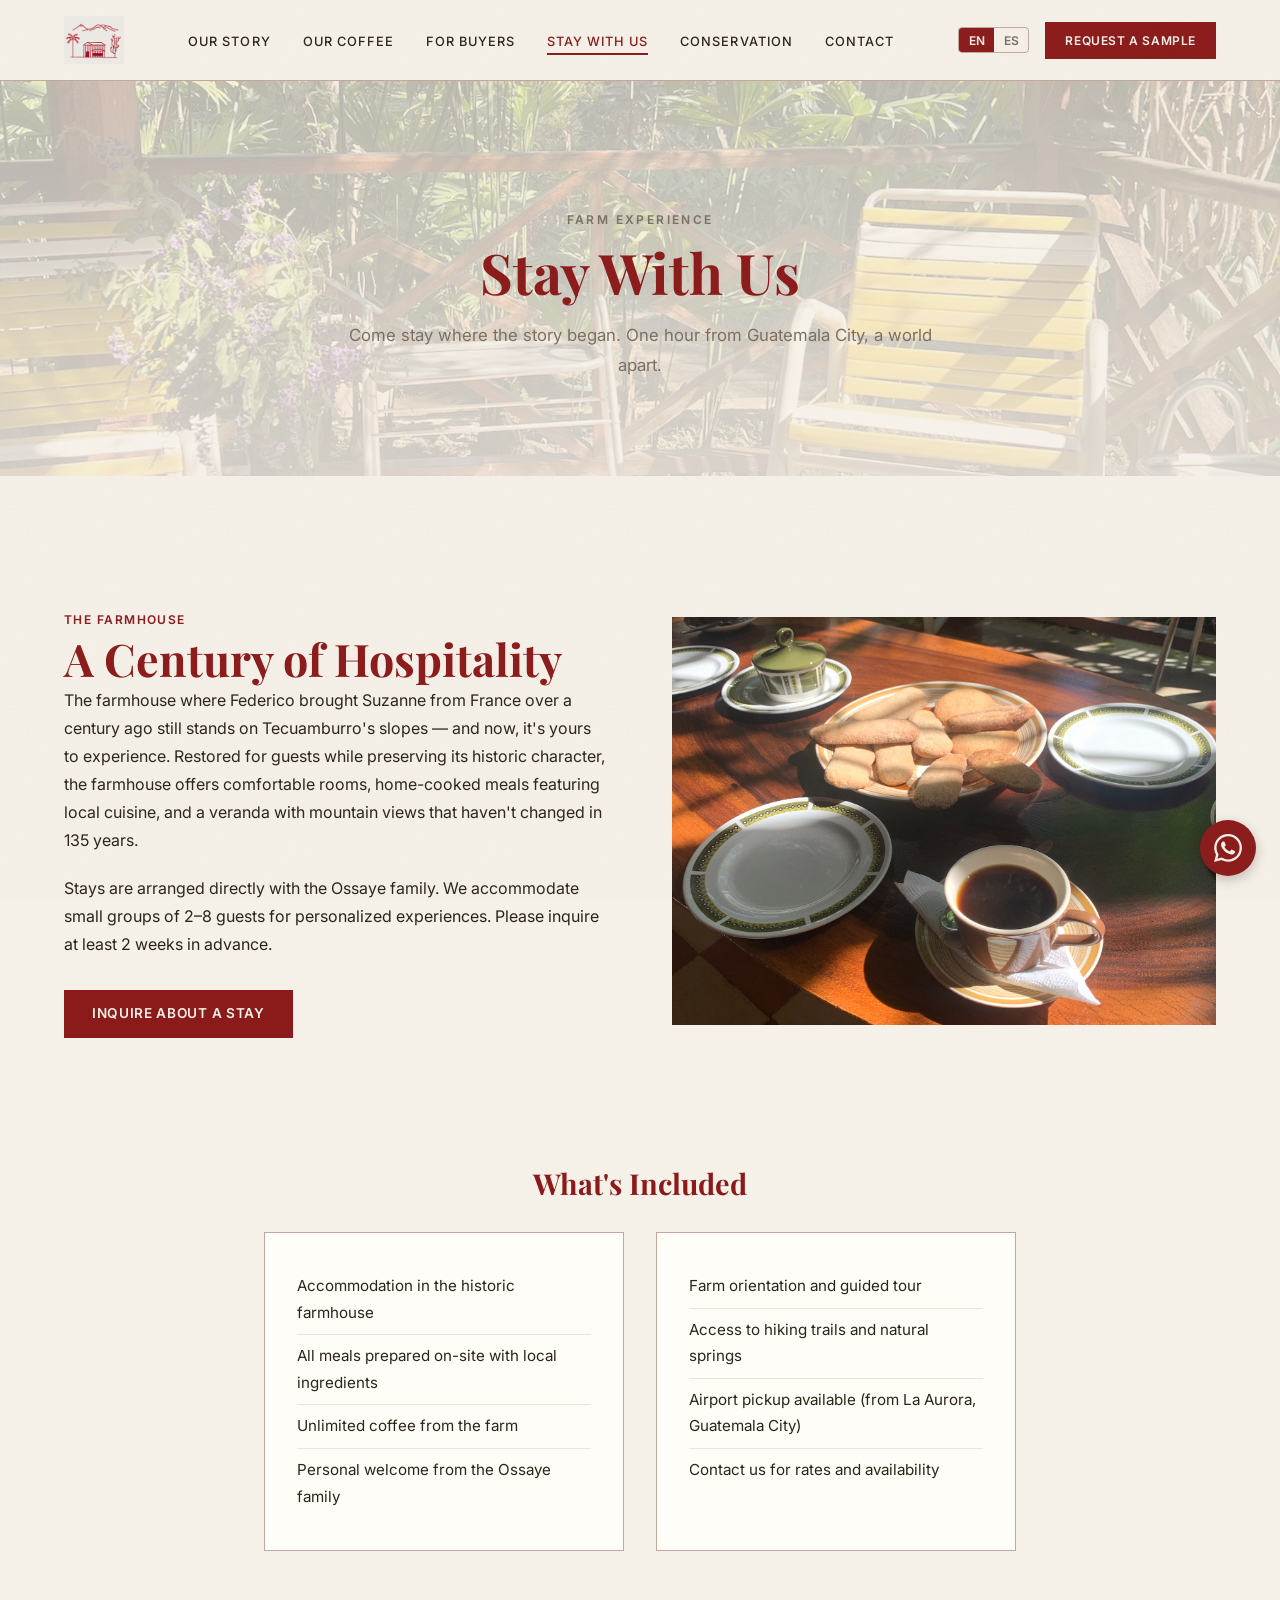
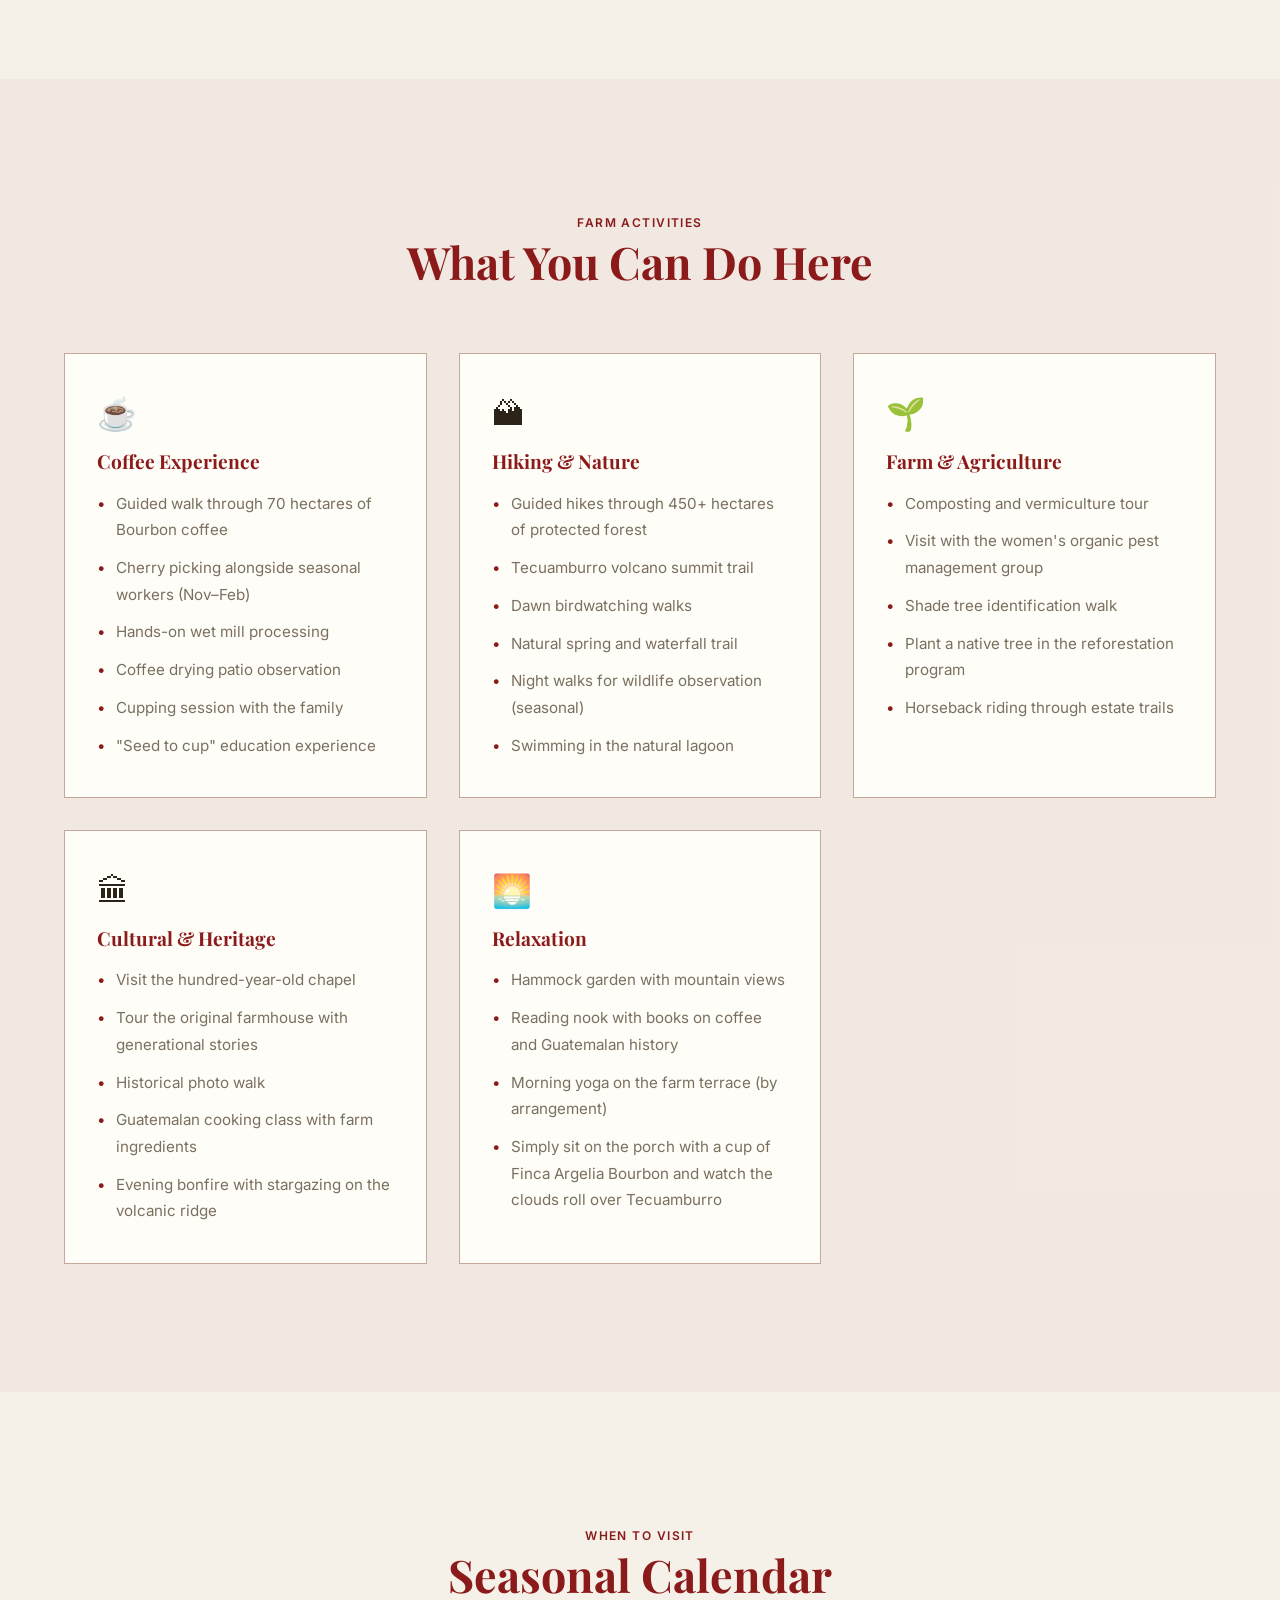
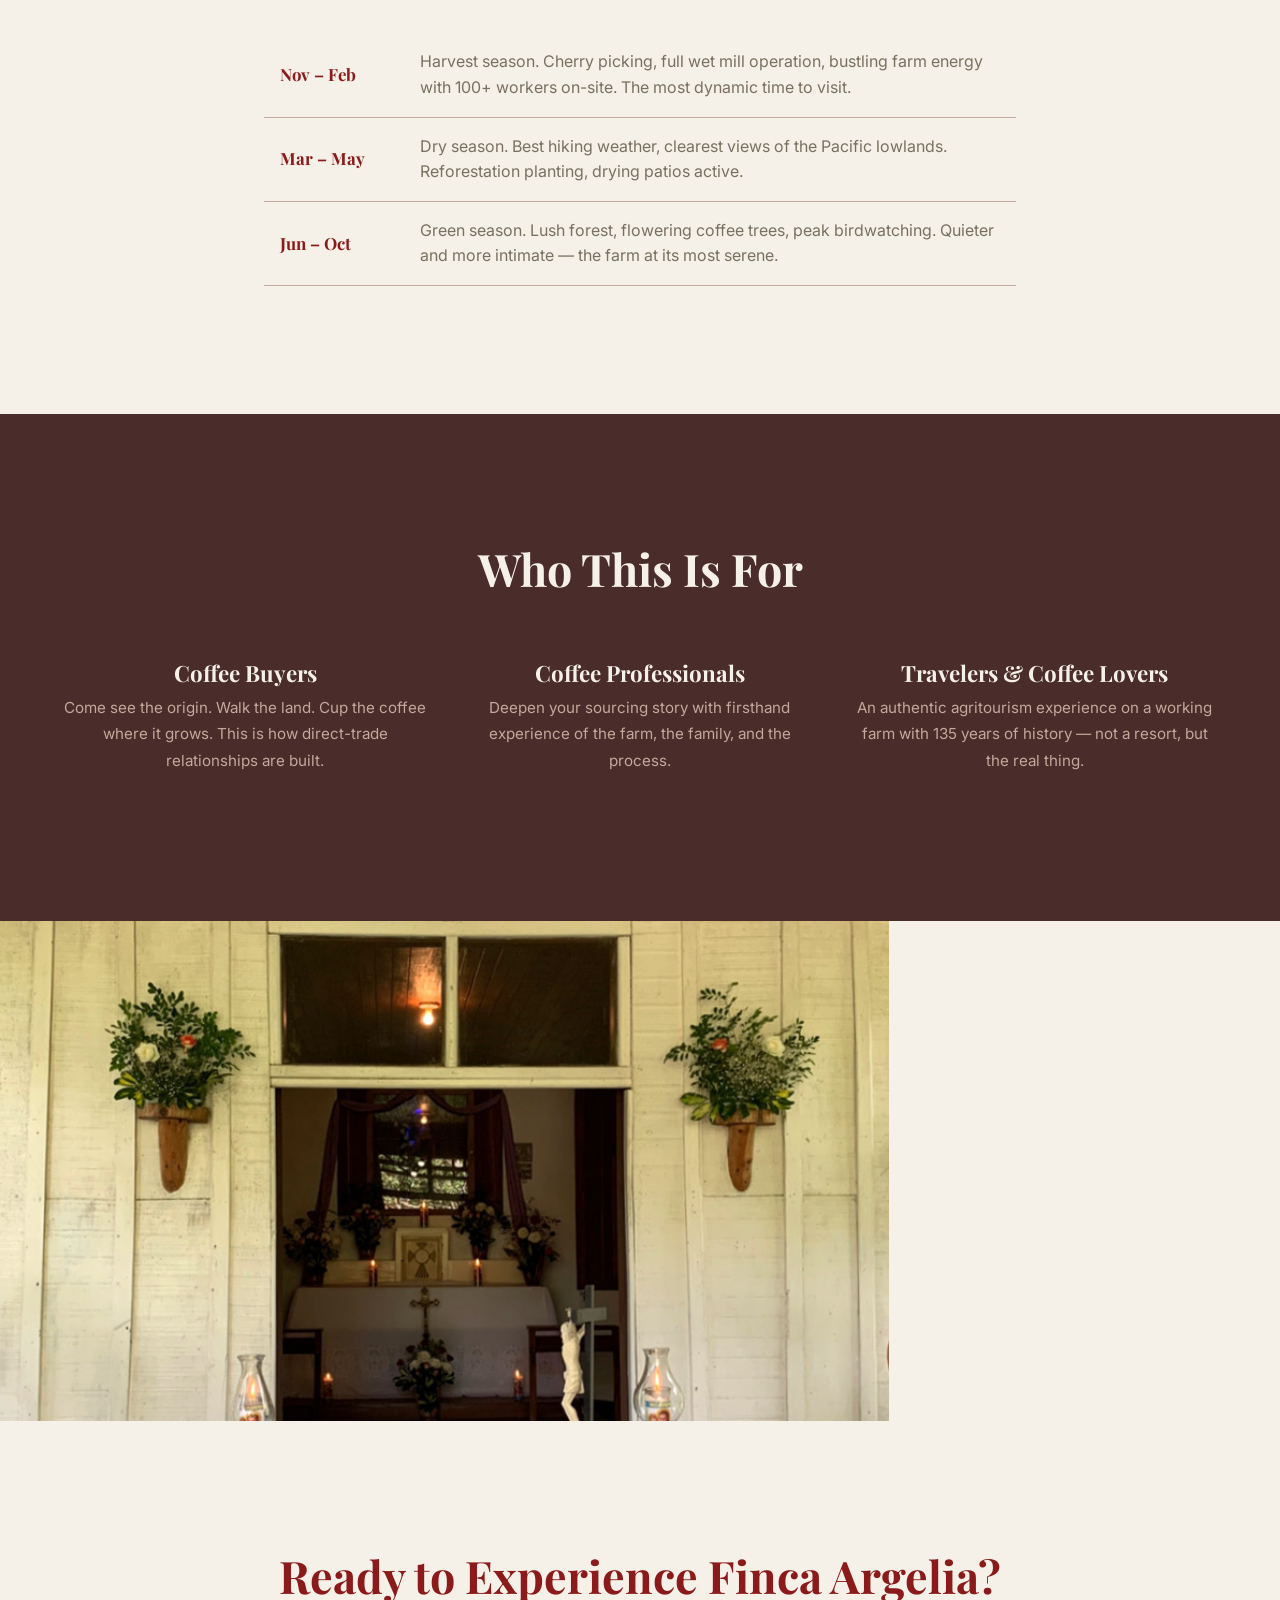
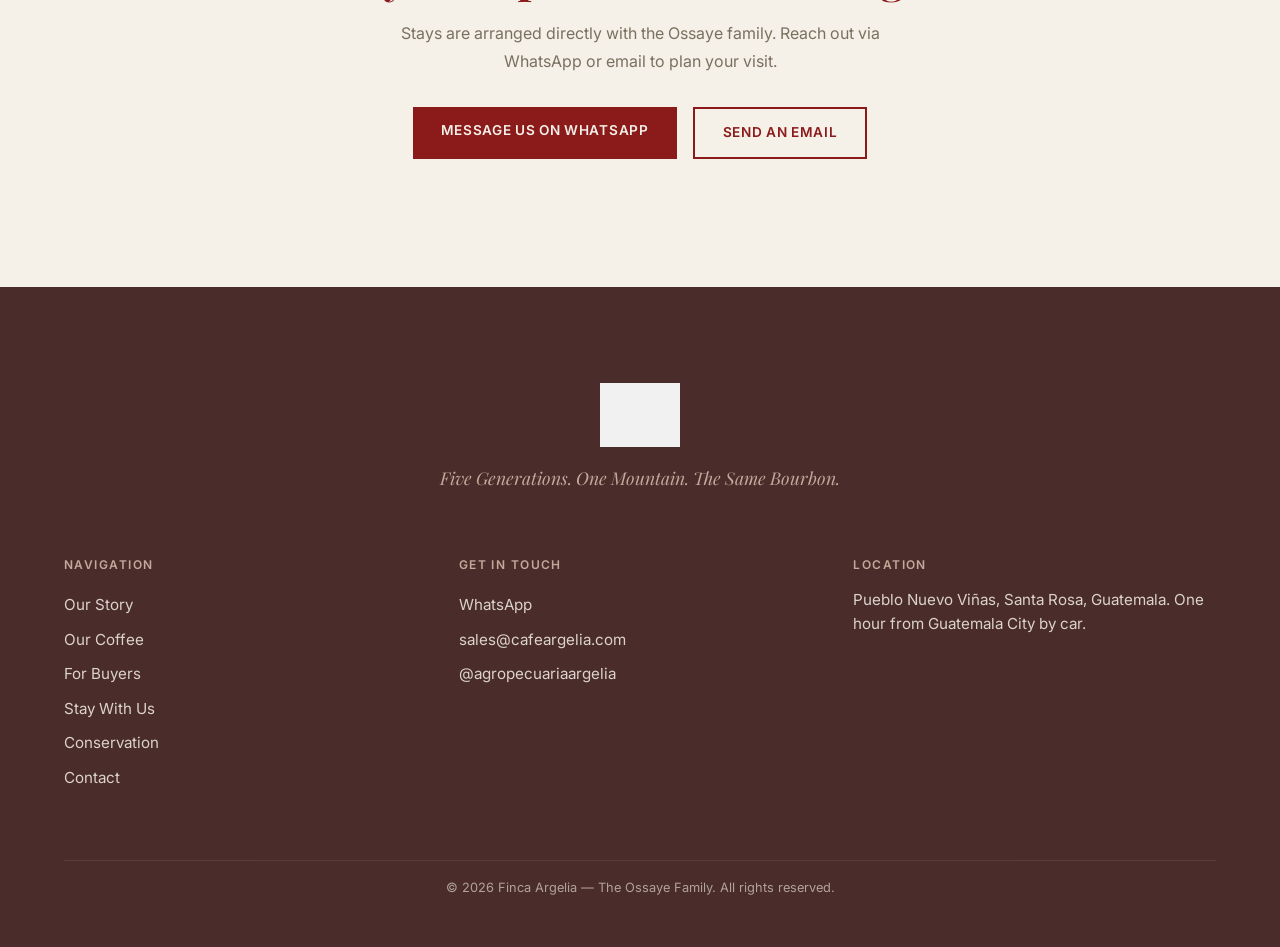
<file: site/stay.html>
<!DOCTYPE html>
<html lang="en">
<head>
  <meta charset="UTF-8">
  <meta name="viewport" content="width=device-width, initial-scale=1.0">
  <title>Stay With Us | Farm Experience | Finca Argelia</title>
  <meta name="description" content="Stay in a 135-year-old farmhouse on a working coffee farm. Cupping, hiking, horseback riding, and heritage experiences on Tecuamburro volcano.">
  <meta property="og:title" content="Stay With Us | Finca Argelia">
  <meta property="og:description" content="Experience life on a 135-year-old coffee farm on Tecuamburro volcano.">
  <meta property="og:image" content="images/photos/house chairs.jpeg">
  <meta property="og:type" content="website">
  <link rel="preconnect" href="https://fonts.googleapis.com">
  <link rel="preconnect" href="https://fonts.gstatic.com" crossorigin>
  <link href="https://fonts.googleapis.com/css2?family=Inter:wght@400;500;600&family=Playfair+Display:ital,wght@0,700;1,400&display=swap" rel="stylesheet">
  <link rel="stylesheet" href="css/variables.css">
  <link rel="stylesheet" href="css/base.css">
  <link rel="stylesheet" href="css/layout.css">
  <link rel="stylesheet" href="css/components.css">
  <link rel="stylesheet" href="css/pages.css">
  <link rel="stylesheet" href="css/responsive.css">
</head>
<body>

  <!-- Navigation -->
  <nav class="nav" role="navigation" aria-label="Main navigation">
    <div class="nav__inner">
      <a href="index.html" class="nav__logo">
        <img src="images/logo.png" alt="Finca Argelia" width="180" height="48">
      </a>
      <ul class="nav__links">
        <li><a href="about.html" data-i18n="nav.about">Our Story</a></li>
        <li><a href="coffee.html" data-i18n="nav.coffee">Our Coffee</a></li>
        <li><a href="buyers.html" data-i18n="nav.buyers">For Buyers</a></li>
        <li><a href="stay.html" data-i18n="nav.stay">Stay With Us</a></li>
        <li><a href="conservation.html" data-i18n="nav.conservation">Conservation</a></li>
        <li><a href="contact.html" data-i18n="nav.contact">Contact</a></li>
      </ul>
      <div class="nav__right">
        <div class="lang-toggle">
          <button class="active" data-lang="en">EN</button>
          <button data-lang="es">ES</button>
        </div>
        <a href="contact.html" class="btn btn--primary btn--small" data-i18n="nav.cta">Request a Sample</a>
        <button class="nav__hamburger" aria-label="Toggle menu">
          <span></span><span></span><span></span>
        </button>
      </div>
    </div>
  </nav>

  <div class="nav__mobile" role="dialog" aria-label="Mobile navigation">
    <a href="about.html" data-i18n="nav.about">Our Story</a>
    <a href="coffee.html" data-i18n="nav.coffee">Our Coffee</a>
    <a href="buyers.html" data-i18n="nav.buyers">For Buyers</a>
    <a href="stay.html" data-i18n="nav.stay">Stay With Us</a>
    <a href="conservation.html" data-i18n="nav.conservation">Conservation</a>
    <a href="contact.html" data-i18n="nav.contact">Contact</a>
    <div class="lang-toggle" style="margin-top: 1rem;">
      <button class="active" data-lang="en">EN</button>
      <button data-lang="es">ES</button>
    </div>
    <a href="contact.html" class="btn btn--primary" data-i18n="nav.cta">Request a Sample</a>
  </div>

  <!-- Page Header -->
  <section class="page-header">
    <div class="page-header__bg">
      <img src="images/photos/house chairs.jpeg" alt="Historic farmhouse veranda at Finca Argelia" class="photo-warm" fetchpriority="high">
    </div>
    <div class="page-header__overlay"></div>
    <div class="page-header__content">
      <p class="page-header__label" data-i18n="stay.header.label">Farm Experience</p>
      <h1 class="page-header__title" data-i18n="stay.header.title">Stay With Us</h1>
      <p class="page-header__desc" data-i18n="stay.header.desc">Come stay where the story began. One hour from Guatemala City, a world apart.</p>
    </div>
  </section>

  <!-- Introduction -->
  <section class="section">
    <div class="container">
      <div class="stay-intro fade-in">
        <div>
          <span class="label label--red" data-i18n="stay.intro.label">The Farmhouse</span>
          <h2 data-i18n="stay.intro.title">A Century of Hospitality</h2>
          <p data-i18n="stay.intro.p1">The farmhouse where Federico brought Suzanne from France over a century ago still stands on Tecuamburro's slopes &mdash; and now, it's yours to experience. Restored for guests while preserving its historic character, the farmhouse offers comfortable rooms, home-cooked meals featuring local cuisine, and a veranda with mountain views that haven't changed in 135 years.</p>
          <p data-i18n="stay.intro.p2">Stays are arranged directly with the Ossaye family. We accommodate small groups of 2&ndash;8 guests for personalized experiences. Please inquire at least 2 weeks in advance.</p>
          <div style="margin-top: var(--space-md);">
            <a href="https://wa.me/50230143506" target="_blank" rel="noopener" class="btn btn--primary" data-i18n="stay.intro.cta">Inquire About a Stay</a>
          </div>
        </div>
        <div class="aspect-4-3">
          <img src="images/photos/Coffee Cup. house.jpeg" alt="Coffee and hospitality at Finca Argelia farmhouse" class="img-cover photo-warm" loading="lazy" decoding="async">
        </div>
      </div>
    </div>
  </section>

  <!-- What's Included -->
  <section class="section" style="padding-top: 0;">
    <div class="container container--narrow">
      <div class="fade-in">
        <h3 class="text-center" style="margin-bottom: var(--space-md);" data-i18n="stay.included.title">What's Included</h3>
        <div class="grid-2 grid">
          <div class="info-box">
            <ul class="info-box__list">
              <li data-i18n="stay.included.1">Accommodation in the historic farmhouse</li>
              <li data-i18n="stay.included.2">All meals prepared on-site with local ingredients</li>
              <li data-i18n="stay.included.3">Unlimited coffee from the farm</li>
              <li data-i18n="stay.included.4">Personal welcome from the Ossaye family</li>
            </ul>
          </div>
          <div class="info-box">
            <ul class="info-box__list">
              <li data-i18n="stay.included.5">Farm orientation and guided tour</li>
              <li data-i18n="stay.included.6">Access to hiking trails and natural springs</li>
              <li data-i18n="stay.included.7">Airport pickup available (from La Aurora, Guatemala City)</li>
              <li data-i18n="stay.included.8">Contact us for rates and availability</li>
            </ul>
          </div>
        </div>
      </div>
    </div>
  </section>

  <!-- Activities -->
  <section class="section" style="background: rgba(139, 26, 26, 0.03);">
    <div class="container">
      <div class="text-center fade-in" style="margin-bottom: var(--space-lg);">
        <span class="label label--red" data-i18n="stay.activities.label">Farm Activities</span>
        <h2 data-i18n="stay.activities.title">What You Can Do Here</h2>
      </div>

      <div class="activities-grid fade-in">
        <div class="activity">
          <div class="activity__icon">&#9749;</div>
          <h4 class="activity__title" data-i18n="stay.act.coffee.title">Coffee Experience</h4>
          <ul class="activity__list">
            <li data-i18n="stay.act.coffee.1">Guided walk through 70 hectares of Bourbon coffee</li>
            <li data-i18n="stay.act.coffee.2">Cherry picking alongside seasonal workers (Nov&ndash;Feb)</li>
            <li data-i18n="stay.act.coffee.3">Hands-on wet mill processing</li>
            <li data-i18n="stay.act.coffee.4">Coffee drying patio observation</li>
            <li data-i18n="stay.act.coffee.5">Cupping session with the family</li>
            <li data-i18n="stay.act.coffee.6">"Seed to cup" education experience</li>
          </ul>
        </div>

        <div class="activity">
          <div class="activity__icon">&#127956;</div>
          <h4 class="activity__title" data-i18n="stay.act.hiking.title">Hiking & Nature</h4>
          <ul class="activity__list">
            <li data-i18n="stay.act.hiking.1">Guided hikes through 450+ hectares of protected forest</li>
            <li data-i18n="stay.act.hiking.2">Tecuamburro volcano summit trail</li>
            <li data-i18n="stay.act.hiking.3">Dawn birdwatching walks</li>
            <li data-i18n="stay.act.hiking.4">Natural spring and waterfall trail</li>
            <li data-i18n="stay.act.hiking.5">Night walks for wildlife observation (seasonal)</li>
            <li data-i18n="stay.act.hiking.6">Swimming in the natural lagoon</li>
          </ul>
        </div>

        <div class="activity">
          <div class="activity__icon">&#127793;</div>
          <h4 class="activity__title" data-i18n="stay.act.farm.title">Farm & Agriculture</h4>
          <ul class="activity__list">
            <li data-i18n="stay.act.farm.1">Composting and vermiculture tour</li>
            <li data-i18n="stay.act.farm.2">Visit with the women's organic pest management group</li>
            <li data-i18n="stay.act.farm.3">Shade tree identification walk</li>
            <li data-i18n="stay.act.farm.4">Plant a native tree in the reforestation program</li>
            <li data-i18n="stay.act.farm.5">Horseback riding through estate trails</li>
          </ul>
        </div>

        <div class="activity">
          <div class="activity__icon">&#127963;</div>
          <h4 class="activity__title" data-i18n="stay.act.culture.title">Cultural & Heritage</h4>
          <ul class="activity__list">
            <li data-i18n="stay.act.culture.1">Visit the hundred-year-old chapel</li>
            <li data-i18n="stay.act.culture.2">Tour the original farmhouse with generational stories</li>
            <li data-i18n="stay.act.culture.3">Historical photo walk</li>
            <li data-i18n="stay.act.culture.4">Guatemalan cooking class with farm ingredients</li>
            <li data-i18n="stay.act.culture.5">Evening bonfire with stargazing on the volcanic ridge</li>
          </ul>
        </div>

        <div class="activity">
          <div class="activity__icon">&#127749;</div>
          <h4 class="activity__title" data-i18n="stay.act.relax.title">Relaxation</h4>
          <ul class="activity__list">
            <li data-i18n="stay.act.relax.1">Hammock garden with mountain views</li>
            <li data-i18n="stay.act.relax.2">Reading nook with books on coffee and Guatemalan history</li>
            <li data-i18n="stay.act.relax.3">Morning yoga on the farm terrace (by arrangement)</li>
            <li data-i18n="stay.act.relax.4">Simply sit on the porch with a cup of Finca Argelia Bourbon and watch the clouds roll over Tecuamburro</li>
          </ul>
        </div>
      </div>
    </div>
  </section>

  <!-- Seasonal Calendar -->
  <section class="section">
    <div class="container container--narrow">
      <div class="text-center fade-in" style="margin-bottom: var(--space-md);">
        <span class="label label--red" data-i18n="stay.seasons.label">When to Visit</span>
        <h2 data-i18n="stay.seasons.title">Seasonal Calendar</h2>
      </div>
      <div class="fade-in">
        <table class="season-table">
          <tbody>
            <tr>
              <th data-i18n="stay.season.harvest.label">Nov &ndash; Feb</th>
              <td data-i18n="stay.season.harvest.text">Harvest season. Cherry picking, full wet mill operation, bustling farm energy with 100+ workers on-site. The most dynamic time to visit.</td>
            </tr>
            <tr>
              <th data-i18n="stay.season.dry.label">Mar &ndash; May</th>
              <td data-i18n="stay.season.dry.text">Dry season. Best hiking weather, clearest views of the Pacific lowlands. Reforestation planting, drying patios active.</td>
            </tr>
            <tr>
              <th data-i18n="stay.season.green.label">Jun &ndash; Oct</th>
              <td data-i18n="stay.season.green.text">Green season. Lush forest, flowering coffee trees, peak birdwatching. Quieter and more intimate &mdash; the farm at its most serene.</td>
            </tr>
          </tbody>
        </table>
      </div>
    </div>
  </section>

  <!-- Who This Is For -->
  <section class="section section--dark">
    <div class="container">
      <div class="text-center fade-in" style="margin-bottom: var(--space-lg);">
        <h2 data-i18n="stay.who.title">Who This Is For</h2>
      </div>
      <div class="grid-3 grid fade-in">
        <div style="text-align: center;">
          <h4 style="color: var(--color-bg); margin-bottom: 0.5rem;" data-i18n="stay.who.buyers.title">Coffee Buyers</h4>
          <p style="color: var(--color-accent-light); font-size: 0.95rem;" data-i18n="stay.who.buyers.text">Come see the origin. Walk the land. Cup the coffee where it grows. This is how direct-trade relationships are built.</p>
        </div>
        <div style="text-align: center;">
          <h4 style="color: var(--color-bg); margin-bottom: 0.5rem;" data-i18n="stay.who.pros.title">Coffee Professionals</h4>
          <p style="color: var(--color-accent-light); font-size: 0.95rem;" data-i18n="stay.who.pros.text">Deepen your sourcing story with firsthand experience of the farm, the family, and the process.</p>
        </div>
        <div style="text-align: center;">
          <h4 style="color: var(--color-bg); margin-bottom: 0.5rem;" data-i18n="stay.who.travelers.title">Travelers & Coffee Lovers</h4>
          <p style="color: var(--color-accent-light); font-size: 0.95rem;" data-i18n="stay.who.travelers.text">An authentic agritourism experience on a working farm with 135 years of history &mdash; not a resort, but the real thing.</p>
        </div>
      </div>
    </div>
  </section>

  <!-- Chapel Image -->
  <section style="margin: 0;">
    <div class="aspect-16-9" style="max-height: 500px;">
      <img src="images/photos/Chapel.jpg" alt="The hundred-year-old chapel at Finca Argelia" class="img-cover photo-warm" loading="lazy" decoding="async">
    </div>
  </section>

  <!-- CTA -->
  <section class="section">
    <div class="container text-center fade-in">
      <h2 data-i18n="stay.cta.title">Ready to Experience Finca Argelia?</h2>
      <p style="max-width: 550px; margin: var(--space-sm) auto var(--space-md); color: var(--color-text-secondary);" data-i18n="stay.cta.desc">Stays are arranged directly with the Ossaye family. Reach out via WhatsApp or email to plan your visit.</p>
      <div style="display: flex; gap: var(--space-sm); justify-content: center; flex-wrap: wrap;">
        <a href="https://wa.me/50230143506" target="_blank" rel="noopener" class="btn btn--primary" data-i18n="stay.cta.whatsapp">Message Us on WhatsApp</a>
        <a href="mailto:sales@cafeargelia.com" class="btn btn--outline" data-i18n="stay.cta.email">Send an Email</a>
      </div>
    </div>
  </section>

  <!-- Footer -->
  <footer class="footer">
    <div class="container">
      <div class="footer__top">
        <img src="images/logo.png" alt="Finca Argelia" class="footer__logo">
        <p class="footer__tagline" data-i18n="footer.tagline">Five Generations. One Mountain. The Same Bourbon.</p>
      </div>
      <div class="footer__grid">
        <div class="footer__col">
          <h4 data-i18n="footer.nav.title">Navigation</h4>
          <a href="about.html" data-i18n="nav.about">Our Story</a>
          <a href="coffee.html" data-i18n="nav.coffee">Our Coffee</a>
          <a href="buyers.html" data-i18n="nav.buyers">For Buyers</a>
          <a href="stay.html" data-i18n="nav.stay">Stay With Us</a>
          <a href="conservation.html" data-i18n="nav.conservation">Conservation</a>
          <a href="contact.html" data-i18n="nav.contact">Contact</a>
        </div>
        <div class="footer__col">
          <h4 data-i18n="footer.contact.title">Get in Touch</h4>
          <a href="https://wa.me/50230143506" target="_blank" rel="noopener">WhatsApp</a>
          <a href="mailto:sales@cafeargelia.com">sales@cafeargelia.com</a>
          <a href="https://instagram.com/agropecuariaargelia" target="_blank" rel="noopener">@agropecuariaargelia</a>
        </div>
        <div class="footer__col">
          <h4 data-i18n="footer.location.title">Location</h4>
          <p data-i18n="footer.location.desc">Pueblo Nuevo Vi&ntilde;as, Santa Rosa, Guatemala. One hour from Guatemala City by car.</p>
        </div>
      </div>
      <div class="footer__bottom">
        <p>&copy; 2026 Finca Argelia &mdash; The Ossaye Family. <span data-i18n="footer.rights">All rights reserved.</span></p>
      </div>
    </div>
  </footer>

  <a href="https://wa.me/50230143506" class="whatsapp-float" target="_blank" rel="noopener" aria-label="Contact us on WhatsApp">
    <svg viewBox="0 0 24 24" xmlns="http://www.w3.org/2000/svg"><path d="M17.472 14.382c-.297-.149-1.758-.867-2.03-.967-.273-.099-.471-.148-.67.15-.197.297-.767.966-.94 1.164-.173.199-.347.223-.644.075-.297-.15-1.255-.463-2.39-1.475-.883-.788-1.48-1.761-1.653-2.059-.173-.297-.018-.458.13-.606.134-.133.298-.347.446-.52.149-.174.198-.298.298-.497.099-.198.05-.371-.025-.52-.075-.149-.669-1.612-.916-2.207-.242-.579-.487-.5-.669-.51-.173-.008-.371-.01-.57-.01-.198 0-.52.074-.792.372-.272.297-1.04 1.016-1.04 2.479 0 1.462 1.065 2.875 1.213 3.074.149.198 2.096 3.2 5.077 4.487.709.306 1.262.489 1.694.625.712.227 1.36.195 1.871.118.571-.085 1.758-.719 2.006-1.413.248-.694.248-1.289.173-1.413-.074-.124-.272-.198-.57-.347m-5.421 7.403h-.004a9.87 9.87 0 01-5.031-1.378l-.361-.214-3.741.982.998-3.648-.235-.374a9.86 9.86 0 01-1.51-5.26c.001-5.45 4.436-9.884 9.888-9.884 2.64 0 5.122 1.03 6.988 2.898a9.825 9.825 0 012.893 6.994c-.003 5.45-4.437 9.884-9.885 9.884m8.413-18.297A11.815 11.815 0 0012.05 0C5.495 0 .16 5.335.157 11.892c0 2.096.547 4.142 1.588 5.945L.057 24l6.305-1.654a11.882 11.882 0 005.683 1.448h.005c6.554 0 11.89-5.335 11.893-11.893a11.821 11.821 0 00-3.48-8.413z"/></svg>
  </a>

  <script src="js/main.js"></script>
  <script src="js/i18n.js"></script>
</body>
</html>
</file>
<file: site/css/variables.css>
:root {
  /* Colors */
  --color-primary: #8B1A1A;
  --color-bg: #F5F0E8;
  --color-text: #2C2418;
  --color-text-secondary: #7A7060;
  --color-accent-light: #C4A89B;
  --color-accent-dark: #4A2C2A;
  --color-white: #FFFDF8;

  /* Typography */
  --font-serif: 'Playfair Display', Georgia, 'Times New Roman', serif;
  --font-sans: 'Inter', -apple-system, BlinkMacSystemFont, 'Segoe UI', sans-serif;
  --font-size-base: 1rem;
  --line-height-body: 1.75;
  --line-height-heading: 1.2;

  /* Spacing (8px base) */
  --space-xs: 0.5rem;
  --space-sm: 1rem;
  --space-md: 2rem;
  --space-lg: 4rem;
  --space-xl: 6rem;
  --space-2xl: 8rem;

  /* Layout */
  --container-max: 1200px;
  --container-narrow: 800px;
  --container-padding: 1.5rem;

  /* Transitions */
  --transition-base: 0.3s ease;
  --transition-slow: 0.6s ease;
}
</file>
<file: site/css/base.css>
*, *::before, *::after {
  box-sizing: border-box;
  margin: 0;
  padding: 0;
}

html {
  scroll-behavior: smooth;
  -webkit-text-size-adjust: 100%;
}

body {
  font-family: var(--font-sans);
  font-size: var(--font-size-base);
  line-height: var(--line-height-body);
  color: var(--color-text);
  background-color: var(--color-bg);
  -webkit-font-smoothing: antialiased;
  -moz-osx-font-smoothing: grayscale;
}

body::after {
  content: '';
  position: fixed;
  inset: 0;
  pointer-events: none;
  z-index: 9999;
  opacity: 0.04;
  background-image: url("data:image/svg+xml,%3Csvg xmlns='http://www.w3.org/2000/svg' width='300' height='300'%3E%3Cfilter id='n'%3E%3CfeTurbulence type='fractalNoise' baseFrequency='0.9' numOctaves='4' stitchTiles='stitch'/%3E%3C/filter%3E%3Crect width='300' height='300' filter='url(%23n)' opacity='1'/%3E%3C/svg%3E");
  background-size: 200px 200px;
}

h1, h2, h3, h4, h5, h6 {
  font-family: var(--font-serif);
  line-height: var(--line-height-heading);
  color: var(--color-primary);
  font-weight: 700;
}

h1 { font-size: clamp(2.2rem, 5vw, 4rem); }
h2 { font-size: clamp(1.6rem, 3.5vw, 2.8rem); }
h3 { font-size: clamp(1.3rem, 2.5vw, 1.8rem); }
h4 { font-size: clamp(1.1rem, 2vw, 1.4rem); }

p {
  margin-bottom: 1.25em;
}

a {
  color: var(--color-primary);
  text-decoration: none;
  transition: color var(--transition-base);
}

a:hover {
  color: var(--color-accent-dark);
}

img {
  max-width: 100%;
  height: auto;
  display: block;
}

ul, ol {
  padding-left: 1.5em;
}

/* Utility classes */
.label {
  font-family: var(--font-sans);
  font-size: 0.75rem;
  font-weight: 600;
  letter-spacing: 0.12em;
  text-transform: uppercase;
  color: var(--color-text-secondary);
}

.label--red {
  color: var(--color-primary);
}

.serif-italic {
  font-family: var(--font-serif);
  font-style: italic;
}

.text-center { text-align: center; }
.text-cream { color: var(--color-bg); }
.text-primary { color: var(--color-primary); }
.text-secondary { color: var(--color-text-secondary); }

/* Photo warmth treatment */
.photo-warm {
  filter: sepia(8%) saturate(1.05) brightness(1.02);
}

/* Screen-reader only (visually hidden but accessible) */
.sr-only {
  position: absolute;
  width: 1px;
  height: 1px;
  padding: 0;
  margin: -1px;
  overflow: hidden;
  clip: rect(0, 0, 0, 0);
  white-space: nowrap;
  border: 0;
}

/* Selection */
::selection {
  background: var(--color-primary);
  color: var(--color-bg);
}
</file>
<file: site/css/layout.css>
.container {
  max-width: var(--container-max);
  margin: 0 auto;
  padding: 0 var(--container-padding);
}

.container--narrow {
  max-width: var(--container-narrow);
}

.section {
  padding: var(--space-xl) 0;
}

.section--dark {
  background-color: var(--color-accent-dark);
  color: var(--color-bg);
}

.section--dark h2,
.section--dark h3,
.section--dark h4 {
  color: var(--color-bg);
}

.section--dark a {
  color: var(--color-accent-light);
}

.section--dark a:hover {
  color: var(--color-bg);
}

.section--primary {
  background-color: var(--color-primary);
  color: var(--color-bg);
}

.section--primary h2,
.section--primary h3 {
  color: var(--color-bg);
}

/* Grid */
.grid {
  display: grid;
  gap: var(--space-md);
}

.grid-2 {
  grid-template-columns: 1fr;
}

.grid-3 {
  grid-template-columns: 1fr;
}

.grid-4 {
  grid-template-columns: 1fr 1fr;
}

@media (min-width: 900px) {
  .grid-2 {
    grid-template-columns: 1fr 1fr;
  }
  .grid-3 {
    grid-template-columns: 1fr 1fr 1fr;
  }
  .grid-4 {
    grid-template-columns: 1fr 1fr 1fr 1fr;
  }
}

/* Flex utilities */
.flex {
  display: flex;
}

.flex-center {
  display: flex;
  align-items: center;
  justify-content: center;
}

.flex-between {
  display: flex;
  align-items: center;
  justify-content: space-between;
}

.flex-col {
  flex-direction: column;
}

.flex-wrap {
  flex-wrap: wrap;
}

.gap-xs { gap: var(--space-xs); }
.gap-sm { gap: var(--space-sm); }
.gap-md { gap: var(--space-md); }
.gap-lg { gap: var(--space-lg); }

/* Image containers */
.img-cover {
  width: 100%;
  height: 100%;
  object-fit: cover;
}

.img-rounded {
  border-radius: 4px;
}

.aspect-16-9 {
  aspect-ratio: 16 / 9;
  overflow: hidden;
}

.aspect-4-3 {
  aspect-ratio: 4 / 3;
  overflow: hidden;
}

.aspect-3-2 {
  aspect-ratio: 3 / 2;
  overflow: hidden;
}
</file>
<file: site/css/components.css>
/* ========================================
   NAVIGATION
   ======================================== */
.nav {
  position: sticky;
  top: 0;
  z-index: 100;
  background: var(--color-bg);
  border-bottom: 1px solid var(--color-accent-light);
  transition: padding var(--transition-base), box-shadow var(--transition-base);
  padding: var(--space-sm) 0;
}

.nav--scrolled {
  padding: var(--space-xs) 0;
  box-shadow: 0 1px 8px rgba(44, 36, 24, 0.08);
}

.nav__inner {
  display: flex;
  align-items: center;
  justify-content: space-between;
  max-width: var(--container-max);
  margin: 0 auto;
  padding: 0 var(--container-padding);
}

.nav__logo {
  display: flex;
  align-items: center;
  gap: 0.75rem;
  text-decoration: none;
}

.nav__logo img {
  height: 48px;
  width: auto;
  transition: height var(--transition-base);
}

.nav--scrolled .nav__logo img {
  height: 36px;
}

.nav__logo-text {
  font-family: var(--font-serif);
  font-size: 1.2rem;
  font-weight: 700;
  color: var(--color-primary);
  line-height: 1.1;
}

.nav__logo-text small {
  display: block;
  font-family: var(--font-sans);
  font-size: 0.6rem;
  font-weight: 600;
  letter-spacing: 0.15em;
  text-transform: uppercase;
  color: var(--color-text-secondary);
  margin-top: 2px;
}

.nav__links {
  display: none;
  list-style: none;
  gap: var(--space-md);
  padding: 0;
  margin: 0;
}

.nav__links a {
  font-size: 0.8rem;
  font-weight: 500;
  letter-spacing: 0.08em;
  text-transform: uppercase;
  color: var(--color-text);
  text-decoration: none;
  padding: 0.25rem 0;
  border-bottom: 2px solid transparent;
  transition: color var(--transition-base), border-color var(--transition-base);
}

.nav__links a:hover,
.nav__links a.active {
  color: var(--color-primary);
  border-bottom-color: var(--color-primary);
}

.nav__right {
  display: flex;
  align-items: center;
  gap: var(--space-sm);
}

/* Language toggle */
.lang-toggle {
  display: flex;
  border: 1px solid var(--color-accent-light);
  border-radius: 4px;
  overflow: hidden;
  font-size: 0.75rem;
  font-weight: 600;
}

.lang-toggle button {
  padding: 0.3rem 0.6rem;
  border: none;
  background: transparent;
  color: var(--color-text-secondary);
  cursor: pointer;
  font-family: var(--font-sans);
  font-weight: 600;
  font-size: 0.75rem;
  transition: all var(--transition-base);
}

.lang-toggle button.active {
  background: var(--color-primary);
  color: var(--color-bg);
}

/* Hamburger */
.nav__hamburger {
  display: flex;
  flex-direction: column;
  justify-content: center;
  gap: 5px;
  width: 28px;
  height: 28px;
  background: none;
  border: none;
  cursor: pointer;
  padding: 0;
}

.nav__hamburger span {
  display: block;
  width: 100%;
  height: 2px;
  background: var(--color-primary);
  transition: transform var(--transition-base), opacity var(--transition-base);
}

.nav__hamburger.open span:nth-child(1) {
  transform: translateY(7px) rotate(45deg);
}

.nav__hamburger.open span:nth-child(2) {
  opacity: 0;
}

.nav__hamburger.open span:nth-child(3) {
  transform: translateY(-7px) rotate(-45deg);
}

/* Mobile menu */
.nav__mobile {
  display: none;
  position: fixed;
  top: 0;
  left: 0;
  width: 100%;
  height: 100%;
  background: var(--color-bg);
  z-index: 99;
  flex-direction: column;
  align-items: center;
  justify-content: center;
  gap: var(--space-md);
}

.nav__mobile.open {
  display: flex;
}

.nav__mobile a {
  font-family: var(--font-serif);
  font-size: 1.8rem;
  color: var(--color-text);
  text-decoration: none;
  transition: color var(--transition-base);
}

.nav__mobile a:hover {
  color: var(--color-primary);
}

.nav__mobile .btn {
  margin-top: var(--space-sm);
}

@media (min-width: 900px) {
  .nav__links {
    display: flex;
  }
  .nav__hamburger {
    display: none;
  }
}

/* ========================================
   BUTTONS
   ======================================== */
.btn {
  display: inline-block;
  font-family: var(--font-sans);
  font-size: 0.85rem;
  font-weight: 600;
  letter-spacing: 0.05em;
  text-transform: uppercase;
  text-decoration: none;
  padding: 0.75rem 1.75rem;
  border: none;
  cursor: pointer;
  transition: all var(--transition-base);
}

.btn--primary {
  background: var(--color-primary);
  color: var(--color-bg);
}

.btn--primary:hover {
  background: var(--color-accent-dark);
  color: var(--color-bg);
}

.btn--outline {
  background: transparent;
  color: var(--color-primary);
  border: 2px solid var(--color-primary);
}

.btn--outline:hover {
  background: var(--color-primary);
  color: var(--color-bg);
}

.btn--light {
  background: var(--color-bg);
  color: var(--color-primary);
}

.btn--light:hover {
  background: var(--color-accent-light);
  color: var(--color-accent-dark);
}

.btn--small {
  padding: 0.5rem 1.25rem;
  font-size: 0.75rem;
}

/* ========================================
   HERO
   ======================================== */
.hero {
  position: relative;
  min-height: 85vh;
  display: flex;
  align-items: center;
  justify-content: center;
  overflow: hidden;
}

.hero--short {
  min-height: 50vh;
}

.hero__bg {
  position: absolute;
  inset: 0;
  z-index: 0;
  background: linear-gradient(
    135deg,
    var(--color-accent-dark) 0%,
    var(--color-primary) 40%,
    #6B2020 70%,
    var(--color-accent-dark) 100%
  );
}

.hero__bg img {
  width: 100%;
  height: 100%;
  object-fit: cover;
}

.hero__overlay {
  position: absolute;
  inset: 0;
  background: linear-gradient(
    to bottom,
    rgba(245, 240, 232, 0.15) 0%,
    rgba(245, 240, 232, 0.08) 50%,
    rgba(245, 240, 232, 0.2) 100%
  );
  z-index: 1;
}

.hero__content {
  position: relative;
  z-index: 2;
  text-align: center;
  padding: var(--space-lg) var(--container-padding);
  max-width: 900px;
}

.hero__subtitle {
  font-family: var(--font-sans);
  font-size: 0.8rem;
  font-weight: 600;
  letter-spacing: 0.2em;
  text-transform: uppercase;
  color: var(--color-accent-light);
  margin-bottom: var(--space-sm);
}

.hero__title {
  font-size: clamp(2.8rem, 6vw, 5rem);
  margin-bottom: var(--space-sm);
  color: var(--color-bg);
}

.hero__desc {
  font-size: clamp(1rem, 1.5vw, 1.2rem);
  color: var(--color-accent-light);
  max-width: 650px;
  margin: 0 auto var(--space-md);
  line-height: 1.7;
}

.hero__cta {
  display: flex;
  gap: var(--space-sm);
  justify-content: center;
  flex-wrap: wrap;
}

/* ========================================
   STATS BAR
   ======================================== */
.stats-bar {
  display: flex;
  flex-wrap: wrap;
  justify-content: center;
  gap: 0;
  padding: var(--space-md) 0;
  border-top: 1px solid var(--color-accent-light);
  border-bottom: 1px solid var(--color-accent-light);
}

.stats-bar__item {
  display: flex;
  flex-direction: column;
  align-items: center;
  padding: var(--space-sm) var(--space-md);
  border-right: 1px solid var(--color-accent-light);
  flex: 1;
  min-width: 140px;
}

.stats-bar__item:last-child {
  border-right: none;
}

.stats-bar__value {
  font-family: var(--font-serif);
  font-size: 1.4rem;
  font-weight: 700;
  color: var(--color-primary);
  line-height: 1.2;
}

.stats-bar__label {
  font-size: 0.7rem;
  font-weight: 600;
  letter-spacing: 0.1em;
  text-transform: uppercase;
  color: var(--color-text-secondary);
  margin-top: 0.25rem;
}

/* ========================================
   CARDS
   ======================================== */
.card {
  background: var(--color-white);
  border: 1px solid var(--color-accent-light);
  overflow: hidden;
  transition: transform var(--transition-base), box-shadow var(--transition-base);
}

.card:hover {
  transform: translateY(-2px);
  box-shadow: 0 4px 20px rgba(44, 36, 24, 0.08);
}

.card__img {
  aspect-ratio: 3 / 2;
  overflow: hidden;
}

.card__img img {
  width: 100%;
  height: 100%;
  object-fit: cover;
  transition: transform var(--transition-slow);
}

.card:hover .card__img img {
  transform: scale(1.03);
}

.card__body {
  padding: var(--space-sm) var(--space-md);
}

.card__title {
  font-size: 1.2rem;
  margin-bottom: 0.5rem;
}

.card__text {
  font-size: 0.95rem;
  color: var(--color-text-secondary);
  line-height: 1.6;
}

/* ========================================
   PULL QUOTE
   ======================================== */
.pull-quote {
  border-left: 3px solid var(--color-primary);
  padding: var(--space-sm) var(--space-md);
  margin: var(--space-md) 0;
}

.pull-quote p {
  font-family: var(--font-serif);
  font-style: italic;
  font-size: 1.2rem;
  color: var(--color-primary);
  line-height: 1.6;
  margin: 0;
}

.pull-quote cite {
  display: block;
  font-family: var(--font-sans);
  font-style: normal;
  font-size: 0.8rem;
  color: var(--color-text-secondary);
  margin-top: 0.5rem;
}

/* ========================================
   TIMELINE
   ======================================== */
.timeline {
  position: relative;
  padding-left: var(--space-md);
}

.timeline::before {
  content: '';
  position: absolute;
  left: 0;
  top: 0;
  bottom: 0;
  width: 2px;
  background: var(--color-primary);
}

.timeline__item {
  position: relative;
  padding-bottom: var(--space-lg);
}

.timeline__item:last-child {
  padding-bottom: 0;
}

.timeline__item::before {
  content: '';
  position: absolute;
  left: calc(-1 * var(--space-md) - 5px);
  top: 0.5rem;
  width: 12px;
  height: 12px;
  border-radius: 50%;
  background: var(--color-primary);
  border: 3px solid var(--color-bg);
}

.timeline__date {
  font-family: var(--font-sans);
  font-size: 0.75rem;
  font-weight: 600;
  letter-spacing: 0.12em;
  text-transform: uppercase;
  color: var(--color-text-secondary);
  margin-bottom: 0.25rem;
}

.timeline__title {
  font-size: 1.3rem;
  margin-bottom: 0.5rem;
}

.timeline__text {
  color: var(--color-text);
  line-height: 1.7;
}

/* ========================================
   FOOTER
   ======================================== */
.footer {
  background: var(--color-accent-dark);
  color: var(--color-bg);
  padding: var(--space-xl) 0 var(--space-md);
}

.footer__top {
  text-align: center;
  margin-bottom: var(--space-lg);
}

.footer__logo {
  height: 64px;
  width: auto;
  margin: 0 auto var(--space-sm);
  filter: brightness(0) invert(1) sepia(1) saturate(0) brightness(0.95);
}

.footer__tagline {
  font-family: var(--font-serif);
  font-style: italic;
  font-size: 1.1rem;
  color: var(--color-accent-light);
}

.footer__grid {
  display: grid;
  grid-template-columns: 1fr;
  gap: var(--space-md);
  margin-bottom: var(--space-lg);
}

@media (min-width: 600px) {
  .footer__grid {
    grid-template-columns: 1fr 1fr;
  }
}

@media (min-width: 900px) {
  .footer__grid {
    grid-template-columns: 1fr 1fr 1fr;
  }
}

.footer__col h4 {
  font-family: var(--font-sans);
  font-size: 0.75rem;
  font-weight: 600;
  letter-spacing: 0.12em;
  text-transform: uppercase;
  color: var(--color-accent-light);
  margin-bottom: var(--space-sm);
}

.footer__col a {
  color: var(--color-bg);
  opacity: 0.85;
  text-decoration: none;
  font-size: 0.95rem;
  display: block;
  padding: 0.25rem 0;
  transition: opacity var(--transition-base);
}

.footer__col a:hover {
  opacity: 1;
  color: var(--color-bg);
}

.footer__col p {
  font-size: 0.95rem;
  opacity: 0.85;
  line-height: 1.6;
}

.footer__bottom {
  border-top: 1px solid rgba(245, 240, 232, 0.15);
  padding-top: var(--space-sm);
  text-align: center;
  font-size: 0.8rem;
  opacity: 0.6;
}

/* ========================================
   WHATSAPP FLOAT
   ======================================== */
.whatsapp-float {
  position: fixed;
  bottom: 1.5rem;
  right: 1.5rem;
  z-index: 90;
  width: 56px;
  height: 56px;
  border-radius: 50%;
  background: var(--color-primary);
  display: flex;
  align-items: center;
  justify-content: center;
  box-shadow: 0 4px 12px rgba(44, 36, 24, 0.25);
  transition: background var(--transition-base), transform var(--transition-base);
}

.whatsapp-float:hover {
  background: var(--color-accent-dark);
  transform: scale(1.05);
}

.whatsapp-float svg {
  width: 28px;
  height: 28px;
  fill: var(--color-bg);
}

/* ========================================
   SPEC TABLE
   ======================================== */
.spec-table {
  width: 100%;
  border-collapse: collapse;
  margin: var(--space-md) 0;
}

.spec-table th,
.spec-table td {
  text-align: left;
  padding: 0.75rem 1rem;
  border-bottom: 1px solid var(--color-accent-light);
}

.spec-table th {
  font-family: var(--font-sans);
  font-size: 0.75rem;
  font-weight: 600;
  letter-spacing: 0.1em;
  text-transform: uppercase;
  color: var(--color-text-secondary);
  background: rgba(139, 26, 26, 0.04);
}

.spec-table td {
  font-size: 0.95rem;
}

.spec-table td:first-child {
  font-weight: 600;
  color: var(--color-primary);
  white-space: nowrap;
}

/* ========================================
   LINK ARROW
   ======================================== */
.link-arrow {
  font-family: var(--font-sans);
  font-size: 0.85rem;
  font-weight: 600;
  letter-spacing: 0.05em;
  text-transform: uppercase;
  color: var(--color-primary);
  text-decoration: none;
  display: inline-flex;
  align-items: center;
  gap: 0.5rem;
  transition: gap var(--transition-base);
}

.link-arrow:hover {
  gap: 0.75rem;
  color: var(--color-accent-dark);
}

.link-arrow::after {
  content: '\2192';
}

.link-arrow--light {
  color: var(--color-accent-light);
}

.link-arrow--light:hover {
  color: var(--color-bg);
}

/* ========================================
   SCROLL ANIMATIONS
   ======================================== */
.fade-in {
  opacity: 0;
  transform: translateY(24px);
  transition: opacity var(--transition-slow), transform var(--transition-slow);
}

.fade-in.visible {
  opacity: 1;
  transform: translateY(0);
}

/* ========================================
   ACTIVITY CARD
   ======================================== */
.activity {
  padding: var(--space-md);
  border: 1px solid var(--color-accent-light);
  background: var(--color-white);
}

.activity__icon {
  font-size: 2rem;
  margin-bottom: var(--space-xs);
}

.activity__title {
  font-size: 1.2rem;
  margin-bottom: 0.75rem;
}

.activity__list {
  list-style: none;
  padding: 0;
}

.activity__list li {
  padding: 0.35rem 0;
  font-size: 0.95rem;
  color: var(--color-text-secondary);
  padding-left: 1.25em;
  position: relative;
}

.activity__list li::before {
  content: '\2022';
  color: var(--color-primary);
  position: absolute;
  left: 0;
}

/* ========================================
   PAGE HEADER (for inner pages)
   ======================================== */
.page-header {
  position: relative;
  padding: var(--space-2xl) 0 var(--space-xl);
  text-align: center;
  overflow: hidden;
}

.page-header__bg {
  position: absolute;
  inset: 0;
  z-index: 0;
}

.page-header__bg img {
  width: 100%;
  height: 100%;
  object-fit: cover;
}

.page-header__overlay {
  position: absolute;
  inset: 0;
  background: linear-gradient(
    to bottom,
    rgba(245, 240, 232, 0.75) 0%,
    rgba(245, 240, 232, 0.85) 100%
  );
  z-index: 1;
}

.page-header__content {
  position: relative;
  z-index: 2;
}

.page-header__label {
  font-family: var(--font-sans);
  font-size: 0.75rem;
  font-weight: 600;
  letter-spacing: 0.2em;
  text-transform: uppercase;
  color: var(--color-text-secondary);
  margin-bottom: var(--space-xs);
}

.page-header__title {
  font-size: clamp(2rem, 4.5vw, 3.5rem);
  margin-bottom: var(--space-sm);
}

.page-header__desc {
  max-width: 600px;
  margin: 0 auto;
  color: var(--color-text-secondary);
  font-size: 1.05rem;
}

/* ========================================
   SEASONAL TABLE
   ======================================== */
.season-table {
  width: 100%;
  border-collapse: collapse;
}

.season-table th,
.season-table td {
  padding: 1rem;
  text-align: left;
  border-bottom: 1px solid var(--color-accent-light);
}

.season-table th {
  font-family: var(--font-serif);
  font-weight: 700;
  color: var(--color-primary);
  font-size: 1.05rem;
  white-space: nowrap;
  width: 140px;
}

.season-table td {
  color: var(--color-text-secondary);
  line-height: 1.6;
}

/* Flavor pill tags */
.flavor-tags {
  display: flex;
  flex-wrap: wrap;
  gap: 0.5rem;
  margin-bottom: var(--space-md);
}

.flavor-tag {
  display: inline-block;
  padding: 0.3rem 0.85rem;
  border: 1px solid var(--color-accent-light);
  border-radius: 100px;
  font-size: 0.78rem;
  letter-spacing: 0.06em;
  color: var(--color-accent-light);
  font-family: var(--font-sans);
  text-transform: lowercase;
  opacity: 0.85;
}
</file>
<file: site/css/pages.css>
/* ========================================
   HOMEPAGE SPECIFIC
   ======================================== */
.home-hero {
  min-height: 90vh;
}

.home-hero .hero__title {
  font-size: clamp(3rem, 7vw, 5.5rem);
  letter-spacing: -0.02em;
}

.home-hero .hero__logo {
  display: block;
  width: 220px;
  height: auto;
  margin: 0 auto var(--space-md);
  border-radius: 12px;
}

.home-hero .btn--outline {
  color: var(--color-bg);
  border-color: var(--color-bg);
}

.home-hero .btn--outline:hover {
  background: var(--color-bg);
  color: var(--color-primary);
}

.home-hero .btn--primary {
  background: var(--color-bg);
  color: var(--color-primary);
}

.home-hero .btn--primary:hover {
  background: var(--color-accent-light);
  color: var(--color-accent-dark);
}

/* Story teaser */
.story-teaser {
  display: grid;
  grid-template-columns: 1fr;
  gap: var(--space-lg);
  align-items: center;
}

@media (min-width: 900px) {
  .story-teaser {
    grid-template-columns: 1fr 1fr;
  }
}

.story-teaser__text {
  max-width: 550px;
}

.story-teaser__quote {
  font-family: var(--font-serif);
  font-style: italic;
  font-size: clamp(1.1rem, 2vw, 1.35rem);
  color: var(--color-primary);
  line-height: 1.65;
  margin-bottom: var(--space-md);
}

.story-teaser__img {
  aspect-ratio: 4 / 3;
  overflow: hidden;
}

.story-teaser__img img {
  width: 100%;
  height: 100%;
  object-fit: cover;
}

/* Conservation section */
.conservation {
  display: grid;
  grid-template-columns: 1fr;
  gap: var(--space-lg);
  align-items: center;
}

@media (min-width: 900px) {
  .conservation {
    grid-template-columns: 1fr 1fr;
  }
}

.conservation__img {
  aspect-ratio: 4 / 3;
  overflow: hidden;
  order: -1;
}

@media (min-width: 900px) {
  .conservation__img {
    order: 1;
  }
}

.conservation__img img {
  width: 100%;
  height: 100%;
  object-fit: cover;
}

/* Stay teaser */
.stay-teaser {
  position: relative;
  text-align: center;
  padding: var(--space-2xl) var(--container-padding);
}

.stay-teaser__bg {
  position: absolute;
  inset: 0;
  overflow: hidden;
}

.stay-teaser__bg img {
  width: 100%;
  height: 100%;
  object-fit: cover;
}

.stay-teaser__overlay {
  position: absolute;
  inset: 0;
  background: linear-gradient(
    to bottom,
    rgba(245, 240, 232, 0.8),
    rgba(245, 240, 232, 0.9)
  );
}

.stay-teaser__content {
  position: relative;
  z-index: 2;
  max-width: 600px;
  margin: 0 auto;
}

/* ========================================
   ABOUT PAGE
   ======================================== */
.about-intro {
  max-width: var(--container-narrow);
  margin: 0 auto;
}

.about-intro p {
  font-size: 1.1rem;
  line-height: 1.8;
}

/* ========================================
   COFFEE PAGE
   ======================================== */
.coffee-hero-grid {
  display: grid;
  grid-template-columns: 1fr;
  gap: var(--space-lg);
  align-items: center;
}

@media (min-width: 900px) {
  .coffee-hero-grid {
    grid-template-columns: 1fr 1fr;
  }
}

.coffee-process-grid {
  display: grid;
  grid-template-columns: 1fr;
  gap: var(--space-md);
}

@media (min-width: 600px) {
  .coffee-process-grid {
    grid-template-columns: 1fr 1fr;
  }
}

@media (min-width: 900px) {
  .coffee-process-grid {
    grid-template-columns: 1fr 1fr 1fr;
  }
}

/* ========================================
   BUYERS PAGE
   ======================================== */
.buyers-grid {
  display: grid;
  grid-template-columns: 1fr;
  gap: var(--space-md);
}

@media (min-width: 900px) {
  .buyers-grid {
    grid-template-columns: 2fr 1fr;
  }
}

.info-box {
  background: var(--color-white);
  border: 1px solid var(--color-accent-light);
  padding: var(--space-md);
}

.info-box__title {
  font-size: 1.1rem;
  margin-bottom: var(--space-sm);
}

.info-box__list {
  list-style: none;
  padding: 0;
}

.info-box__list li {
  padding: 0.5rem 0;
  border-bottom: 1px solid rgba(196, 168, 155, 0.3);
  font-size: 0.95rem;
}

.info-box__list li:last-child {
  border-bottom: none;
}

.info-box__list li strong {
  color: var(--color-primary);
}

/* ========================================
   CONTACT PAGE
   ======================================== */
.contact-grid {
  display: grid;
  grid-template-columns: 1fr;
  gap: var(--space-lg);
}

@media (min-width: 900px) {
  .contact-grid {
    grid-template-columns: 1fr 1fr;
  }
}

.contact-method {
  display: flex;
  align-items: flex-start;
  gap: var(--space-sm);
  padding: var(--space-sm) 0;
  border-bottom: 1px solid var(--color-accent-light);
}

.contact-method__icon {
  width: 40px;
  height: 40px;
  flex-shrink: 0;
  display: flex;
  align-items: center;
  justify-content: center;
  background: var(--color-primary);
  border-radius: 50%;
}

.contact-method__icon svg {
  width: 20px;
  height: 20px;
  fill: var(--color-bg);
}

.contact-method__label {
  font-size: 0.75rem;
  font-weight: 600;
  letter-spacing: 0.1em;
  text-transform: uppercase;
  color: var(--color-text-secondary);
}

.contact-method__value {
  font-size: 1.05rem;
  color: var(--color-text);
}

.contact-method__value a {
  color: var(--color-primary);
}

/* Sample CTA box */
.sample-cta {
  background: var(--color-primary);
  color: var(--color-bg);
  padding: var(--space-lg);
  text-align: center;
}

.sample-cta h3 {
  color: var(--color-bg);
  margin-bottom: var(--space-xs);
}

.sample-cta p {
  opacity: 0.9;
  margin-bottom: var(--space-md);
}

/* ========================================
   STAY PAGE
   ======================================== */
.stay-intro {
  display: grid;
  grid-template-columns: 1fr;
  gap: var(--space-lg);
  align-items: center;
}

@media (min-width: 900px) {
  .stay-intro {
    grid-template-columns: 1fr 1fr;
  }
}

.activities-grid {
  display: grid;
  grid-template-columns: 1fr;
  gap: var(--space-md);
}

@media (min-width: 600px) {
  .activities-grid {
    grid-template-columns: 1fr 1fr;
  }
}

@media (min-width: 1200px) {
  .activities-grid {
    grid-template-columns: 1fr 1fr 1fr;
  }
}
</file>
<file: site/css/responsive.css>
/* ========================================
   SMALL (600px+)
   ======================================== */
@media (min-width: 600px) {
  .stats-bar {
    flex-wrap: wrap;
  }

  .stats-bar__item {
    min-width: 120px;
  }
}

/* ========================================
   MEDIUM (900px+)
   ======================================== */
@media (min-width: 900px) {
  .section {
    padding: var(--space-2xl) 0;
  }

  .hero__content {
    padding: var(--space-xl) var(--container-padding);
  }

  .stats-bar {
    flex-wrap: nowrap;
  }

  .stats-bar__item {
    min-width: 0;
  }
}

/* ========================================
   LARGE (1200px+)
   ======================================== */
@media (min-width: 1200px) {
  .hero {
    min-height: 90vh;
  }
}

/* ========================================
   MOBILE ADJUSTMENTS (below 600px)
   ======================================== */
@media (max-width: 599px) {
  .stats-bar {
    flex-direction: column;
  }

  .stats-bar__item {
    flex-direction: row;
    justify-content: space-between;
    border-right: none;
    border-bottom: 1px solid var(--color-accent-light);
    padding: 0.75rem 0;
    min-width: 0;
  }

  .stats-bar__item:last-child {
    border-bottom: none;
  }

  .hero--short {
    min-height: 35vh;
  }

  .page-header {
    padding: var(--space-xl) 0 var(--space-lg);
  }

  .footer__grid {
    text-align: center;
  }

  .timeline {
    padding-left: var(--space-sm);
  }

  .timeline__item::before {
    left: calc(-1 * var(--space-sm) - 5px);
  }

  .pull-quote p {
    font-size: 1.05rem;
  }

  .spec-table th,
  .spec-table td {
    padding: 0.5rem 0.75rem;
    font-size: 0.85rem;
  }
}

/* ========================================
   PRINT STYLES
   ======================================== */
@media print {
  .nav, .footer, .whatsapp-float, .nav__mobile {
    display: none !important;
  }

  .hero {
    min-height: auto;
    padding: 2rem 0;
  }

  .hero__bg, .hero__overlay {
    display: none;
  }

  body {
    color: #000;
    background: #fff;
  }
}
</file>
